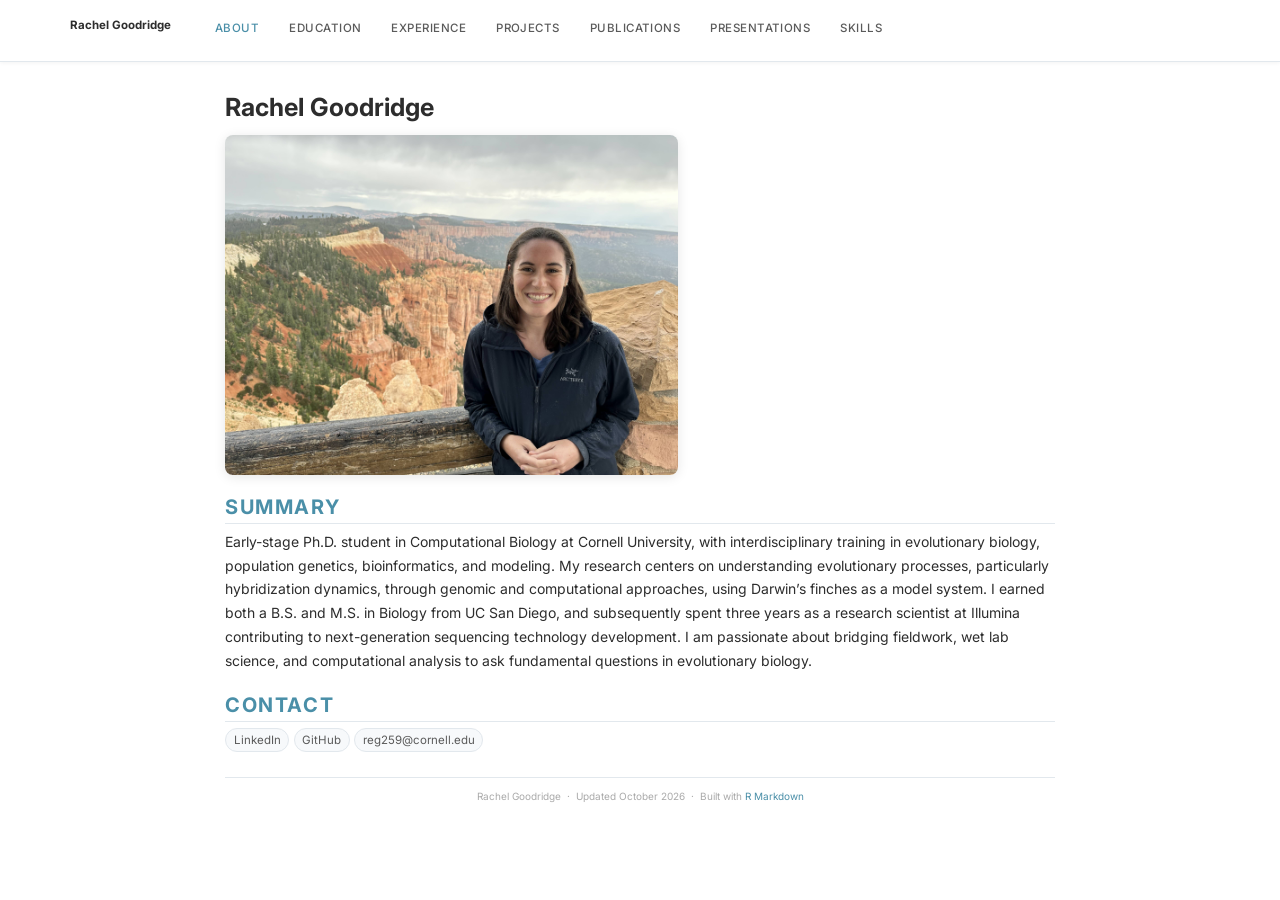
<file: index.html>
<!DOCTYPE html>

<html>

<head>

<meta charset="utf-8" />
<meta name="generator" content="pandoc" />
<meta http-equiv="X-UA-Compatible" content="IE=EDGE" />




<title>Rachel Goodridge</title>

<script src="site_libs/header-attrs-2.32/header-attrs.js"></script>
<script src="site_libs/jquery-3.6.0/jquery-3.6.0.min.js"></script>
<meta name="viewport" content="width=device-width, initial-scale=1" />
<link href="site_libs/bootstrap-3.3.5/css/flatly.min.css" rel="stylesheet" />
<script src="site_libs/bootstrap-3.3.5/js/bootstrap.min.js"></script>
<script src="site_libs/bootstrap-3.3.5/shim/html5shiv.min.js"></script>
<script src="site_libs/bootstrap-3.3.5/shim/respond.min.js"></script>
<style>h1 {font-size: 34px;}
       h1.title {font-size: 38px;}
       h2 {font-size: 30px;}
       h3 {font-size: 24px;}
       h4 {font-size: 18px;}
       h5 {font-size: 16px;}
       h6 {font-size: 12px;}
       code {color: inherit; background-color: rgba(0, 0, 0, 0.04);}
       pre:not([class]) { background-color: white }</style>
<script src="site_libs/navigation-1.1/tabsets.js"></script>
<link href="site_libs/highlightjs-9.12.0/default.css" rel="stylesheet" />
<script src="site_libs/highlightjs-9.12.0/highlight.js"></script>
<link rel="icon" type="image/svg+xml" href="favicon.svg" />
<link rel="shortcut icon" href="favicon.svg" />
<link rel="preconnect" href="https://fonts.googleapis.com">
<link rel="preconnect" href="https://fonts.gstatic.com" crossorigin>
<script>
  document.addEventListener("DOMContentLoaded", function () {
    document.querySelectorAll("a[href]").forEach(function (link) {
      var href = link.getAttribute("href");
      // Open in new tab if external (http/https) or a mailto
      if (href && (href.startsWith("http") || href.startsWith("mailto"))) {
        link.setAttribute("target", "_blank");
        link.setAttribute("rel", "noopener noreferrer");
      }
    });
  });
</script>

<style type="text/css">
  code{white-space: pre-wrap;}
  span.smallcaps{font-variant: small-caps;}
  span.underline{text-decoration: underline;}
  div.column{display: inline-block; vertical-align: top; width: 50%;}
  div.hanging-indent{margin-left: 1.5em; text-indent: -1.5em;}
  ul.task-list{list-style: none;}
    </style>

<style type="text/css">code{white-space: pre;}</style>
<script type="text/javascript">
if (window.hljs) {
  hljs.configure({languages: []});
  hljs.initHighlightingOnLoad();
  if (document.readyState && document.readyState === "complete") {
    window.setTimeout(function() { hljs.initHighlighting(); }, 0);
  }
}
</script>






<link rel="stylesheet" href="custom.css" type="text/css" />



<style type = "text/css">
.main-container {
  max-width: 940px;
  margin-left: auto;
  margin-right: auto;
}
img {
  max-width:100%;
}
.tabbed-pane {
  padding-top: 12px;
}
.html-widget {
  margin-bottom: 20px;
}
button.code-folding-btn:focus {
  outline: none;
}
summary {
  display: list-item;
}
details > summary > p:only-child {
  display: inline;
}
pre code {
  padding: 0;
}
</style>


<style type="text/css">
.dropdown-submenu {
  position: relative;
}
.dropdown-submenu>.dropdown-menu {
  top: 0;
  left: 100%;
  margin-top: -6px;
  margin-left: -1px;
  border-radius: 0 6px 6px 6px;
}
.dropdown-submenu:hover>.dropdown-menu {
  display: block;
}
.dropdown-submenu>a:after {
  display: block;
  content: " ";
  float: right;
  width: 0;
  height: 0;
  border-color: transparent;
  border-style: solid;
  border-width: 5px 0 5px 5px;
  border-left-color: #cccccc;
  margin-top: 5px;
  margin-right: -10px;
}
.dropdown-submenu:hover>a:after {
  border-left-color: #adb5bd;
}
.dropdown-submenu.pull-left {
  float: none;
}
.dropdown-submenu.pull-left>.dropdown-menu {
  left: -100%;
  margin-left: 10px;
  border-radius: 6px 0 6px 6px;
}
</style>

<script type="text/javascript">
// manage active state of menu based on current page
$(document).ready(function () {
  // active menu anchor
  href = window.location.pathname
  href = href.substr(href.lastIndexOf('/') + 1)
  if (href === "")
    href = "index.html";
  var menuAnchor = $('a[href="' + href + '"]');

  // mark the anchor link active (and if it's in a dropdown, also mark that active)
  var dropdown = menuAnchor.closest('li.dropdown');
  if (window.bootstrap) { // Bootstrap 4+
    menuAnchor.addClass('active');
    dropdown.find('> .dropdown-toggle').addClass('active');
  } else { // Bootstrap 3
    menuAnchor.parent().addClass('active');
    dropdown.addClass('active');
  }

  // Navbar adjustments
  var navHeight = $(".navbar").first().height() + 15;
  var style = document.createElement('style');
  var pt = "padding-top: " + navHeight + "px; ";
  var mt = "margin-top: -" + navHeight + "px; ";
  var css = "";
  // offset scroll position for anchor links (for fixed navbar)
  for (var i = 1; i <= 6; i++) {
    css += ".section h" + i + "{ " + pt + mt + "}\n";
  }
  style.innerHTML = "body {" + pt + "padding-bottom: 40px; }\n" + css;
  document.head.appendChild(style);
});
</script>

<!-- tabsets -->

<style type="text/css">
.tabset-dropdown > .nav-tabs {
  display: inline-table;
  max-height: 500px;
  min-height: 44px;
  overflow-y: auto;
  border: 1px solid #ddd;
  border-radius: 4px;
}

.tabset-dropdown > .nav-tabs > li.active:before, .tabset-dropdown > .nav-tabs.nav-tabs-open:before {
  content: "\e259";
  font-family: 'Glyphicons Halflings';
  display: inline-block;
  padding: 10px;
  border-right: 1px solid #ddd;
}

.tabset-dropdown > .nav-tabs.nav-tabs-open > li.active:before {
  content: "\e258";
  font-family: 'Glyphicons Halflings';
  border: none;
}

.tabset-dropdown > .nav-tabs > li.active {
  display: block;
}

.tabset-dropdown > .nav-tabs > li > a,
.tabset-dropdown > .nav-tabs > li > a:focus,
.tabset-dropdown > .nav-tabs > li > a:hover {
  border: none;
  display: inline-block;
  border-radius: 4px;
  background-color: transparent;
}

.tabset-dropdown > .nav-tabs.nav-tabs-open > li {
  display: block;
  float: none;
}

.tabset-dropdown > .nav-tabs > li {
  display: none;
}
</style>

<!-- code folding -->




</head>

<body>


<div class="container-fluid main-container">




<div class="navbar navbar-default  navbar-fixed-top" role="navigation">
  <div class="container">
    <div class="navbar-header">
      <button type="button" class="navbar-toggle collapsed" data-toggle="collapse" data-bs-toggle="collapse" data-target="#navbar" data-bs-target="#navbar">
        <span class="icon-bar"></span>
        <span class="icon-bar"></span>
        <span class="icon-bar"></span>
      </button>
      <a class="navbar-brand" href="index.html">Rachel Goodridge</a>
    </div>
    <div id="navbar" class="navbar-collapse collapse">
      <ul class="nav navbar-nav">
        <li>
  <a href="index.html">About</a>
</li>
<li>
  <a href="edu.html">Education</a>
</li>
<li>
  <a href="exp.html">Experience</a>
</li>
<li>
  <a href="proj.html">Projects</a>
</li>
<li>
  <a href="pub.html">Publications</a>
</li>
<li>
  <a href="pres.html">Presentations</a>
</li>
<li>
  <a href="skills.html">Skills</a>
</li>
      </ul>
      <ul class="nav navbar-nav navbar-right">
        
      </ul>
    </div><!--/.nav-collapse -->
  </div><!--/.container -->
</div><!--/.navbar -->

<div id="header">



<h1 class="title toc-ignore">Rachel Goodridge</h1>

</div>


<p><img src="RGoodridge_BryceCanyon.jpeg" class="profile-photo" style="max-height:340px;" alt="Rachel Goodridge at Bryce Canyon" /></p>
<div id="summary" class="section level2">
<h2>Summary</h2>
<p>Early-stage Ph.D. student in Computational Biology at Cornell
University, with interdisciplinary training in evolutionary biology,
population genetics, bioinformatics, and modeling. My research centers
on understanding evolutionary processes, particularly hybridization
dynamics, through genomic and computational approaches, using Darwin’s
finches as a model system. I earned both a B.S. and M.S. in Biology from
UC San Diego, and subsequently spent three years as a research scientist
at Illumina contributing to next-generation sequencing technology
development. I am passionate about bridging fieldwork, wet lab science,
and computational analysis to ask fundamental questions in evolutionary
biology.</p>
</div>
<div id="contact" class="section level2">
<h2>Contact</h2>
<ul class="contact-list">
<li>
<a href="https://www.linkedin.com/in/rachel-goodridge/">LinkedIn</a>
</li>
<li>
<a href="https://github.com/RachelGoodridge">GitHub</a>
</li>
<li>
<a href="mailto:reg259@cornell.edu">reg259@cornell.edu</a>
</li>
</ul>
</div>

<div class="page-footer">
  Rachel Goodridge &nbsp;&middot;&nbsp; Updated October 2026 &nbsp;&middot;&nbsp;
  Built with <a href="https://rmarkdown.rstudio.com/" style="color:#aaa;">R Markdown</a>
</div>



</div>

<script>

// add bootstrap table styles to pandoc tables
function bootstrapStylePandocTables() {
  $('tr.odd').parent('tbody').parent('table').addClass('table table-condensed');
}
$(document).ready(function () {
  bootstrapStylePandocTables();
});


</script>

<!-- tabsets -->

<script>
$(document).ready(function () {
  window.buildTabsets("TOC");
});

$(document).ready(function () {
  $('.tabset-dropdown > .nav-tabs > li').click(function () {
    $(this).parent().toggleClass('nav-tabs-open');
  });
});
</script>

<!-- code folding -->


<!-- dynamically load mathjax for compatibility with self-contained -->
<script>
  (function () {
    var script = document.createElement("script");
    script.type = "text/javascript";
    script.src  = "https://mathjax.rstudio.com/latest/MathJax.js?config=TeX-AMS-MML_HTMLorMML";
    document.getElementsByTagName("head")[0].appendChild(script);
  })();
</script>

</body>
</html>
</file>
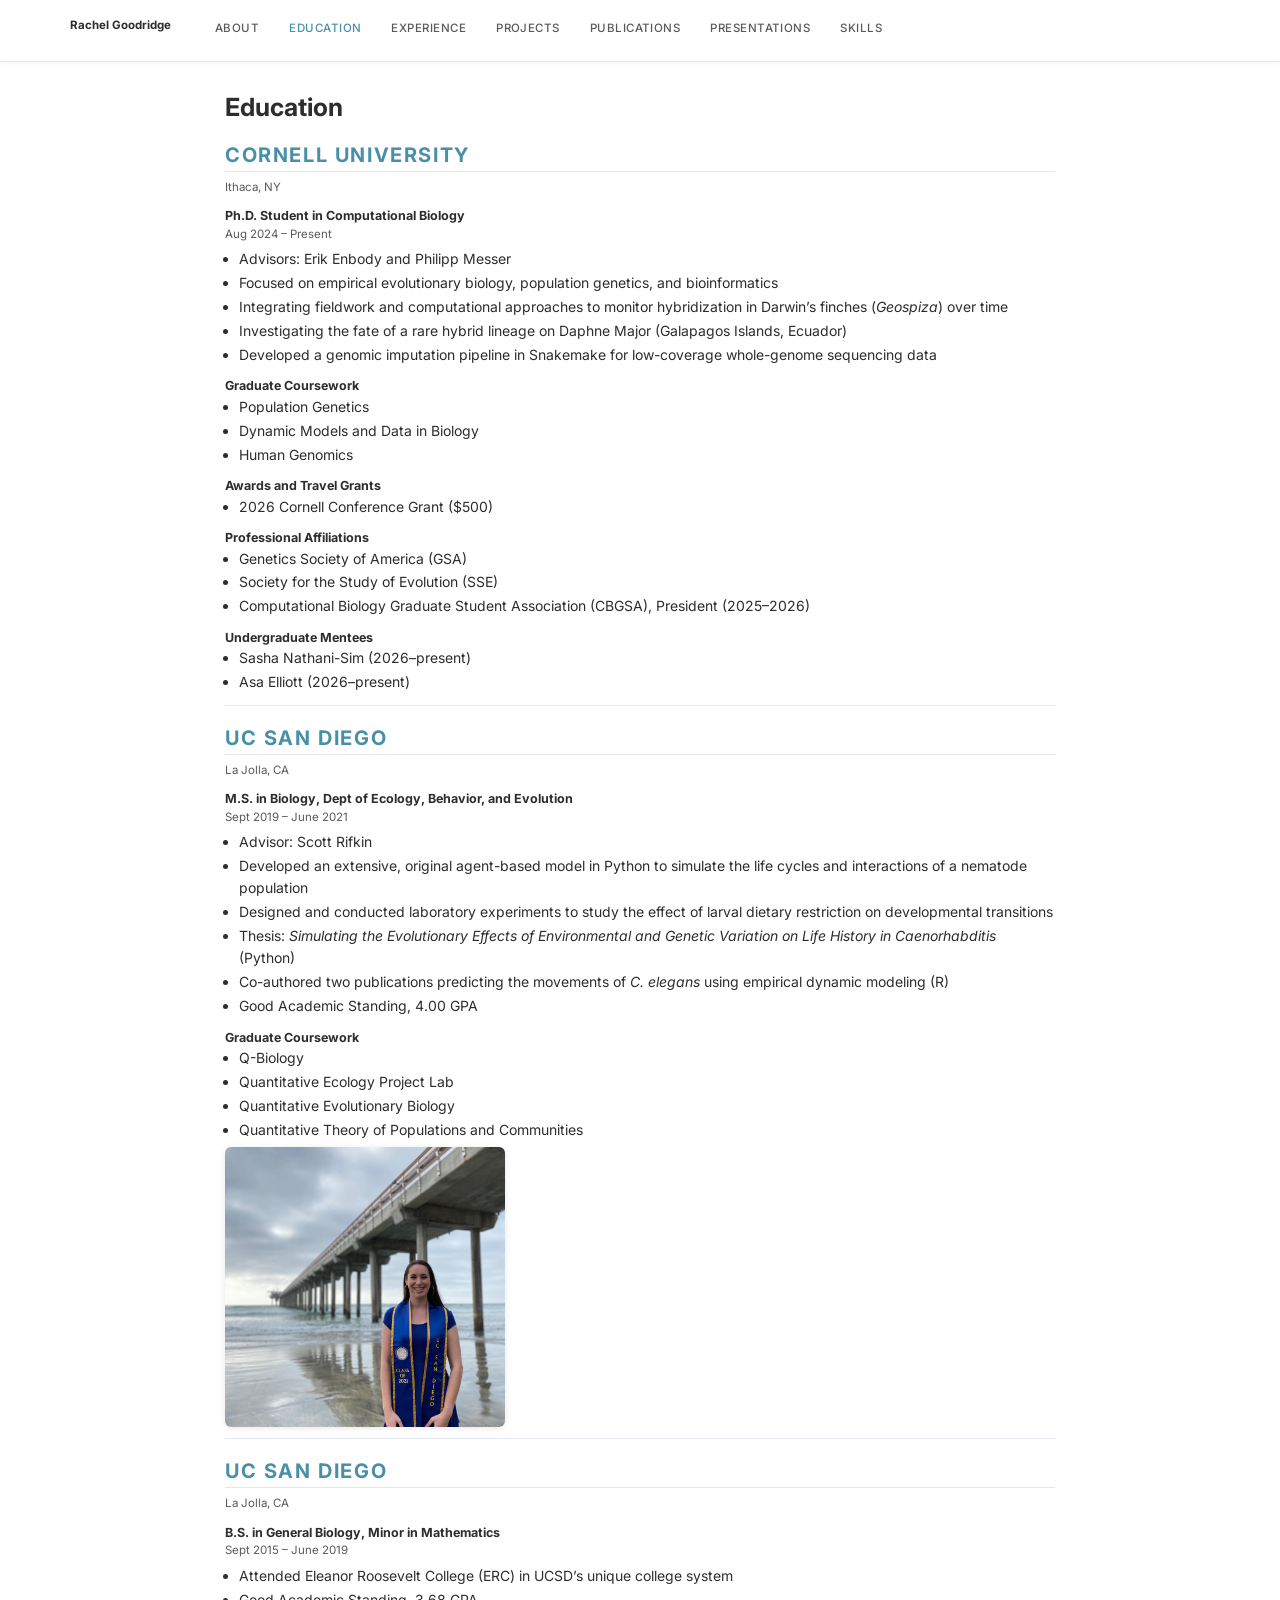
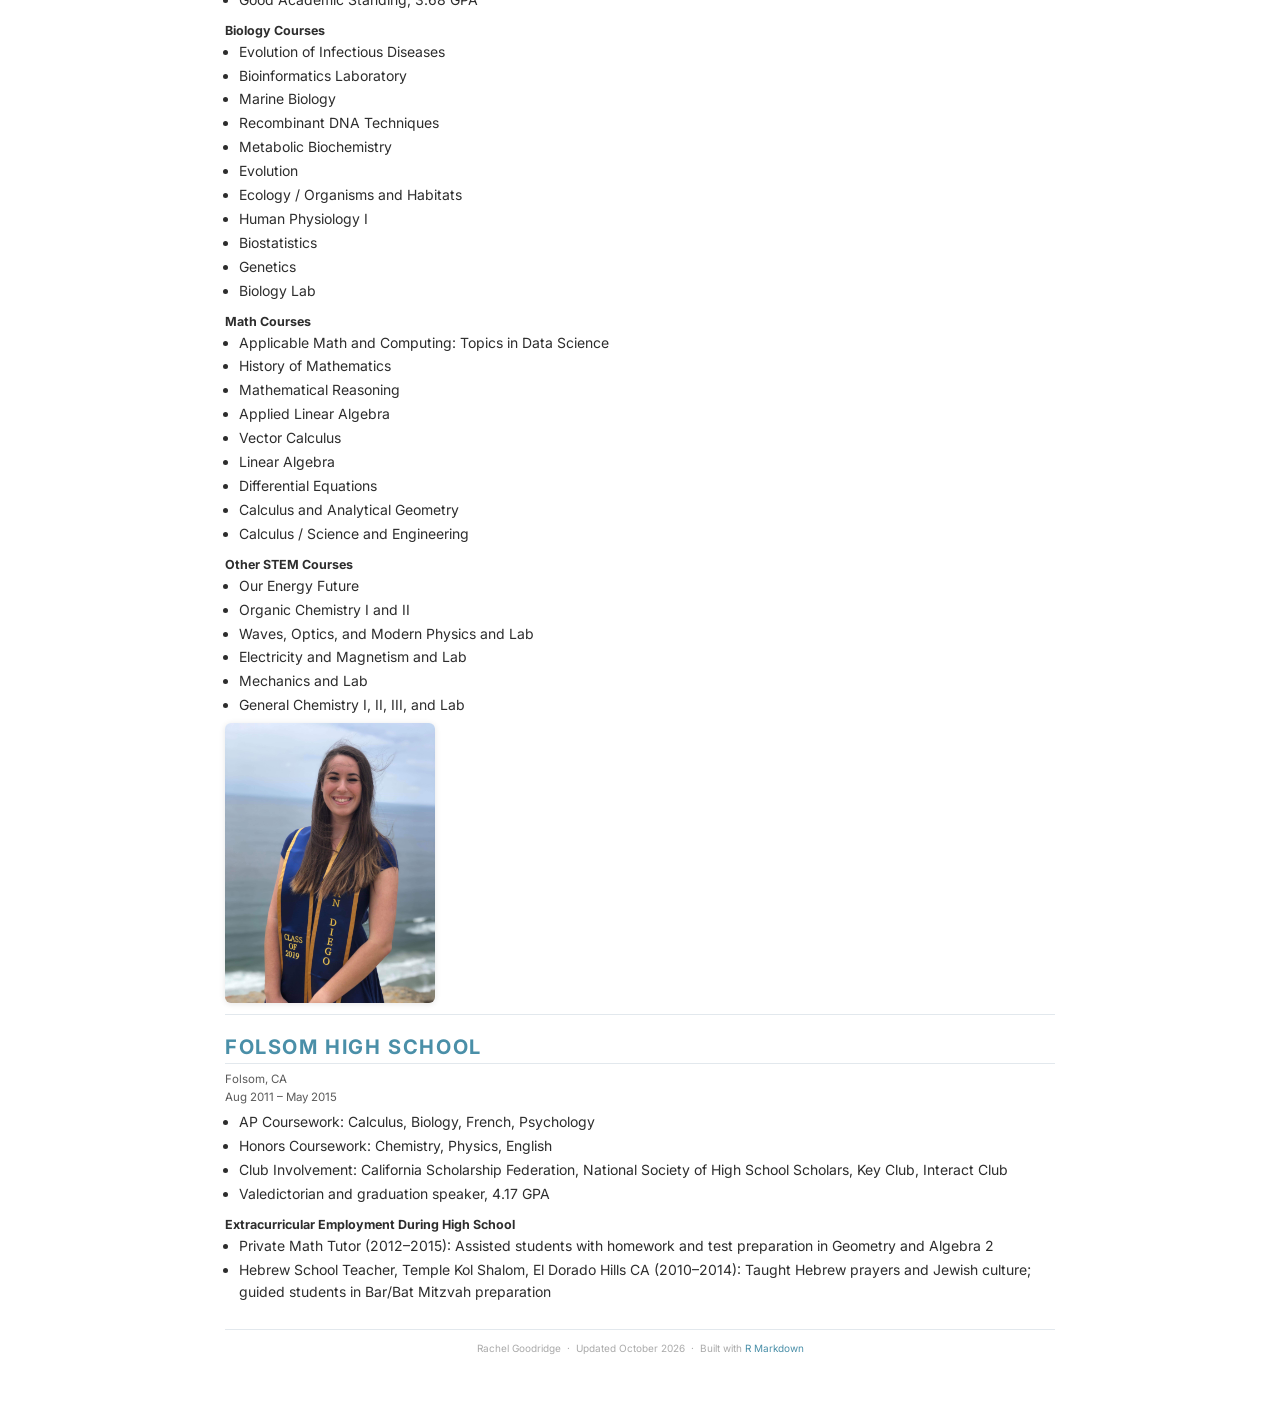
<file: edu.html>
<!DOCTYPE html>

<html>

<head>

<meta charset="utf-8" />
<meta name="generator" content="pandoc" />
<meta http-equiv="X-UA-Compatible" content="IE=EDGE" />




<title>Education</title>

<script src="site_libs/header-attrs-2.32/header-attrs.js"></script>
<script src="site_libs/jquery-3.6.0/jquery-3.6.0.min.js"></script>
<meta name="viewport" content="width=device-width, initial-scale=1" />
<link href="site_libs/bootstrap-3.3.5/css/flatly.min.css" rel="stylesheet" />
<script src="site_libs/bootstrap-3.3.5/js/bootstrap.min.js"></script>
<script src="site_libs/bootstrap-3.3.5/shim/html5shiv.min.js"></script>
<script src="site_libs/bootstrap-3.3.5/shim/respond.min.js"></script>
<style>h1 {font-size: 34px;}
       h1.title {font-size: 38px;}
       h2 {font-size: 30px;}
       h3 {font-size: 24px;}
       h4 {font-size: 18px;}
       h5 {font-size: 16px;}
       h6 {font-size: 12px;}
       code {color: inherit; background-color: rgba(0, 0, 0, 0.04);}
       pre:not([class]) { background-color: white }</style>
<script src="site_libs/navigation-1.1/tabsets.js"></script>
<link href="site_libs/highlightjs-9.12.0/default.css" rel="stylesheet" />
<script src="site_libs/highlightjs-9.12.0/highlight.js"></script>
<link rel="icon" type="image/svg+xml" href="favicon.svg" />
<link rel="shortcut icon" href="favicon.svg" />
<link rel="preconnect" href="https://fonts.googleapis.com">
<link rel="preconnect" href="https://fonts.gstatic.com" crossorigin>
<script>
  document.addEventListener("DOMContentLoaded", function () {
    document.querySelectorAll("a[href]").forEach(function (link) {
      var href = link.getAttribute("href");
      // Open in new tab if external (http/https) or a mailto
      if (href && (href.startsWith("http") || href.startsWith("mailto"))) {
        link.setAttribute("target", "_blank");
        link.setAttribute("rel", "noopener noreferrer");
      }
    });
  });
</script>

<style type="text/css">
  code{white-space: pre-wrap;}
  span.smallcaps{font-variant: small-caps;}
  span.underline{text-decoration: underline;}
  div.column{display: inline-block; vertical-align: top; width: 50%;}
  div.hanging-indent{margin-left: 1.5em; text-indent: -1.5em;}
  ul.task-list{list-style: none;}
    </style>

<style type="text/css">code{white-space: pre;}</style>
<script type="text/javascript">
if (window.hljs) {
  hljs.configure({languages: []});
  hljs.initHighlightingOnLoad();
  if (document.readyState && document.readyState === "complete") {
    window.setTimeout(function() { hljs.initHighlighting(); }, 0);
  }
}
</script>






<link rel="stylesheet" href="custom.css" type="text/css" />



<style type = "text/css">
.main-container {
  max-width: 940px;
  margin-left: auto;
  margin-right: auto;
}
img {
  max-width:100%;
}
.tabbed-pane {
  padding-top: 12px;
}
.html-widget {
  margin-bottom: 20px;
}
button.code-folding-btn:focus {
  outline: none;
}
summary {
  display: list-item;
}
details > summary > p:only-child {
  display: inline;
}
pre code {
  padding: 0;
}
</style>


<style type="text/css">
.dropdown-submenu {
  position: relative;
}
.dropdown-submenu>.dropdown-menu {
  top: 0;
  left: 100%;
  margin-top: -6px;
  margin-left: -1px;
  border-radius: 0 6px 6px 6px;
}
.dropdown-submenu:hover>.dropdown-menu {
  display: block;
}
.dropdown-submenu>a:after {
  display: block;
  content: " ";
  float: right;
  width: 0;
  height: 0;
  border-color: transparent;
  border-style: solid;
  border-width: 5px 0 5px 5px;
  border-left-color: #cccccc;
  margin-top: 5px;
  margin-right: -10px;
}
.dropdown-submenu:hover>a:after {
  border-left-color: #adb5bd;
}
.dropdown-submenu.pull-left {
  float: none;
}
.dropdown-submenu.pull-left>.dropdown-menu {
  left: -100%;
  margin-left: 10px;
  border-radius: 6px 0 6px 6px;
}
</style>

<script type="text/javascript">
// manage active state of menu based on current page
$(document).ready(function () {
  // active menu anchor
  href = window.location.pathname
  href = href.substr(href.lastIndexOf('/') + 1)
  if (href === "")
    href = "index.html";
  var menuAnchor = $('a[href="' + href + '"]');

  // mark the anchor link active (and if it's in a dropdown, also mark that active)
  var dropdown = menuAnchor.closest('li.dropdown');
  if (window.bootstrap) { // Bootstrap 4+
    menuAnchor.addClass('active');
    dropdown.find('> .dropdown-toggle').addClass('active');
  } else { // Bootstrap 3
    menuAnchor.parent().addClass('active');
    dropdown.addClass('active');
  }

  // Navbar adjustments
  var navHeight = $(".navbar").first().height() + 15;
  var style = document.createElement('style');
  var pt = "padding-top: " + navHeight + "px; ";
  var mt = "margin-top: -" + navHeight + "px; ";
  var css = "";
  // offset scroll position for anchor links (for fixed navbar)
  for (var i = 1; i <= 6; i++) {
    css += ".section h" + i + "{ " + pt + mt + "}\n";
  }
  style.innerHTML = "body {" + pt + "padding-bottom: 40px; }\n" + css;
  document.head.appendChild(style);
});
</script>

<!-- tabsets -->

<style type="text/css">
.tabset-dropdown > .nav-tabs {
  display: inline-table;
  max-height: 500px;
  min-height: 44px;
  overflow-y: auto;
  border: 1px solid #ddd;
  border-radius: 4px;
}

.tabset-dropdown > .nav-tabs > li.active:before, .tabset-dropdown > .nav-tabs.nav-tabs-open:before {
  content: "\e259";
  font-family: 'Glyphicons Halflings';
  display: inline-block;
  padding: 10px;
  border-right: 1px solid #ddd;
}

.tabset-dropdown > .nav-tabs.nav-tabs-open > li.active:before {
  content: "\e258";
  font-family: 'Glyphicons Halflings';
  border: none;
}

.tabset-dropdown > .nav-tabs > li.active {
  display: block;
}

.tabset-dropdown > .nav-tabs > li > a,
.tabset-dropdown > .nav-tabs > li > a:focus,
.tabset-dropdown > .nav-tabs > li > a:hover {
  border: none;
  display: inline-block;
  border-radius: 4px;
  background-color: transparent;
}

.tabset-dropdown > .nav-tabs.nav-tabs-open > li {
  display: block;
  float: none;
}

.tabset-dropdown > .nav-tabs > li {
  display: none;
}
</style>

<!-- code folding -->




</head>

<body>


<div class="container-fluid main-container">




<div class="navbar navbar-default  navbar-fixed-top" role="navigation">
  <div class="container">
    <div class="navbar-header">
      <button type="button" class="navbar-toggle collapsed" data-toggle="collapse" data-bs-toggle="collapse" data-target="#navbar" data-bs-target="#navbar">
        <span class="icon-bar"></span>
        <span class="icon-bar"></span>
        <span class="icon-bar"></span>
      </button>
      <a class="navbar-brand" href="index.html">Rachel Goodridge</a>
    </div>
    <div id="navbar" class="navbar-collapse collapse">
      <ul class="nav navbar-nav">
        <li>
  <a href="index.html">About</a>
</li>
<li>
  <a href="edu.html">Education</a>
</li>
<li>
  <a href="exp.html">Experience</a>
</li>
<li>
  <a href="proj.html">Projects</a>
</li>
<li>
  <a href="pub.html">Publications</a>
</li>
<li>
  <a href="pres.html">Presentations</a>
</li>
<li>
  <a href="skills.html">Skills</a>
</li>
      </ul>
      <ul class="nav navbar-nav navbar-right">
        
      </ul>
    </div><!--/.nav-collapse -->
  </div><!--/.container -->
</div><!--/.navbar -->

<div id="header">



<h1 class="title toc-ignore">Education</h1>

</div>


<div id="cornell-university" class="section level2">
<h2><a href="https://www.cornell.edu/">Cornell University</a></h2>
<p class="entry-meta">
Ithaca, NY
</p>
<div id="ph.d.-student-in-computational-biology" class="section level3">
<h3>Ph.D. Student in Computational Biology</h3>
<p class="entry-meta">
Aug 2024 – Present
</p>
<ul>
<li>Advisors: Erik Enbody and Philipp Messer</li>
<li>Focused on empirical evolutionary biology, population genetics, and
bioinformatics</li>
<li>Integrating fieldwork and computational approaches to monitor
hybridization in Darwin’s finches (<em>Geospiza</em>) over time</li>
<li>Investigating the fate of a rare hybrid lineage on Daphne Major
(Galapagos Islands, Ecuador)</li>
<li>Developed a genomic imputation pipeline in Snakemake for
low-coverage whole-genome sequencing data</li>
</ul>
</div>
<div id="graduate-coursework" class="section level3">
<h3>Graduate Coursework</h3>
<ul>
<li>Population Genetics</li>
<li>Dynamic Models and Data in Biology</li>
<li>Human Genomics</li>
</ul>
</div>
<div id="awards-and-travel-grants" class="section level3">
<h3>Awards and Travel Grants</h3>
<ul>
<li>2026 Cornell Conference Grant ($500)</li>
</ul>
</div>
<div id="professional-affiliations" class="section level3">
<h3>Professional Affiliations</h3>
<ul>
<li>Genetics Society of America (GSA)</li>
<li>Society for the Study of Evolution (SSE)</li>
<li>Computational Biology Graduate Student Association (CBGSA),
President (2025–2026)</li>
</ul>
</div>
<div id="undergraduate-mentees" class="section level3">
<h3>Undergraduate Mentees</h3>
<ul>
<li>Sasha Nathani-Sim (2026–present)</li>
<li>Asa Elliott (2026–present)</li>
</ul>
<hr />
</div>
</div>
<div id="uc-san-diego" class="section level2">
<h2><a href="https://ucsd.edu/">UC San Diego</a></h2>
<p class="entry-meta">
La Jolla, CA
</p>
<div id="m.s.-in-biology-dept-of-ecology-behavior-and-evolution"
class="section level3">
<h3>M.S. in Biology, Dept of Ecology, Behavior, and Evolution</h3>
<p class="entry-meta">
Sept 2019 – June 2021
</p>
<ul>
<li>Advisor: Scott Rifkin</li>
<li>Developed an extensive, original agent-based model in Python to
simulate the life cycles and interactions of a nematode population</li>
<li>Designed and conducted laboratory experiments to study the effect of
larval dietary restriction on developmental transitions</li>
<li>Thesis: <em>Simulating the Evolutionary Effects of Environmental and
Genetic Variation on Life History in Caenorhabditis</em> (Python)</li>
<li>Co-authored two publications predicting the movements of <em>C.
elegans</em> using empirical dynamic modeling (R)</li>
<li>Good Academic Standing, 4.00 GPA</li>
</ul>
</div>
<div id="graduate-coursework-1" class="section level3">
<h3>Graduate Coursework</h3>
<ul>
<li>Q-Biology</li>
<li>Quantitative Ecology Project Lab</li>
<li>Quantitative Evolutionary Biology</li>
<li>Quantitative Theory of Populations and Communities</li>
</ul>
<p><img src="RG_Grad_Photo_2021.png" class="edu-photo" style="max-height:280px;" alt="UCSD MS Graduation 2021" /></p>
<hr />
</div>
</div>
<div id="uc-san-diego-1" class="section level2">
<h2><a href="https://ucsd.edu/">UC San Diego</a></h2>
<p class="entry-meta">
La Jolla, CA
</p>
<div id="b.s.-in-general-biology-minor-in-mathematics"
class="section level3">
<h3>B.S. in General Biology, Minor in Mathematics</h3>
<p class="entry-meta">
Sept 2015 – June 2019
</p>
<ul>
<li>Attended Eleanor Roosevelt College (ERC) in UCSD’s unique college
system</li>
<li>Good Academic Standing, 3.68 GPA</li>
</ul>
</div>
<div id="biology-courses" class="section level3">
<h3>Biology Courses</h3>
<ul>
<li>Evolution of Infectious Diseases</li>
<li>Bioinformatics Laboratory</li>
<li>Marine Biology</li>
<li>Recombinant DNA Techniques</li>
<li>Metabolic Biochemistry</li>
<li>Evolution</li>
<li>Ecology / Organisms and Habitats</li>
<li>Human Physiology I</li>
<li>Biostatistics</li>
<li>Genetics</li>
<li>Biology Lab</li>
</ul>
</div>
<div id="math-courses" class="section level3">
<h3>Math Courses</h3>
<ul>
<li>Applicable Math and Computing: Topics in Data Science</li>
<li>History of Mathematics</li>
<li>Mathematical Reasoning</li>
<li>Applied Linear Algebra</li>
<li>Vector Calculus</li>
<li>Linear Algebra</li>
<li>Differential Equations</li>
<li>Calculus and Analytical Geometry</li>
<li>Calculus / Science and Engineering</li>
</ul>
</div>
<div id="other-stem-courses" class="section level3">
<h3>Other STEM Courses</h3>
<ul>
<li>Our Energy Future</li>
<li>Organic Chemistry I and II</li>
<li>Waves, Optics, and Modern Physics and Lab</li>
<li>Electricity and Magnetism and Lab</li>
<li>Mechanics and Lab</li>
<li>General Chemistry I, II, III, and Lab</li>
</ul>
<p><img src="RG_Grad_Photo_2019.jpeg" class="edu-photo" style="max-height:280px;" alt="UCSD BS Graduation 2019" /></p>
<hr />
</div>
</div>
<div id="folsom-high-school" class="section level2">
<h2><a href="https://www.fcusd.org/fhs">Folsom High School</a></h2>
<p class="entry-meta">
Folsom, CA<br>Aug 2011 – May 2015
</p>
<ul>
<li>AP Coursework: Calculus, Biology, French, Psychology</li>
<li>Honors Coursework: Chemistry, Physics, English</li>
<li>Club Involvement: California Scholarship Federation, National
Society of High School Scholars, Key Club, Interact Club</li>
<li>Valedictorian and graduation speaker, 4.17 GPA</li>
</ul>
<div id="extracurricular-employment-during-high-school"
class="section level3">
<h3>Extracurricular Employment During High School</h3>
<ul>
<li>Private Math Tutor (2012–2015): Assisted students with homework and
test preparation in Geometry and Algebra 2</li>
<li>Hebrew School Teacher, Temple Kol Shalom, El Dorado Hills CA
(2010–2014): Taught Hebrew prayers and Jewish culture; guided students
in Bar/Bat Mitzvah preparation</li>
</ul>
</div>
</div>

<div class="page-footer">
  Rachel Goodridge &nbsp;&middot;&nbsp; Updated October 2026 &nbsp;&middot;&nbsp;
  Built with <a href="https://rmarkdown.rstudio.com/" style="color:#aaa;">R Markdown</a>
</div>



</div>

<script>

// add bootstrap table styles to pandoc tables
function bootstrapStylePandocTables() {
  $('tr.odd').parent('tbody').parent('table').addClass('table table-condensed');
}
$(document).ready(function () {
  bootstrapStylePandocTables();
});


</script>

<!-- tabsets -->

<script>
$(document).ready(function () {
  window.buildTabsets("TOC");
});

$(document).ready(function () {
  $('.tabset-dropdown > .nav-tabs > li').click(function () {
    $(this).parent().toggleClass('nav-tabs-open');
  });
});
</script>

<!-- code folding -->


<!-- dynamically load mathjax for compatibility with self-contained -->
<script>
  (function () {
    var script = document.createElement("script");
    script.type = "text/javascript";
    script.src  = "https://mathjax.rstudio.com/latest/MathJax.js?config=TeX-AMS-MML_HTMLorMML";
    document.getElementsByTagName("head")[0].appendChild(script);
  })();
</script>

</body>
</html>
</file>
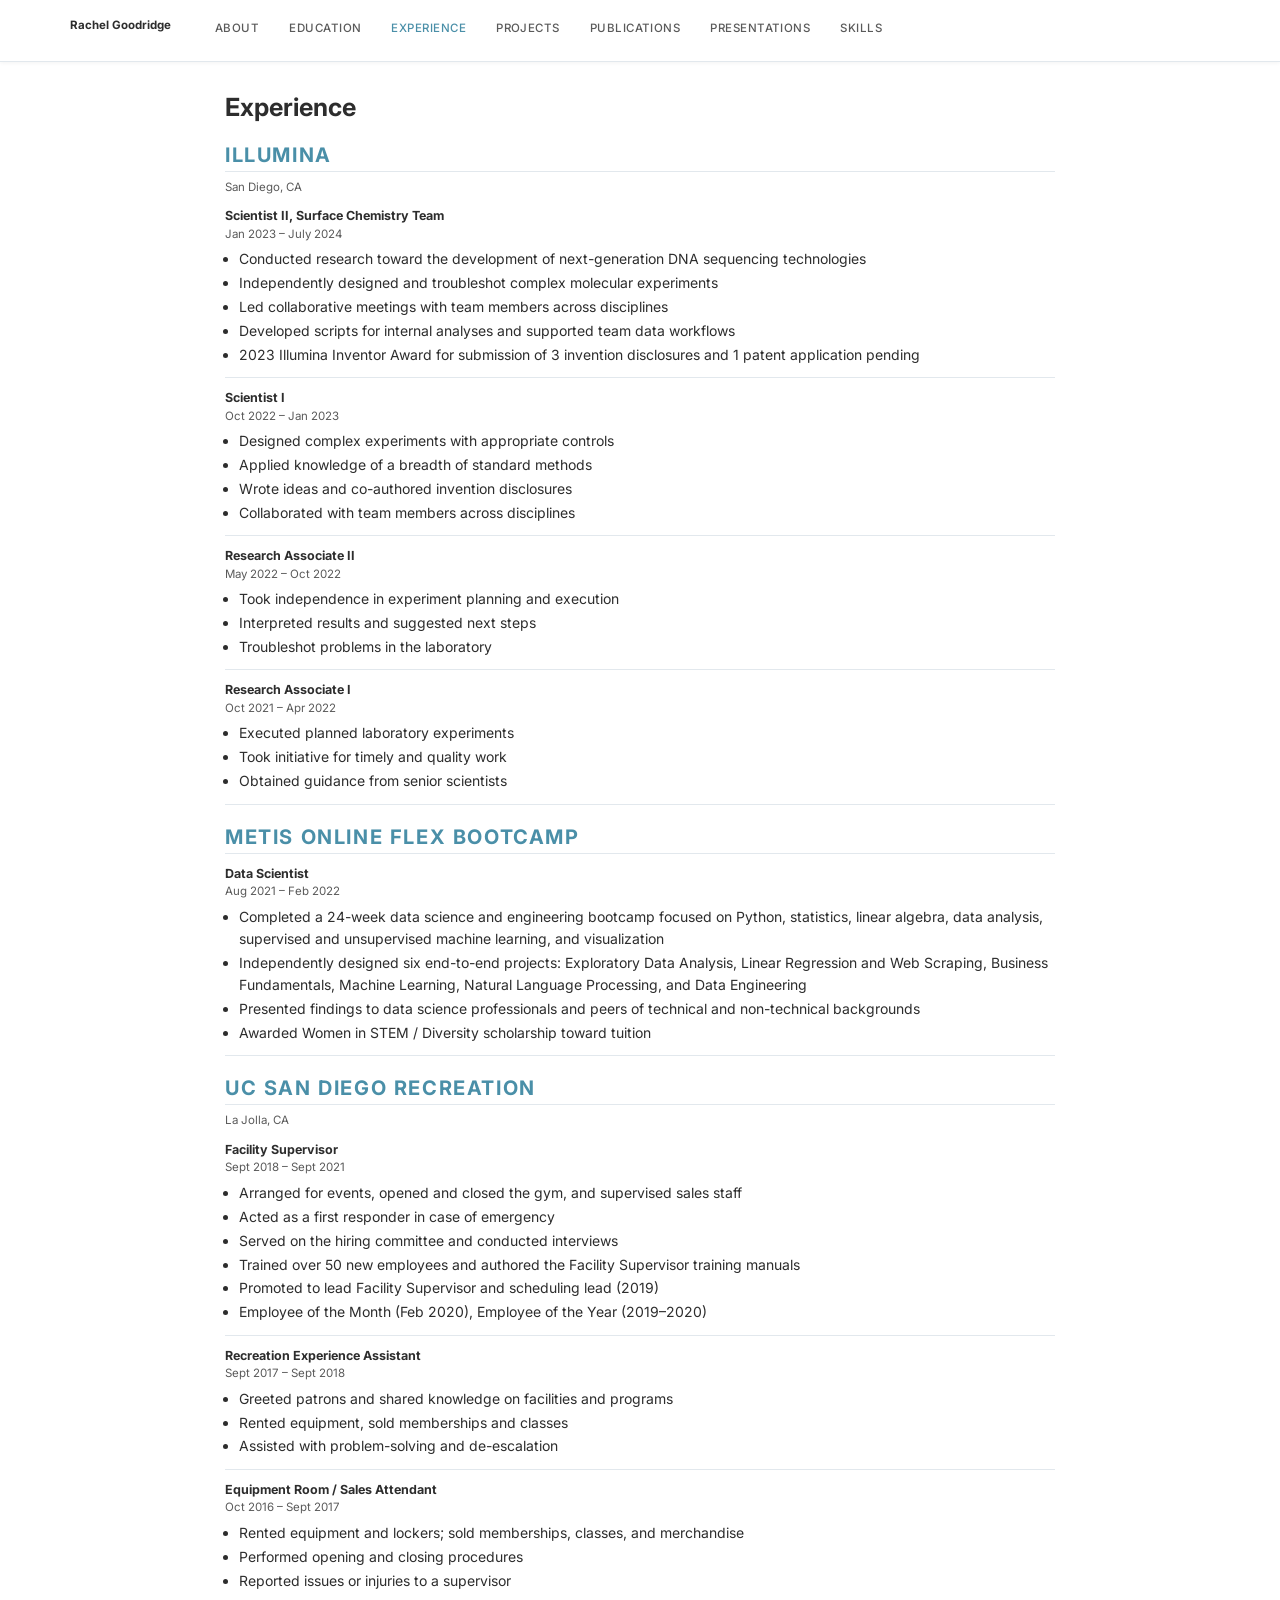
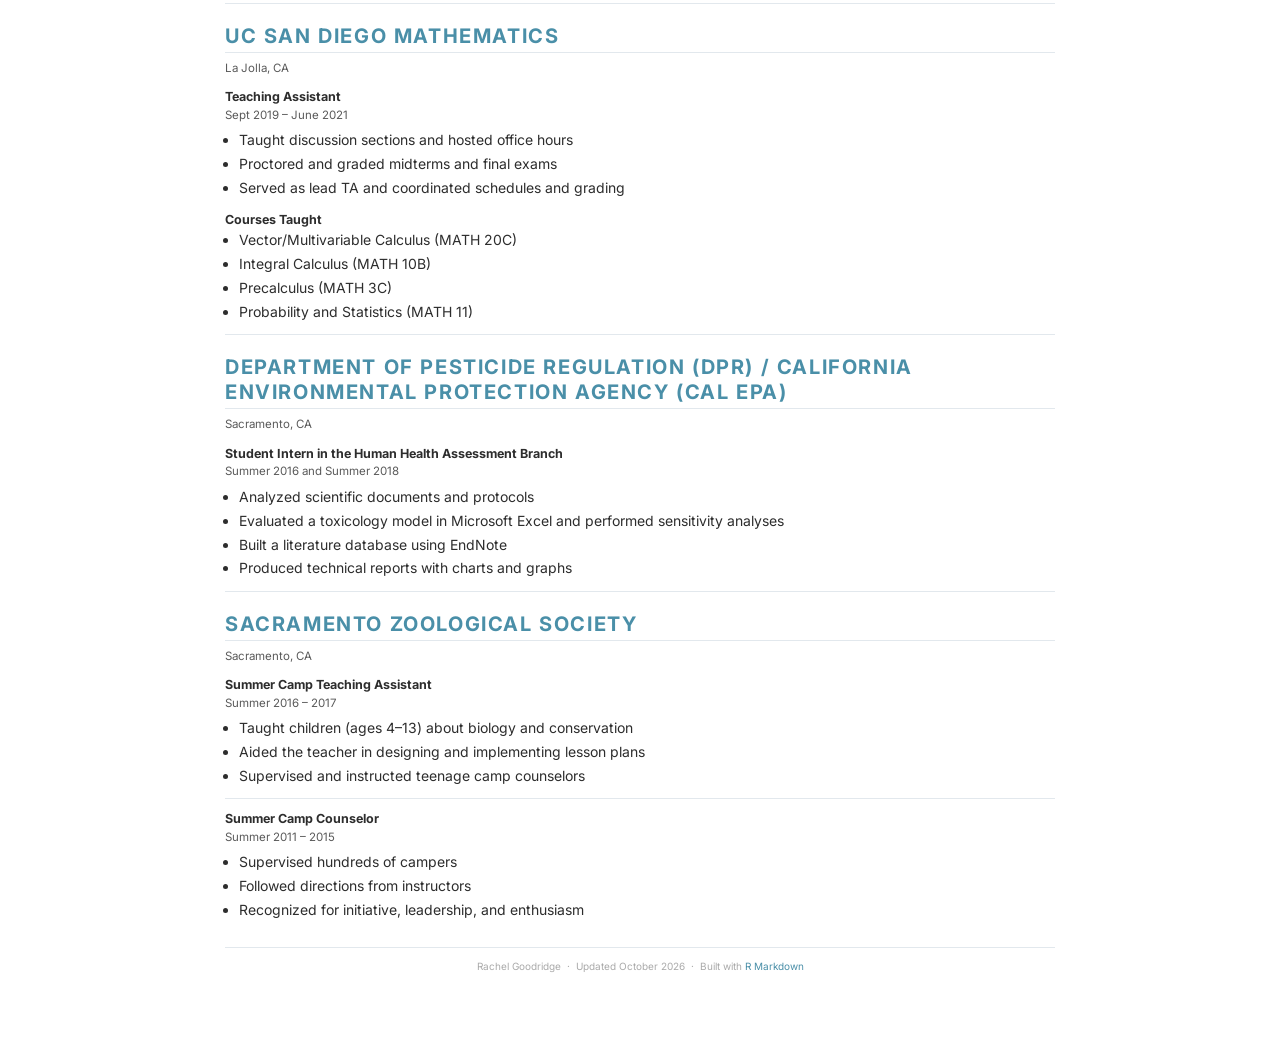
<file: exp.html>
<!DOCTYPE html>

<html>

<head>

<meta charset="utf-8" />
<meta name="generator" content="pandoc" />
<meta http-equiv="X-UA-Compatible" content="IE=EDGE" />




<title>Experience</title>

<script src="site_libs/header-attrs-2.32/header-attrs.js"></script>
<script src="site_libs/jquery-3.6.0/jquery-3.6.0.min.js"></script>
<meta name="viewport" content="width=device-width, initial-scale=1" />
<link href="site_libs/bootstrap-3.3.5/css/flatly.min.css" rel="stylesheet" />
<script src="site_libs/bootstrap-3.3.5/js/bootstrap.min.js"></script>
<script src="site_libs/bootstrap-3.3.5/shim/html5shiv.min.js"></script>
<script src="site_libs/bootstrap-3.3.5/shim/respond.min.js"></script>
<style>h1 {font-size: 34px;}
       h1.title {font-size: 38px;}
       h2 {font-size: 30px;}
       h3 {font-size: 24px;}
       h4 {font-size: 18px;}
       h5 {font-size: 16px;}
       h6 {font-size: 12px;}
       code {color: inherit; background-color: rgba(0, 0, 0, 0.04);}
       pre:not([class]) { background-color: white }</style>
<script src="site_libs/navigation-1.1/tabsets.js"></script>
<link href="site_libs/highlightjs-9.12.0/default.css" rel="stylesheet" />
<script src="site_libs/highlightjs-9.12.0/highlight.js"></script>
<link rel="icon" type="image/svg+xml" href="favicon.svg" />
<link rel="shortcut icon" href="favicon.svg" />
<link rel="preconnect" href="https://fonts.googleapis.com">
<link rel="preconnect" href="https://fonts.gstatic.com" crossorigin>
<script>
  document.addEventListener("DOMContentLoaded", function () {
    document.querySelectorAll("a[href]").forEach(function (link) {
      var href = link.getAttribute("href");
      // Open in new tab if external (http/https) or a mailto
      if (href && (href.startsWith("http") || href.startsWith("mailto"))) {
        link.setAttribute("target", "_blank");
        link.setAttribute("rel", "noopener noreferrer");
      }
    });
  });
</script>

<style type="text/css">
  code{white-space: pre-wrap;}
  span.smallcaps{font-variant: small-caps;}
  span.underline{text-decoration: underline;}
  div.column{display: inline-block; vertical-align: top; width: 50%;}
  div.hanging-indent{margin-left: 1.5em; text-indent: -1.5em;}
  ul.task-list{list-style: none;}
    </style>

<style type="text/css">code{white-space: pre;}</style>
<script type="text/javascript">
if (window.hljs) {
  hljs.configure({languages: []});
  hljs.initHighlightingOnLoad();
  if (document.readyState && document.readyState === "complete") {
    window.setTimeout(function() { hljs.initHighlighting(); }, 0);
  }
}
</script>






<link rel="stylesheet" href="custom.css" type="text/css" />



<style type = "text/css">
.main-container {
  max-width: 940px;
  margin-left: auto;
  margin-right: auto;
}
img {
  max-width:100%;
}
.tabbed-pane {
  padding-top: 12px;
}
.html-widget {
  margin-bottom: 20px;
}
button.code-folding-btn:focus {
  outline: none;
}
summary {
  display: list-item;
}
details > summary > p:only-child {
  display: inline;
}
pre code {
  padding: 0;
}
</style>


<style type="text/css">
.dropdown-submenu {
  position: relative;
}
.dropdown-submenu>.dropdown-menu {
  top: 0;
  left: 100%;
  margin-top: -6px;
  margin-left: -1px;
  border-radius: 0 6px 6px 6px;
}
.dropdown-submenu:hover>.dropdown-menu {
  display: block;
}
.dropdown-submenu>a:after {
  display: block;
  content: " ";
  float: right;
  width: 0;
  height: 0;
  border-color: transparent;
  border-style: solid;
  border-width: 5px 0 5px 5px;
  border-left-color: #cccccc;
  margin-top: 5px;
  margin-right: -10px;
}
.dropdown-submenu:hover>a:after {
  border-left-color: #adb5bd;
}
.dropdown-submenu.pull-left {
  float: none;
}
.dropdown-submenu.pull-left>.dropdown-menu {
  left: -100%;
  margin-left: 10px;
  border-radius: 6px 0 6px 6px;
}
</style>

<script type="text/javascript">
// manage active state of menu based on current page
$(document).ready(function () {
  // active menu anchor
  href = window.location.pathname
  href = href.substr(href.lastIndexOf('/') + 1)
  if (href === "")
    href = "index.html";
  var menuAnchor = $('a[href="' + href + '"]');

  // mark the anchor link active (and if it's in a dropdown, also mark that active)
  var dropdown = menuAnchor.closest('li.dropdown');
  if (window.bootstrap) { // Bootstrap 4+
    menuAnchor.addClass('active');
    dropdown.find('> .dropdown-toggle').addClass('active');
  } else { // Bootstrap 3
    menuAnchor.parent().addClass('active');
    dropdown.addClass('active');
  }

  // Navbar adjustments
  var navHeight = $(".navbar").first().height() + 15;
  var style = document.createElement('style');
  var pt = "padding-top: " + navHeight + "px; ";
  var mt = "margin-top: -" + navHeight + "px; ";
  var css = "";
  // offset scroll position for anchor links (for fixed navbar)
  for (var i = 1; i <= 6; i++) {
    css += ".section h" + i + "{ " + pt + mt + "}\n";
  }
  style.innerHTML = "body {" + pt + "padding-bottom: 40px; }\n" + css;
  document.head.appendChild(style);
});
</script>

<!-- tabsets -->

<style type="text/css">
.tabset-dropdown > .nav-tabs {
  display: inline-table;
  max-height: 500px;
  min-height: 44px;
  overflow-y: auto;
  border: 1px solid #ddd;
  border-radius: 4px;
}

.tabset-dropdown > .nav-tabs > li.active:before, .tabset-dropdown > .nav-tabs.nav-tabs-open:before {
  content: "\e259";
  font-family: 'Glyphicons Halflings';
  display: inline-block;
  padding: 10px;
  border-right: 1px solid #ddd;
}

.tabset-dropdown > .nav-tabs.nav-tabs-open > li.active:before {
  content: "\e258";
  font-family: 'Glyphicons Halflings';
  border: none;
}

.tabset-dropdown > .nav-tabs > li.active {
  display: block;
}

.tabset-dropdown > .nav-tabs > li > a,
.tabset-dropdown > .nav-tabs > li > a:focus,
.tabset-dropdown > .nav-tabs > li > a:hover {
  border: none;
  display: inline-block;
  border-radius: 4px;
  background-color: transparent;
}

.tabset-dropdown > .nav-tabs.nav-tabs-open > li {
  display: block;
  float: none;
}

.tabset-dropdown > .nav-tabs > li {
  display: none;
}
</style>

<!-- code folding -->




</head>

<body>


<div class="container-fluid main-container">




<div class="navbar navbar-default  navbar-fixed-top" role="navigation">
  <div class="container">
    <div class="navbar-header">
      <button type="button" class="navbar-toggle collapsed" data-toggle="collapse" data-bs-toggle="collapse" data-target="#navbar" data-bs-target="#navbar">
        <span class="icon-bar"></span>
        <span class="icon-bar"></span>
        <span class="icon-bar"></span>
      </button>
      <a class="navbar-brand" href="index.html">Rachel Goodridge</a>
    </div>
    <div id="navbar" class="navbar-collapse collapse">
      <ul class="nav navbar-nav">
        <li>
  <a href="index.html">About</a>
</li>
<li>
  <a href="edu.html">Education</a>
</li>
<li>
  <a href="exp.html">Experience</a>
</li>
<li>
  <a href="proj.html">Projects</a>
</li>
<li>
  <a href="pub.html">Publications</a>
</li>
<li>
  <a href="pres.html">Presentations</a>
</li>
<li>
  <a href="skills.html">Skills</a>
</li>
      </ul>
      <ul class="nav navbar-nav navbar-right">
        
      </ul>
    </div><!--/.nav-collapse -->
  </div><!--/.container -->
</div><!--/.navbar -->

<div id="header">



<h1 class="title toc-ignore">Experience</h1>

</div>


<div id="illumina" class="section level2">
<h2><a href="https://www.illumina.com/">Illumina</a></h2>
<p class="entry-meta">
San Diego, CA
</p>
<div id="scientist-ii-surface-chemistry-team" class="section level3">
<h3>Scientist II, Surface Chemistry Team</h3>
<p class="entry-meta">
Jan 2023 – July 2024
</p>
<ul>
<li>Conducted research toward the development of next-generation DNA
sequencing technologies</li>
<li>Independently designed and troubleshot complex molecular
experiments</li>
<li>Led collaborative meetings with team members across disciplines</li>
<li>Developed scripts for internal analyses and supported team data
workflows</li>
<li>2023 Illumina Inventor Award for submission of 3 invention
disclosures and 1 patent application pending</li>
</ul>
<hr />
</div>
<div id="scientist-i" class="section level3">
<h3>Scientist I</h3>
<p class="entry-meta">
Oct 2022 – Jan 2023
</p>
<ul>
<li>Designed complex experiments with appropriate controls</li>
<li>Applied knowledge of a breadth of standard methods</li>
<li>Wrote ideas and co-authored invention disclosures</li>
<li>Collaborated with team members across disciplines</li>
</ul>
<hr />
</div>
<div id="research-associate-ii" class="section level3">
<h3>Research Associate II</h3>
<p class="entry-meta">
May 2022 – Oct 2022
</p>
<ul>
<li>Took independence in experiment planning and execution</li>
<li>Interpreted results and suggested next steps</li>
<li>Troubleshot problems in the laboratory</li>
</ul>
<hr />
</div>
<div id="research-associate-i" class="section level3">
<h3>Research Associate I</h3>
<p class="entry-meta">
Oct 2021 – Apr 2022
</p>
<ul>
<li>Executed planned laboratory experiments</li>
<li>Took initiative for timely and quality work</li>
<li>Obtained guidance from senior scientists</li>
</ul>
<hr />
</div>
</div>
<div id="metis-online-flex-bootcamp" class="section level2">
<h2>Metis Online Flex Bootcamp</h2>
<div id="data-scientist" class="section level3">
<h3>Data Scientist</h3>
<p class="entry-meta">
Aug 2021 – Feb 2022
</p>
<ul>
<li>Completed a 24-week data science and engineering bootcamp focused on
Python, statistics, linear algebra, data analysis, supervised and
unsupervised machine learning, and visualization</li>
<li>Independently designed six end-to-end projects: Exploratory Data
Analysis, Linear Regression and Web Scraping, Business Fundamentals,
Machine Learning, Natural Language Processing, and Data Engineering</li>
<li>Presented findings to data science professionals and peers of
technical and non-technical backgrounds</li>
<li>Awarded Women in STEM / Diversity scholarship toward tuition</li>
</ul>
<hr />
</div>
</div>
<div id="uc-san-diego-recreation" class="section level2">
<h2><a href="https://recreation.ucsd.edu/">UC San Diego
Recreation</a></h2>
<p class="entry-meta">
La Jolla, CA
</p>
<div id="facility-supervisor" class="section level3">
<h3>Facility Supervisor</h3>
<p class="entry-meta">
Sept 2018 – Sept 2021
</p>
<ul>
<li>Arranged for events, opened and closed the gym, and supervised sales
staff</li>
<li>Acted as a first responder in case of emergency</li>
<li>Served on the hiring committee and conducted interviews</li>
<li>Trained over 50 new employees and authored the Facility Supervisor
training manuals</li>
<li>Promoted to lead Facility Supervisor and scheduling lead (2019)</li>
<li>Employee of the Month (Feb 2020), Employee of the Year
(2019–2020)</li>
</ul>
<hr />
</div>
<div id="recreation-experience-assistant" class="section level3">
<h3>Recreation Experience Assistant</h3>
<p class="entry-meta">
Sept 2017 – Sept 2018
</p>
<ul>
<li>Greeted patrons and shared knowledge on facilities and programs</li>
<li>Rented equipment, sold memberships and classes</li>
<li>Assisted with problem-solving and de-escalation</li>
</ul>
<hr />
</div>
<div id="equipment-room-sales-attendant" class="section level3">
<h3>Equipment Room / Sales Attendant</h3>
<p class="entry-meta">
Oct 2016 – Sept 2017
</p>
<ul>
<li>Rented equipment and lockers; sold memberships, classes, and
merchandise</li>
<li>Performed opening and closing procedures</li>
<li>Reported issues or injuries to a supervisor</li>
</ul>
<hr />
</div>
</div>
<div id="uc-san-diego-mathematics" class="section level2">
<h2><a href="https://math.ucsd.edu/">UC San Diego Mathematics</a></h2>
<p class="entry-meta">
La Jolla, CA
</p>
<div id="teaching-assistant" class="section level3">
<h3>Teaching Assistant</h3>
<p class="entry-meta">
Sept 2019 – June 2021
</p>
<ul>
<li>Taught discussion sections and hosted office hours</li>
<li>Proctored and graded midterms and final exams</li>
<li>Served as lead TA and coordinated schedules and grading</li>
</ul>
</div>
<div id="courses-taught" class="section level3">
<h3>Courses Taught</h3>
<ul>
<li>Vector/Multivariable Calculus (MATH 20C)</li>
<li>Integral Calculus (MATH 10B)</li>
<li>Precalculus (MATH 3C)</li>
<li>Probability and Statistics (MATH 11)</li>
</ul>
<hr />
</div>
</div>
<div
id="department-of-pesticide-regulation-dpr-california-environmental-protection-agency-cal-epa"
class="section level2">
<h2><a href="https://www.cdpr.ca.gov/">Department of Pesticide
Regulation (DPR)</a> / <a href="https://calepa.ca.gov/">California
Environmental Protection Agency (Cal EPA)</a></h2>
<p class="entry-meta">
Sacramento, CA
</p>
<div id="student-intern-in-the-human-health-assessment-branch"
class="section level3">
<h3>Student Intern in the Human Health Assessment Branch</h3>
<p class="entry-meta">
Summer 2016 and Summer 2018
</p>
<ul>
<li>Analyzed scientific documents and protocols</li>
<li>Evaluated a toxicology model in Microsoft Excel and performed
sensitivity analyses</li>
<li>Built a literature database using EndNote</li>
<li>Produced technical reports with charts and graphs</li>
</ul>
<hr />
</div>
</div>
<div id="sacramento-zoological-society" class="section level2">
<h2><a href="https://www.saczoo.org/">Sacramento Zoological
Society</a></h2>
<p class="entry-meta">
Sacramento, CA
</p>
<div id="summer-camp-teaching-assistant" class="section level3">
<h3>Summer Camp Teaching Assistant</h3>
<p class="entry-meta">
Summer 2016 – 2017
</p>
<ul>
<li>Taught children (ages 4–13) about biology and conservation</li>
<li>Aided the teacher in designing and implementing lesson plans</li>
<li>Supervised and instructed teenage camp counselors</li>
</ul>
<hr />
</div>
<div id="summer-camp-counselor" class="section level3">
<h3>Summer Camp Counselor</h3>
<p class="entry-meta">
Summer 2011 – 2015
</p>
<ul>
<li>Supervised hundreds of campers</li>
<li>Followed directions from instructors</li>
<li>Recognized for initiative, leadership, and enthusiasm</li>
</ul>
</div>
</div>

<div class="page-footer">
  Rachel Goodridge &nbsp;&middot;&nbsp; Updated October 2026 &nbsp;&middot;&nbsp;
  Built with <a href="https://rmarkdown.rstudio.com/" style="color:#aaa;">R Markdown</a>
</div>



</div>

<script>

// add bootstrap table styles to pandoc tables
function bootstrapStylePandocTables() {
  $('tr.odd').parent('tbody').parent('table').addClass('table table-condensed');
}
$(document).ready(function () {
  bootstrapStylePandocTables();
});


</script>

<!-- tabsets -->

<script>
$(document).ready(function () {
  window.buildTabsets("TOC");
});

$(document).ready(function () {
  $('.tabset-dropdown > .nav-tabs > li').click(function () {
    $(this).parent().toggleClass('nav-tabs-open');
  });
});
</script>

<!-- code folding -->


<!-- dynamically load mathjax for compatibility with self-contained -->
<script>
  (function () {
    var script = document.createElement("script");
    script.type = "text/javascript";
    script.src  = "https://mathjax.rstudio.com/latest/MathJax.js?config=TeX-AMS-MML_HTMLorMML";
    document.getElementsByTagName("head")[0].appendChild(script);
  })();
</script>

</body>
</html>
</file>
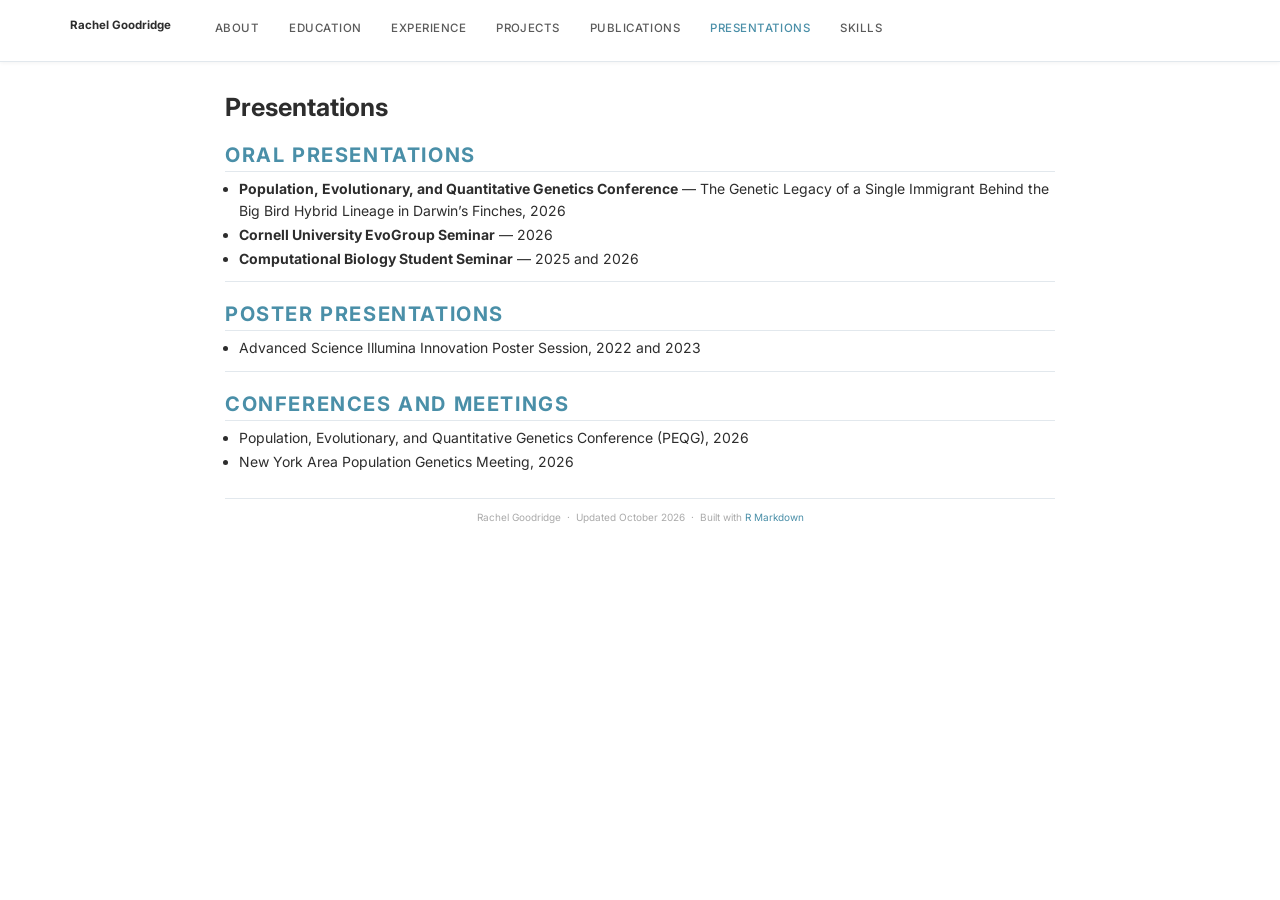
<file: pres.html>
<!DOCTYPE html>

<html>

<head>

<meta charset="utf-8" />
<meta name="generator" content="pandoc" />
<meta http-equiv="X-UA-Compatible" content="IE=EDGE" />




<title>Presentations</title>

<script src="site_libs/header-attrs-2.32/header-attrs.js"></script>
<script src="site_libs/jquery-3.6.0/jquery-3.6.0.min.js"></script>
<meta name="viewport" content="width=device-width, initial-scale=1" />
<link href="site_libs/bootstrap-3.3.5/css/flatly.min.css" rel="stylesheet" />
<script src="site_libs/bootstrap-3.3.5/js/bootstrap.min.js"></script>
<script src="site_libs/bootstrap-3.3.5/shim/html5shiv.min.js"></script>
<script src="site_libs/bootstrap-3.3.5/shim/respond.min.js"></script>
<style>h1 {font-size: 34px;}
       h1.title {font-size: 38px;}
       h2 {font-size: 30px;}
       h3 {font-size: 24px;}
       h4 {font-size: 18px;}
       h5 {font-size: 16px;}
       h6 {font-size: 12px;}
       code {color: inherit; background-color: rgba(0, 0, 0, 0.04);}
       pre:not([class]) { background-color: white }</style>
<script src="site_libs/navigation-1.1/tabsets.js"></script>
<link href="site_libs/highlightjs-9.12.0/default.css" rel="stylesheet" />
<script src="site_libs/highlightjs-9.12.0/highlight.js"></script>
<link rel="icon" type="image/svg+xml" href="favicon.svg" />
<link rel="shortcut icon" href="favicon.svg" />
<link rel="preconnect" href="https://fonts.googleapis.com">
<link rel="preconnect" href="https://fonts.gstatic.com" crossorigin>
<script>
  document.addEventListener("DOMContentLoaded", function () {
    document.querySelectorAll("a[href]").forEach(function (link) {
      var href = link.getAttribute("href");
      // Open in new tab if external (http/https) or a mailto
      if (href && (href.startsWith("http") || href.startsWith("mailto"))) {
        link.setAttribute("target", "_blank");
        link.setAttribute("rel", "noopener noreferrer");
      }
    });
  });
</script>

<style type="text/css">
  code{white-space: pre-wrap;}
  span.smallcaps{font-variant: small-caps;}
  span.underline{text-decoration: underline;}
  div.column{display: inline-block; vertical-align: top; width: 50%;}
  div.hanging-indent{margin-left: 1.5em; text-indent: -1.5em;}
  ul.task-list{list-style: none;}
    </style>

<style type="text/css">code{white-space: pre;}</style>
<script type="text/javascript">
if (window.hljs) {
  hljs.configure({languages: []});
  hljs.initHighlightingOnLoad();
  if (document.readyState && document.readyState === "complete") {
    window.setTimeout(function() { hljs.initHighlighting(); }, 0);
  }
}
</script>






<link rel="stylesheet" href="custom.css" type="text/css" />



<style type = "text/css">
.main-container {
  max-width: 940px;
  margin-left: auto;
  margin-right: auto;
}
img {
  max-width:100%;
}
.tabbed-pane {
  padding-top: 12px;
}
.html-widget {
  margin-bottom: 20px;
}
button.code-folding-btn:focus {
  outline: none;
}
summary {
  display: list-item;
}
details > summary > p:only-child {
  display: inline;
}
pre code {
  padding: 0;
}
</style>


<style type="text/css">
.dropdown-submenu {
  position: relative;
}
.dropdown-submenu>.dropdown-menu {
  top: 0;
  left: 100%;
  margin-top: -6px;
  margin-left: -1px;
  border-radius: 0 6px 6px 6px;
}
.dropdown-submenu:hover>.dropdown-menu {
  display: block;
}
.dropdown-submenu>a:after {
  display: block;
  content: " ";
  float: right;
  width: 0;
  height: 0;
  border-color: transparent;
  border-style: solid;
  border-width: 5px 0 5px 5px;
  border-left-color: #cccccc;
  margin-top: 5px;
  margin-right: -10px;
}
.dropdown-submenu:hover>a:after {
  border-left-color: #adb5bd;
}
.dropdown-submenu.pull-left {
  float: none;
}
.dropdown-submenu.pull-left>.dropdown-menu {
  left: -100%;
  margin-left: 10px;
  border-radius: 6px 0 6px 6px;
}
</style>

<script type="text/javascript">
// manage active state of menu based on current page
$(document).ready(function () {
  // active menu anchor
  href = window.location.pathname
  href = href.substr(href.lastIndexOf('/') + 1)
  if (href === "")
    href = "index.html";
  var menuAnchor = $('a[href="' + href + '"]');

  // mark the anchor link active (and if it's in a dropdown, also mark that active)
  var dropdown = menuAnchor.closest('li.dropdown');
  if (window.bootstrap) { // Bootstrap 4+
    menuAnchor.addClass('active');
    dropdown.find('> .dropdown-toggle').addClass('active');
  } else { // Bootstrap 3
    menuAnchor.parent().addClass('active');
    dropdown.addClass('active');
  }

  // Navbar adjustments
  var navHeight = $(".navbar").first().height() + 15;
  var style = document.createElement('style');
  var pt = "padding-top: " + navHeight + "px; ";
  var mt = "margin-top: -" + navHeight + "px; ";
  var css = "";
  // offset scroll position for anchor links (for fixed navbar)
  for (var i = 1; i <= 6; i++) {
    css += ".section h" + i + "{ " + pt + mt + "}\n";
  }
  style.innerHTML = "body {" + pt + "padding-bottom: 40px; }\n" + css;
  document.head.appendChild(style);
});
</script>

<!-- tabsets -->

<style type="text/css">
.tabset-dropdown > .nav-tabs {
  display: inline-table;
  max-height: 500px;
  min-height: 44px;
  overflow-y: auto;
  border: 1px solid #ddd;
  border-radius: 4px;
}

.tabset-dropdown > .nav-tabs > li.active:before, .tabset-dropdown > .nav-tabs.nav-tabs-open:before {
  content: "\e259";
  font-family: 'Glyphicons Halflings';
  display: inline-block;
  padding: 10px;
  border-right: 1px solid #ddd;
}

.tabset-dropdown > .nav-tabs.nav-tabs-open > li.active:before {
  content: "\e258";
  font-family: 'Glyphicons Halflings';
  border: none;
}

.tabset-dropdown > .nav-tabs > li.active {
  display: block;
}

.tabset-dropdown > .nav-tabs > li > a,
.tabset-dropdown > .nav-tabs > li > a:focus,
.tabset-dropdown > .nav-tabs > li > a:hover {
  border: none;
  display: inline-block;
  border-radius: 4px;
  background-color: transparent;
}

.tabset-dropdown > .nav-tabs.nav-tabs-open > li {
  display: block;
  float: none;
}

.tabset-dropdown > .nav-tabs > li {
  display: none;
}
</style>

<!-- code folding -->




</head>

<body>


<div class="container-fluid main-container">




<div class="navbar navbar-default  navbar-fixed-top" role="navigation">
  <div class="container">
    <div class="navbar-header">
      <button type="button" class="navbar-toggle collapsed" data-toggle="collapse" data-bs-toggle="collapse" data-target="#navbar" data-bs-target="#navbar">
        <span class="icon-bar"></span>
        <span class="icon-bar"></span>
        <span class="icon-bar"></span>
      </button>
      <a class="navbar-brand" href="index.html">Rachel Goodridge</a>
    </div>
    <div id="navbar" class="navbar-collapse collapse">
      <ul class="nav navbar-nav">
        <li>
  <a href="index.html">About</a>
</li>
<li>
  <a href="edu.html">Education</a>
</li>
<li>
  <a href="exp.html">Experience</a>
</li>
<li>
  <a href="proj.html">Projects</a>
</li>
<li>
  <a href="pub.html">Publications</a>
</li>
<li>
  <a href="pres.html">Presentations</a>
</li>
<li>
  <a href="skills.html">Skills</a>
</li>
      </ul>
      <ul class="nav navbar-nav navbar-right">
        
      </ul>
    </div><!--/.nav-collapse -->
  </div><!--/.container -->
</div><!--/.navbar -->

<div id="header">



<h1 class="title toc-ignore">Presentations</h1>

</div>


<div id="oral-presentations" class="section level2">
<h2>Oral Presentations</h2>
<ul>
<li><strong>Population, Evolutionary, and Quantitative Genetics
Conference</strong> — The Genetic Legacy of a Single Immigrant Behind
the Big Bird Hybrid Lineage in Darwin’s Finches, 2026</li>
<li><strong>Cornell University EvoGroup Seminar</strong> — 2026</li>
<li><strong>Computational Biology Student Seminar</strong> — 2025 and
2026</li>
</ul>
<hr />
</div>
<div id="poster-presentations" class="section level2">
<h2>Poster Presentations</h2>
<ul>
<li>Advanced Science Illumina Innovation Poster Session, 2022 and
2023</li>
</ul>
<hr />
</div>
<div id="conferences-and-meetings" class="section level2">
<h2>Conferences and Meetings</h2>
<ul>
<li>Population, Evolutionary, and Quantitative Genetics Conference
(PEQG), 2026</li>
<li>New York Area Population Genetics Meeting, 2026</li>
</ul>
</div>

<div class="page-footer">
  Rachel Goodridge &nbsp;&middot;&nbsp; Updated October 2026 &nbsp;&middot;&nbsp;
  Built with <a href="https://rmarkdown.rstudio.com/" style="color:#aaa;">R Markdown</a>
</div>



</div>

<script>

// add bootstrap table styles to pandoc tables
function bootstrapStylePandocTables() {
  $('tr.odd').parent('tbody').parent('table').addClass('table table-condensed');
}
$(document).ready(function () {
  bootstrapStylePandocTables();
});


</script>

<!-- tabsets -->

<script>
$(document).ready(function () {
  window.buildTabsets("TOC");
});

$(document).ready(function () {
  $('.tabset-dropdown > .nav-tabs > li').click(function () {
    $(this).parent().toggleClass('nav-tabs-open');
  });
});
</script>

<!-- code folding -->


<!-- dynamically load mathjax for compatibility with self-contained -->
<script>
  (function () {
    var script = document.createElement("script");
    script.type = "text/javascript";
    script.src  = "https://mathjax.rstudio.com/latest/MathJax.js?config=TeX-AMS-MML_HTMLorMML";
    document.getElementsByTagName("head")[0].appendChild(script);
  })();
</script>

</body>
</html>
</file>
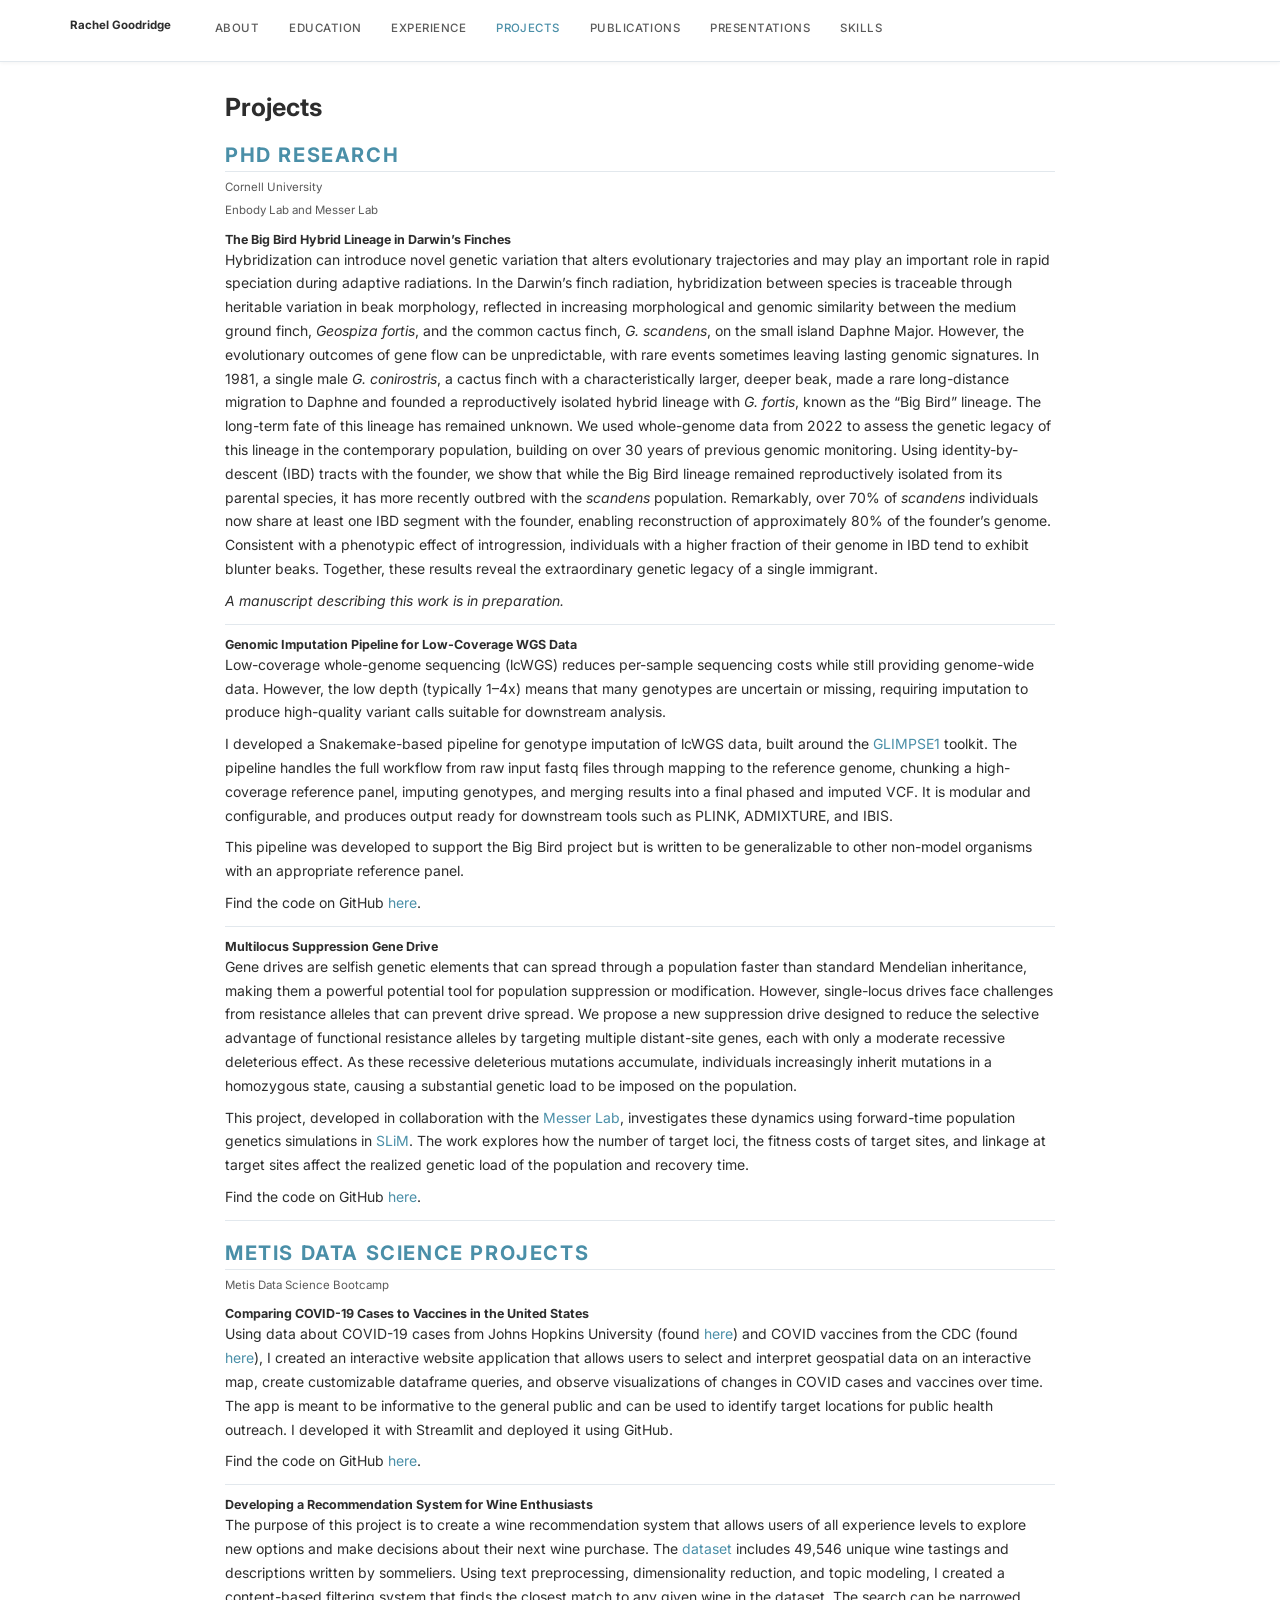
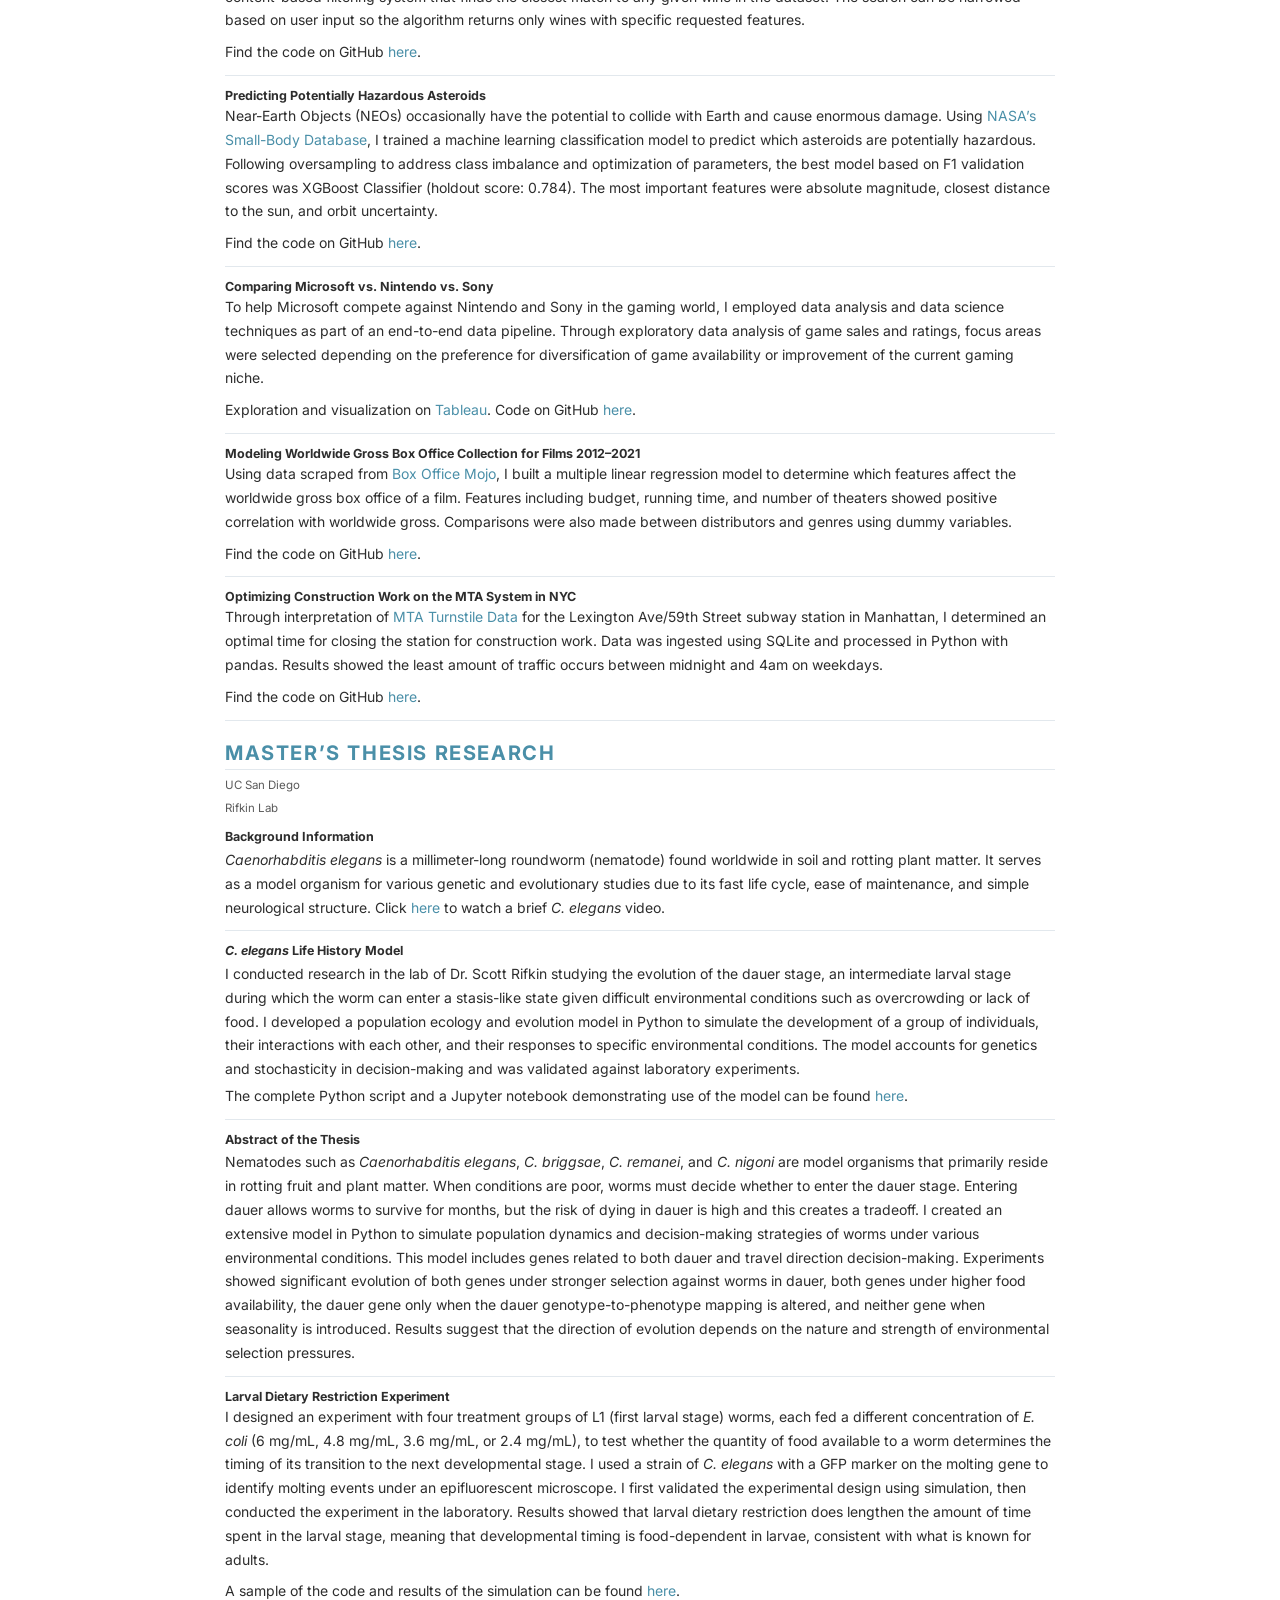
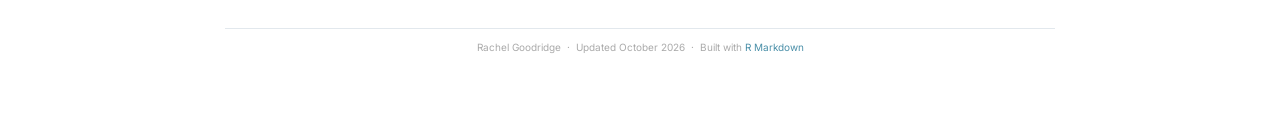
<file: proj.html>
<!DOCTYPE html>

<html>

<head>

<meta charset="utf-8" />
<meta name="generator" content="pandoc" />
<meta http-equiv="X-UA-Compatible" content="IE=EDGE" />




<title>Projects</title>

<script src="site_libs/header-attrs-2.32/header-attrs.js"></script>
<script src="site_libs/jquery-3.6.0/jquery-3.6.0.min.js"></script>
<meta name="viewport" content="width=device-width, initial-scale=1" />
<link href="site_libs/bootstrap-3.3.5/css/flatly.min.css" rel="stylesheet" />
<script src="site_libs/bootstrap-3.3.5/js/bootstrap.min.js"></script>
<script src="site_libs/bootstrap-3.3.5/shim/html5shiv.min.js"></script>
<script src="site_libs/bootstrap-3.3.5/shim/respond.min.js"></script>
<style>h1 {font-size: 34px;}
       h1.title {font-size: 38px;}
       h2 {font-size: 30px;}
       h3 {font-size: 24px;}
       h4 {font-size: 18px;}
       h5 {font-size: 16px;}
       h6 {font-size: 12px;}
       code {color: inherit; background-color: rgba(0, 0, 0, 0.04);}
       pre:not([class]) { background-color: white }</style>
<script src="site_libs/navigation-1.1/tabsets.js"></script>
<link href="site_libs/highlightjs-9.12.0/default.css" rel="stylesheet" />
<script src="site_libs/highlightjs-9.12.0/highlight.js"></script>
<link rel="icon" type="image/svg+xml" href="favicon.svg" />
<link rel="shortcut icon" href="favicon.svg" />
<link rel="preconnect" href="https://fonts.googleapis.com">
<link rel="preconnect" href="https://fonts.gstatic.com" crossorigin>
<script>
  document.addEventListener("DOMContentLoaded", function () {
    document.querySelectorAll("a[href]").forEach(function (link) {
      var href = link.getAttribute("href");
      // Open in new tab if external (http/https) or a mailto
      if (href && (href.startsWith("http") || href.startsWith("mailto"))) {
        link.setAttribute("target", "_blank");
        link.setAttribute("rel", "noopener noreferrer");
      }
    });
  });
</script>

<style type="text/css">
  code{white-space: pre-wrap;}
  span.smallcaps{font-variant: small-caps;}
  span.underline{text-decoration: underline;}
  div.column{display: inline-block; vertical-align: top; width: 50%;}
  div.hanging-indent{margin-left: 1.5em; text-indent: -1.5em;}
  ul.task-list{list-style: none;}
    </style>

<style type="text/css">code{white-space: pre;}</style>
<script type="text/javascript">
if (window.hljs) {
  hljs.configure({languages: []});
  hljs.initHighlightingOnLoad();
  if (document.readyState && document.readyState === "complete") {
    window.setTimeout(function() { hljs.initHighlighting(); }, 0);
  }
}
</script>






<link rel="stylesheet" href="custom.css" type="text/css" />



<style type = "text/css">
.main-container {
  max-width: 940px;
  margin-left: auto;
  margin-right: auto;
}
img {
  max-width:100%;
}
.tabbed-pane {
  padding-top: 12px;
}
.html-widget {
  margin-bottom: 20px;
}
button.code-folding-btn:focus {
  outline: none;
}
summary {
  display: list-item;
}
details > summary > p:only-child {
  display: inline;
}
pre code {
  padding: 0;
}
</style>


<style type="text/css">
.dropdown-submenu {
  position: relative;
}
.dropdown-submenu>.dropdown-menu {
  top: 0;
  left: 100%;
  margin-top: -6px;
  margin-left: -1px;
  border-radius: 0 6px 6px 6px;
}
.dropdown-submenu:hover>.dropdown-menu {
  display: block;
}
.dropdown-submenu>a:after {
  display: block;
  content: " ";
  float: right;
  width: 0;
  height: 0;
  border-color: transparent;
  border-style: solid;
  border-width: 5px 0 5px 5px;
  border-left-color: #cccccc;
  margin-top: 5px;
  margin-right: -10px;
}
.dropdown-submenu:hover>a:after {
  border-left-color: #adb5bd;
}
.dropdown-submenu.pull-left {
  float: none;
}
.dropdown-submenu.pull-left>.dropdown-menu {
  left: -100%;
  margin-left: 10px;
  border-radius: 6px 0 6px 6px;
}
</style>

<script type="text/javascript">
// manage active state of menu based on current page
$(document).ready(function () {
  // active menu anchor
  href = window.location.pathname
  href = href.substr(href.lastIndexOf('/') + 1)
  if (href === "")
    href = "index.html";
  var menuAnchor = $('a[href="' + href + '"]');

  // mark the anchor link active (and if it's in a dropdown, also mark that active)
  var dropdown = menuAnchor.closest('li.dropdown');
  if (window.bootstrap) { // Bootstrap 4+
    menuAnchor.addClass('active');
    dropdown.find('> .dropdown-toggle').addClass('active');
  } else { // Bootstrap 3
    menuAnchor.parent().addClass('active');
    dropdown.addClass('active');
  }

  // Navbar adjustments
  var navHeight = $(".navbar").first().height() + 15;
  var style = document.createElement('style');
  var pt = "padding-top: " + navHeight + "px; ";
  var mt = "margin-top: -" + navHeight + "px; ";
  var css = "";
  // offset scroll position for anchor links (for fixed navbar)
  for (var i = 1; i <= 6; i++) {
    css += ".section h" + i + "{ " + pt + mt + "}\n";
  }
  style.innerHTML = "body {" + pt + "padding-bottom: 40px; }\n" + css;
  document.head.appendChild(style);
});
</script>

<!-- tabsets -->

<style type="text/css">
.tabset-dropdown > .nav-tabs {
  display: inline-table;
  max-height: 500px;
  min-height: 44px;
  overflow-y: auto;
  border: 1px solid #ddd;
  border-radius: 4px;
}

.tabset-dropdown > .nav-tabs > li.active:before, .tabset-dropdown > .nav-tabs.nav-tabs-open:before {
  content: "\e259";
  font-family: 'Glyphicons Halflings';
  display: inline-block;
  padding: 10px;
  border-right: 1px solid #ddd;
}

.tabset-dropdown > .nav-tabs.nav-tabs-open > li.active:before {
  content: "\e258";
  font-family: 'Glyphicons Halflings';
  border: none;
}

.tabset-dropdown > .nav-tabs > li.active {
  display: block;
}

.tabset-dropdown > .nav-tabs > li > a,
.tabset-dropdown > .nav-tabs > li > a:focus,
.tabset-dropdown > .nav-tabs > li > a:hover {
  border: none;
  display: inline-block;
  border-radius: 4px;
  background-color: transparent;
}

.tabset-dropdown > .nav-tabs.nav-tabs-open > li {
  display: block;
  float: none;
}

.tabset-dropdown > .nav-tabs > li {
  display: none;
}
</style>

<!-- code folding -->




</head>

<body>


<div class="container-fluid main-container">




<div class="navbar navbar-default  navbar-fixed-top" role="navigation">
  <div class="container">
    <div class="navbar-header">
      <button type="button" class="navbar-toggle collapsed" data-toggle="collapse" data-bs-toggle="collapse" data-target="#navbar" data-bs-target="#navbar">
        <span class="icon-bar"></span>
        <span class="icon-bar"></span>
        <span class="icon-bar"></span>
      </button>
      <a class="navbar-brand" href="index.html">Rachel Goodridge</a>
    </div>
    <div id="navbar" class="navbar-collapse collapse">
      <ul class="nav navbar-nav">
        <li>
  <a href="index.html">About</a>
</li>
<li>
  <a href="edu.html">Education</a>
</li>
<li>
  <a href="exp.html">Experience</a>
</li>
<li>
  <a href="proj.html">Projects</a>
</li>
<li>
  <a href="pub.html">Publications</a>
</li>
<li>
  <a href="pres.html">Presentations</a>
</li>
<li>
  <a href="skills.html">Skills</a>
</li>
      </ul>
      <ul class="nav navbar-nav navbar-right">
        
      </ul>
    </div><!--/.nav-collapse -->
  </div><!--/.container -->
</div><!--/.navbar -->

<div id="header">



<h1 class="title toc-ignore">Projects</h1>

</div>


<div id="phd-research" class="section level2">
<h2>PhD Research</h2>
<p class="entry-meta">
Cornell University
</p>
<p class="entry-meta">
Enbody Lab and Messer Lab
</p>
<div id="the-big-bird-hybrid-lineage-in-darwins-finches"
class="section level3">
<h3>The Big Bird Hybrid Lineage in Darwin’s Finches</h3>
Hybridization can introduce novel genetic variation that alters
evolutionary trajectories and may play an important role in rapid
speciation during adaptive radiations. In the Darwin’s finch radiation,
hybridization between species is traceable through heritable variation
in beak morphology, reflected in increasing morphological and genomic
similarity between the medium ground finch, <em>Geospiza fortis</em>,
and the common cactus finch, <em>G. scandens</em>, on the small island
Daphne Major. However, the evolutionary outcomes of gene flow can be
unpredictable, with rare events sometimes leaving lasting genomic
signatures. In 1981, a single male <em>G. conirostris</em>, a cactus
finch with a characteristically larger, deeper beak, made a rare
long-distance migration to Daphne and founded a reproductively isolated
hybrid lineage with <em>G. fortis</em>, known as the “Big Bird” lineage.
The long-term fate of this lineage has remained unknown. We used
whole-genome data from 2022 to assess the genetic legacy of this lineage
in the contemporary population, building on over 30 years of previous
genomic monitoring. Using identity-by-descent (IBD) tracts with the
founder, we show that while the Big Bird lineage remained reproductively
isolated from its parental species, it has more recently outbred with
the <em>scandens</em> population. Remarkably, over 70% of
<em>scandens</em> individuals now share at least one IBD segment with
the founder, enabling reconstruction of approximately 80% of the
founder’s genome. Consistent with a phenotypic effect of introgression,
individuals with a higher fraction of their genome in IBD tend to
exhibit blunter beaks. Together, these results reveal the extraordinary
genetic legacy of a single immigrant.
<div style="margin-bottom: 8px;">

</div>
<p><em>A manuscript describing this work is in preparation.</em></p>
<hr />
</div>
<div id="genomic-imputation-pipeline-for-low-coverage-wgs-data"
class="section level3">
<h3>Genomic Imputation Pipeline for Low-Coverage WGS Data</h3>
Low-coverage whole-genome sequencing (lcWGS) reduces per-sample
sequencing costs while still providing genome-wide data. However, the
low depth (typically 1–4x) means that many genotypes are uncertain or
missing, requiring imputation to produce high-quality variant calls
suitable for downstream analysis.
<div style="margin-bottom: 8px;">

</div>
I developed a Snakemake-based pipeline for genotype imputation of lcWGS
data, built around the <a
href="https://odelaneau.github.io/GLIMPSE/glimpse1/">GLIMPSE1</a>
toolkit. The pipeline handles the full workflow from raw input fastq
files through mapping to the reference genome, chunking a high-coverage
reference panel, imputing genotypes, and merging results into a final
phased and imputed VCF. It is modular and configurable, and produces
output ready for downstream tools such as PLINK, ADMIXTURE, and IBIS.
<div style="margin-bottom: 8px;">

</div>
This pipeline was developed to support the Big Bird project but is
written to be generalizable to other non-model organisms with an
appropriate reference panel.
<div style="margin-bottom: 8px;">

</div>
<p>Find the code on GitHub <a
href="https://github.com/RachelGoodridge/finch_genome_imputation">here</a>.</p>
<hr />
</div>
<div id="multilocus-suppression-gene-drive" class="section level3">
<h3>Multilocus Suppression Gene Drive</h3>
Gene drives are selfish genetic elements that can spread through a
population faster than standard Mendelian inheritance, making them a
powerful potential tool for population suppression or modification.
However, single-locus drives face challenges from resistance alleles
that can prevent drive spread. We propose a new suppression drive
designed to reduce the selective advantage of functional resistance
alleles by targeting multiple distant-site genes, each with only a
moderate recessive deleterious effect. As these recessive deleterious
mutations accumulate, individuals increasingly inherit mutations in a
homozygous state, causing a substantial genetic load to be imposed on
the population.
<div style="margin-bottom: 8px;">

</div>
This project, developed in collaboration with the <a
href="https://messerlab.org/">Messer Lab</a>, investigates these
dynamics using forward-time population genetics simulations in <a
href="https://messerlab.org/slim/">SLiM</a>. The work explores how the
number of target loci, the fitness costs of target sites, and linkage at
target sites affect the realized genetic load of the population and
recovery time.
<div style="margin-bottom: 8px;">

</div>
<p>Find the code on GitHub <a
href="https://github.com/MesserLab/multilocus-suppression">here</a>.</p>
<hr />
</div>
</div>
<div id="metis-data-science-projects" class="section level2">
<h2>Metis Data Science Projects</h2>
<p class="entry-meta">
Metis Data Science Bootcamp
</p>
<div id="comparing-covid-19-cases-to-vaccines-in-the-united-states"
class="section level3">
<h3>Comparing COVID-19 Cases to Vaccines in the United States</h3>
Using data about COVID-19 cases from Johns Hopkins University (found <a
href="https://www.kaggle.com/headsortails/covid19-us-county-jhu-data-demographics?select=covid_us_county.csv">here</a>)
and COVID vaccines from the CDC (found <a
href="https://github.com/owid/covid-19-data/tree/master/public/data/vaccinations">here</a>),
I created an interactive website application that allows users to select
and interpret geospatial data on an interactive map, create customizable
dataframe queries, and observe visualizations of changes in COVID cases
and vaccines over time. The app is meant to be informative to the
general public and can be used to identify target locations for public
health outreach. I developed it with Streamlit and deployed it using
GitHub.
<div style="margin-bottom: 8px;">

</div>
<p>Find the code on GitHub <a
href="https://github.com/RachelGoodridge/Data_Engineering">here</a>.</p>
<hr />
</div>
<div id="developing-a-recommendation-system-for-wine-enthusiasts"
class="section level3">
<h3>Developing a Recommendation System for Wine Enthusiasts</h3>
The purpose of this project is to create a wine recommendation system
that allows users of all experience levels to explore new options and
make decisions about their next wine purchase. The <a
href="https://www.kaggle.com/mysarahmadbhat/wine-tasting">dataset</a>
includes 49,546 unique wine tastings and descriptions written by
sommeliers. Using text preprocessing, dimensionality reduction, and
topic modeling, I created a content-based filtering system that finds
the closest match to any given wine in the dataset. The search can be
narrowed based on user input so the algorithm returns only wines with
specific requested features.
<div style="margin-bottom: 8px;">

</div>
<p>Find the code on GitHub <a
href="https://github.com/RachelGoodridge/Natural_Language_Processing">here</a>.</p>
<hr />
</div>
<div id="predicting-potentially-hazardous-asteroids"
class="section level3">
<h3>Predicting Potentially Hazardous Asteroids</h3>
Near-Earth Objects (NEOs) occasionally have the potential to collide
with Earth and cause enormous damage. Using <a
href="https://ssd.jpl.nasa.gov/tools/sbdb_query.html">NASA’s Small-Body
Database</a>, I trained a machine learning classification model to
predict which asteroids are potentially hazardous. Following
oversampling to address class imbalance and optimization of parameters,
the best model based on F1 validation scores was XGBoost Classifier
(holdout score: 0.784). The most important features were absolute
magnitude, closest distance to the sun, and orbit uncertainty.
<div style="margin-bottom: 8px;">

</div>
<p>Find the code on GitHub <a
href="https://github.com/RachelGoodridge/Machine_Learning">here</a>.</p>
<hr />
</div>
<div id="comparing-microsoft-vs.-nintendo-vs.-sony"
class="section level3">
<h3>Comparing Microsoft vs. Nintendo vs. Sony</h3>
To help Microsoft compete against Nintendo and Sony in the gaming world,
I employed data analysis and data science techniques as part of an
end-to-end data pipeline. Through exploratory data analysis of game
sales and ratings, focus areas were selected depending on the preference
for diversification of game availability or improvement of the current
gaming niche.
<div style="margin-bottom: 8px;">

</div>
<p>Exploration and visualization on <a
href="https://public.tableau.com/app/profile/rachel.goodridge#!/?newProfile=&amp;activeTab=0">Tableau</a>.
Code on GitHub <a
href="https://github.com/RachelGoodridge/Business_Fundamentals">here</a>.</p>
<hr />
</div>
<div
id="modeling-worldwide-gross-box-office-collection-for-films-20122021"
class="section level3">
<h3>Modeling Worldwide Gross Box Office Collection for Films
2012–2021</h3>
Using data scraped from <a
href="https://www.boxofficemojo.com/year/2021/?grossesOption=calendarGrosses">Box
Office Mojo</a>, I built a multiple linear regression model to determine
which features affect the worldwide gross box office of a film. Features
including budget, running time, and number of theaters showed positive
correlation with worldwide gross. Comparisons were also made between
distributors and genres using dummy variables.
<div style="margin-bottom: 8px;">

</div>
<p>Find the code on GitHub <a
href="https://github.com/RachelGoodridge/Linear_Regression_Web_Scraping">here</a>.</p>
<hr />
</div>
<div id="optimizing-construction-work-on-the-mta-system-in-nyc"
class="section level3">
<h3>Optimizing Construction Work on the MTA System in NYC</h3>
Through interpretation of <a
href="http://web.mta.info/developers/turnstile.html">MTA Turnstile
Data</a> for the Lexington Ave/59th Street subway station in Manhattan,
I determined an optimal time for closing the station for construction
work. Data was ingested using SQLite and processed in Python with
pandas. Results showed the least amount of traffic occurs between
midnight and 4am on weekdays.
<div style="margin-bottom: 8px;">

</div>
<p>Find the code on GitHub <a
href="https://github.com/RachelGoodridge/Exploratory_Data_Analysis">here</a>.</p>
<hr />
</div>
</div>
<div id="masters-thesis-research" class="section level2">
<h2>Master’s Thesis Research</h2>
<p class="entry-meta">
UC San Diego
</p>
<p class="entry-meta">
Rifkin Lab
</p>
<div id="background-information" class="section level3">
<h3>Background Information</h3>
<p><em>Caenorhabditis elegans</em> is a millimeter-long roundworm
(nematode) found worldwide in soil and rotting plant matter. It serves
as a model organism for various genetic and evolutionary studies due to
its fast life cycle, ease of maintenance, and simple neurological
structure. Click <a
href="https://www.youtube.com/watch?v=zjqLwPgLnV0">here</a> to watch a
brief <em>C. elegans</em> video.</p>
<hr />
</div>
<div id="c.-elegans-life-history-model" class="section level3">
<h3><em>C. elegans</em> Life History Model</h3>
<p>I conducted research in the lab of Dr. Scott Rifkin studying the
evolution of the dauer stage, an intermediate larval stage during which
the worm can enter a stasis-like state given difficult environmental
conditions such as overcrowding or lack of food. I developed a
population ecology and evolution model in Python to simulate the
development of a group of individuals, their interactions with each
other, and their responses to specific environmental conditions. The
model accounts for genetics and stochasticity in decision-making and was
validated against laboratory experiments.</p>
<p>The complete Python script and a Jupyter notebook demonstrating use
of the model can be found <a
href="https://github.com/RachelGoodridge/life_history_sim">here</a>.</p>
<hr />
</div>
<div id="abstract-of-the-thesis" class="section level3">
<h3>Abstract of the Thesis</h3>
<p>Nematodes such as <em>Caenorhabditis elegans</em>, <em>C.
briggsae</em>, <em>C. remanei</em>, and <em>C. nigoni</em> are model
organisms that primarily reside in rotting fruit and plant matter. When
conditions are poor, worms must decide whether to enter the dauer stage.
Entering dauer allows worms to survive for months, but the risk of dying
in dauer is high and this creates a tradeoff. I created an extensive
model in Python to simulate population dynamics and decision-making
strategies of worms under various environmental conditions. This model
includes genes related to both dauer and travel direction
decision-making. Experiments showed significant evolution of both genes
under stronger selection against worms in dauer, both genes under higher
food availability, the dauer gene only when the dauer
genotype-to-phenotype mapping is altered, and neither gene when
seasonality is introduced. Results suggest that the direction of
evolution depends on the nature and strength of environmental selection
pressures.</p>
<hr />
</div>
<div id="larval-dietary-restriction-experiment" class="section level3">
<h3>Larval Dietary Restriction Experiment</h3>
I designed an experiment with four treatment groups of L1 (first larval
stage) worms, each fed a different concentration of <em>E. coli</em> (6
mg/mL, 4.8 mg/mL, 3.6 mg/mL, or 2.4 mg/mL), to test whether the quantity
of food available to a worm determines the timing of its transition to
the next developmental stage. I used a strain of <em>C. elegans</em>
with a GFP marker on the molting gene to identify molting events under
an epifluorescent microscope. I first validated the experimental design
using simulation, then conducted the experiment in the laboratory.
Results showed that larval dietary restriction does lengthen the amount
of time spent in the larval stage, meaning that developmental timing is
food-dependent in larvae, consistent with what is known for adults.
<div style="margin-bottom: 8px;">

</div>
<p>A sample of the code and results of the simulation can be found <a
href="https://github.com/RachelGoodridge/larval_dr_exp">here</a>.</p>
</div>
</div>

<div class="page-footer">
  Rachel Goodridge &nbsp;&middot;&nbsp; Updated October 2026 &nbsp;&middot;&nbsp;
  Built with <a href="https://rmarkdown.rstudio.com/" style="color:#aaa;">R Markdown</a>
</div>



</div>

<script>

// add bootstrap table styles to pandoc tables
function bootstrapStylePandocTables() {
  $('tr.odd').parent('tbody').parent('table').addClass('table table-condensed');
}
$(document).ready(function () {
  bootstrapStylePandocTables();
});


</script>

<!-- tabsets -->

<script>
$(document).ready(function () {
  window.buildTabsets("TOC");
});

$(document).ready(function () {
  $('.tabset-dropdown > .nav-tabs > li').click(function () {
    $(this).parent().toggleClass('nav-tabs-open');
  });
});
</script>

<!-- code folding -->


<!-- dynamically load mathjax for compatibility with self-contained -->
<script>
  (function () {
    var script = document.createElement("script");
    script.type = "text/javascript";
    script.src  = "https://mathjax.rstudio.com/latest/MathJax.js?config=TeX-AMS-MML_HTMLorMML";
    document.getElementsByTagName("head")[0].appendChild(script);
  })();
</script>

</body>
</html>
</file>
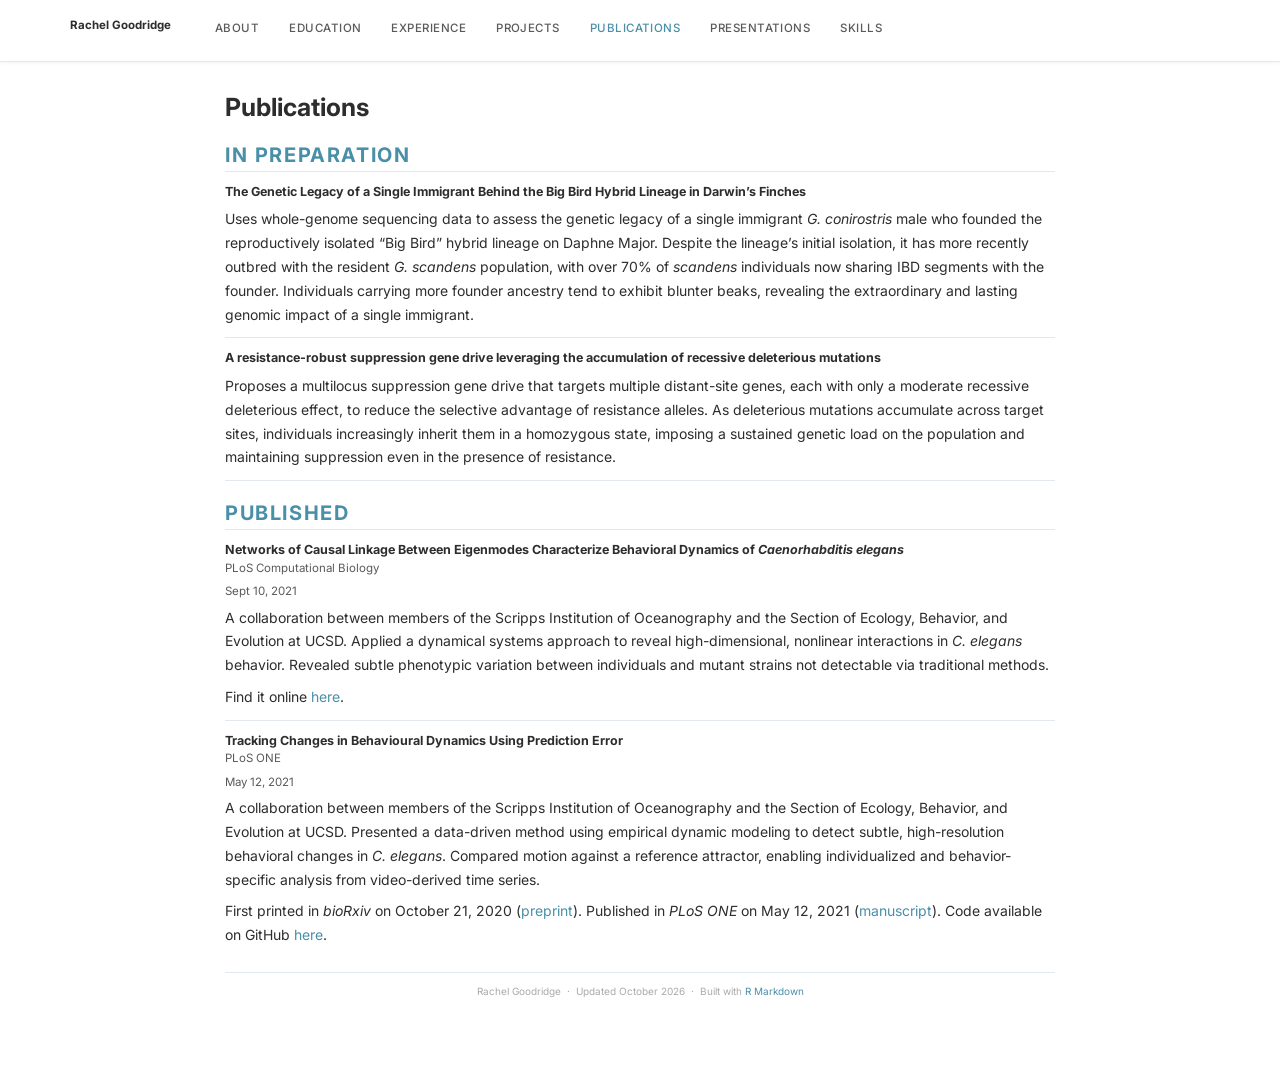
<file: pub.html>
<!DOCTYPE html>

<html>

<head>

<meta charset="utf-8" />
<meta name="generator" content="pandoc" />
<meta http-equiv="X-UA-Compatible" content="IE=EDGE" />




<title>Publications</title>

<script src="site_libs/header-attrs-2.32/header-attrs.js"></script>
<script src="site_libs/jquery-3.6.0/jquery-3.6.0.min.js"></script>
<meta name="viewport" content="width=device-width, initial-scale=1" />
<link href="site_libs/bootstrap-3.3.5/css/flatly.min.css" rel="stylesheet" />
<script src="site_libs/bootstrap-3.3.5/js/bootstrap.min.js"></script>
<script src="site_libs/bootstrap-3.3.5/shim/html5shiv.min.js"></script>
<script src="site_libs/bootstrap-3.3.5/shim/respond.min.js"></script>
<style>h1 {font-size: 34px;}
       h1.title {font-size: 38px;}
       h2 {font-size: 30px;}
       h3 {font-size: 24px;}
       h4 {font-size: 18px;}
       h5 {font-size: 16px;}
       h6 {font-size: 12px;}
       code {color: inherit; background-color: rgba(0, 0, 0, 0.04);}
       pre:not([class]) { background-color: white }</style>
<script src="site_libs/navigation-1.1/tabsets.js"></script>
<link href="site_libs/highlightjs-9.12.0/default.css" rel="stylesheet" />
<script src="site_libs/highlightjs-9.12.0/highlight.js"></script>
<link rel="icon" type="image/svg+xml" href="favicon.svg" />
<link rel="shortcut icon" href="favicon.svg" />
<link rel="preconnect" href="https://fonts.googleapis.com">
<link rel="preconnect" href="https://fonts.gstatic.com" crossorigin>
<script>
  document.addEventListener("DOMContentLoaded", function () {
    document.querySelectorAll("a[href]").forEach(function (link) {
      var href = link.getAttribute("href");
      // Open in new tab if external (http/https) or a mailto
      if (href && (href.startsWith("http") || href.startsWith("mailto"))) {
        link.setAttribute("target", "_blank");
        link.setAttribute("rel", "noopener noreferrer");
      }
    });
  });
</script>

<style type="text/css">
  code{white-space: pre-wrap;}
  span.smallcaps{font-variant: small-caps;}
  span.underline{text-decoration: underline;}
  div.column{display: inline-block; vertical-align: top; width: 50%;}
  div.hanging-indent{margin-left: 1.5em; text-indent: -1.5em;}
  ul.task-list{list-style: none;}
    </style>

<style type="text/css">code{white-space: pre;}</style>
<script type="text/javascript">
if (window.hljs) {
  hljs.configure({languages: []});
  hljs.initHighlightingOnLoad();
  if (document.readyState && document.readyState === "complete") {
    window.setTimeout(function() { hljs.initHighlighting(); }, 0);
  }
}
</script>






<link rel="stylesheet" href="custom.css" type="text/css" />



<style type = "text/css">
.main-container {
  max-width: 940px;
  margin-left: auto;
  margin-right: auto;
}
img {
  max-width:100%;
}
.tabbed-pane {
  padding-top: 12px;
}
.html-widget {
  margin-bottom: 20px;
}
button.code-folding-btn:focus {
  outline: none;
}
summary {
  display: list-item;
}
details > summary > p:only-child {
  display: inline;
}
pre code {
  padding: 0;
}
</style>


<style type="text/css">
.dropdown-submenu {
  position: relative;
}
.dropdown-submenu>.dropdown-menu {
  top: 0;
  left: 100%;
  margin-top: -6px;
  margin-left: -1px;
  border-radius: 0 6px 6px 6px;
}
.dropdown-submenu:hover>.dropdown-menu {
  display: block;
}
.dropdown-submenu>a:after {
  display: block;
  content: " ";
  float: right;
  width: 0;
  height: 0;
  border-color: transparent;
  border-style: solid;
  border-width: 5px 0 5px 5px;
  border-left-color: #cccccc;
  margin-top: 5px;
  margin-right: -10px;
}
.dropdown-submenu:hover>a:after {
  border-left-color: #adb5bd;
}
.dropdown-submenu.pull-left {
  float: none;
}
.dropdown-submenu.pull-left>.dropdown-menu {
  left: -100%;
  margin-left: 10px;
  border-radius: 6px 0 6px 6px;
}
</style>

<script type="text/javascript">
// manage active state of menu based on current page
$(document).ready(function () {
  // active menu anchor
  href = window.location.pathname
  href = href.substr(href.lastIndexOf('/') + 1)
  if (href === "")
    href = "index.html";
  var menuAnchor = $('a[href="' + href + '"]');

  // mark the anchor link active (and if it's in a dropdown, also mark that active)
  var dropdown = menuAnchor.closest('li.dropdown');
  if (window.bootstrap) { // Bootstrap 4+
    menuAnchor.addClass('active');
    dropdown.find('> .dropdown-toggle').addClass('active');
  } else { // Bootstrap 3
    menuAnchor.parent().addClass('active');
    dropdown.addClass('active');
  }

  // Navbar adjustments
  var navHeight = $(".navbar").first().height() + 15;
  var style = document.createElement('style');
  var pt = "padding-top: " + navHeight + "px; ";
  var mt = "margin-top: -" + navHeight + "px; ";
  var css = "";
  // offset scroll position for anchor links (for fixed navbar)
  for (var i = 1; i <= 6; i++) {
    css += ".section h" + i + "{ " + pt + mt + "}\n";
  }
  style.innerHTML = "body {" + pt + "padding-bottom: 40px; }\n" + css;
  document.head.appendChild(style);
});
</script>

<!-- tabsets -->

<style type="text/css">
.tabset-dropdown > .nav-tabs {
  display: inline-table;
  max-height: 500px;
  min-height: 44px;
  overflow-y: auto;
  border: 1px solid #ddd;
  border-radius: 4px;
}

.tabset-dropdown > .nav-tabs > li.active:before, .tabset-dropdown > .nav-tabs.nav-tabs-open:before {
  content: "\e259";
  font-family: 'Glyphicons Halflings';
  display: inline-block;
  padding: 10px;
  border-right: 1px solid #ddd;
}

.tabset-dropdown > .nav-tabs.nav-tabs-open > li.active:before {
  content: "\e258";
  font-family: 'Glyphicons Halflings';
  border: none;
}

.tabset-dropdown > .nav-tabs > li.active {
  display: block;
}

.tabset-dropdown > .nav-tabs > li > a,
.tabset-dropdown > .nav-tabs > li > a:focus,
.tabset-dropdown > .nav-tabs > li > a:hover {
  border: none;
  display: inline-block;
  border-radius: 4px;
  background-color: transparent;
}

.tabset-dropdown > .nav-tabs.nav-tabs-open > li {
  display: block;
  float: none;
}

.tabset-dropdown > .nav-tabs > li {
  display: none;
}
</style>

<!-- code folding -->




</head>

<body>


<div class="container-fluid main-container">




<div class="navbar navbar-default  navbar-fixed-top" role="navigation">
  <div class="container">
    <div class="navbar-header">
      <button type="button" class="navbar-toggle collapsed" data-toggle="collapse" data-bs-toggle="collapse" data-target="#navbar" data-bs-target="#navbar">
        <span class="icon-bar"></span>
        <span class="icon-bar"></span>
        <span class="icon-bar"></span>
      </button>
      <a class="navbar-brand" href="index.html">Rachel Goodridge</a>
    </div>
    <div id="navbar" class="navbar-collapse collapse">
      <ul class="nav navbar-nav">
        <li>
  <a href="index.html">About</a>
</li>
<li>
  <a href="edu.html">Education</a>
</li>
<li>
  <a href="exp.html">Experience</a>
</li>
<li>
  <a href="proj.html">Projects</a>
</li>
<li>
  <a href="pub.html">Publications</a>
</li>
<li>
  <a href="pres.html">Presentations</a>
</li>
<li>
  <a href="skills.html">Skills</a>
</li>
      </ul>
      <ul class="nav navbar-nav navbar-right">
        
      </ul>
    </div><!--/.nav-collapse -->
  </div><!--/.container -->
</div><!--/.navbar -->

<div id="header">



<h1 class="title toc-ignore">Publications</h1>

</div>


<div id="in-preparation" class="section level2">
<h2>In Preparation</h2>
<div
id="the-genetic-legacy-of-a-single-immigrant-behind-the-big-bird-hybrid-lineage-in-darwins-finches"
class="section level3">
<h3>The Genetic Legacy of a Single Immigrant Behind the Big Bird Hybrid
Lineage in Darwin’s Finches</h3>
<div style="margin-bottom: 8px;">

</div>
<p>Uses whole-genome sequencing data to assess the genetic legacy of a
single immigrant <em>G. conirostris</em> male who founded the
reproductively isolated “Big Bird” hybrid lineage on Daphne Major.
Despite the lineage’s initial isolation, it has more recently outbred
with the resident <em>G. scandens</em> population, with over 70% of
<em>scandens</em> individuals now sharing IBD segments with the founder.
Individuals carrying more founder ancestry tend to exhibit blunter
beaks, revealing the extraordinary and lasting genomic impact of a
single immigrant.</p>
<hr />
</div>
<div
id="a-resistance-robust-suppression-gene-drive-leveraging-the-accumulation-of-recessive-deleterious-mutations"
class="section level3">
<h3>A resistance-robust suppression gene drive leveraging the
accumulation of recessive deleterious mutations</h3>
<div style="margin-bottom: 8px;">

</div>
<p>Proposes a multilocus suppression gene drive that targets multiple
distant-site genes, each with only a moderate recessive deleterious
effect, to reduce the selective advantage of resistance alleles. As
deleterious mutations accumulate across target sites, individuals
increasingly inherit them in a homozygous state, imposing a sustained
genetic load on the population and maintaining suppression even in the
presence of resistance.</p>
<hr />
</div>
</div>
<div id="published" class="section level2">
<h2>Published</h2>
<div
id="networks-of-causal-linkage-between-eigenmodes-characterize-behavioral-dynamics-of-caenorhabditis-elegans"
class="section level3">
<h3>Networks of Causal Linkage Between Eigenmodes Characterize
Behavioral Dynamics of <em>Caenorhabditis elegans</em></h3>
<p class="entry-meta">
PLoS Computational Biology
</p>
<p class="entry-meta">
Sept 10, 2021
</p>
A collaboration between members of the Scripps Institution of
Oceanography and the Section of Ecology, Behavior, and Evolution at
UCSD. Applied a dynamical systems approach to reveal high-dimensional,
nonlinear interactions in <em>C. elegans</em> behavior. Revealed subtle
phenotypic variation between individuals and mutant strains not
detectable via traditional methods.
<div style="margin-bottom: 8px;">

</div>
<p>Find it online <a
href="https://doi.org/10.1371/journal.pcbi.1009329">here</a>.</p>
<hr />
</div>
<div
id="tracking-changes-in-behavioural-dynamics-using-prediction-error"
class="section level3">
<h3>Tracking Changes in Behavioural Dynamics Using Prediction Error</h3>
<p class="entry-meta">
PLoS ONE
</p>
<p class="entry-meta">
May 12, 2021
</p>
A collaboration between members of the Scripps Institution of
Oceanography and the Section of Ecology, Behavior, and Evolution at
UCSD. Presented a data-driven method using empirical dynamic modeling to
detect subtle, high-resolution behavioral changes in <em>C.
elegans</em>. Compared motion against a reference attractor, enabling
individualized and behavior-specific analysis from video-derived time
series.
<div style="margin-bottom: 8px;">

</div>
<p>First printed in <em>bioRxiv</em> on October 21, 2020 (<a
href="https://doi.org/10.1101/2020.10.19.346080">preprint</a>).
Published in <em>PLoS ONE</em> on May 12, 2021 (<a
href="https://doi.org/10.1371/journal.pone.0251053">manuscript</a>).
Code available on GitHub <a
href="https://rachelgoodridge.github.io/c_elegans_pred_error/">here</a>.</p>
</div>
</div>

<div class="page-footer">
  Rachel Goodridge &nbsp;&middot;&nbsp; Updated October 2026 &nbsp;&middot;&nbsp;
  Built with <a href="https://rmarkdown.rstudio.com/" style="color:#aaa;">R Markdown</a>
</div>



</div>

<script>

// add bootstrap table styles to pandoc tables
function bootstrapStylePandocTables() {
  $('tr.odd').parent('tbody').parent('table').addClass('table table-condensed');
}
$(document).ready(function () {
  bootstrapStylePandocTables();
});


</script>

<!-- tabsets -->

<script>
$(document).ready(function () {
  window.buildTabsets("TOC");
});

$(document).ready(function () {
  $('.tabset-dropdown > .nav-tabs > li').click(function () {
    $(this).parent().toggleClass('nav-tabs-open');
  });
});
</script>

<!-- code folding -->


<!-- dynamically load mathjax for compatibility with self-contained -->
<script>
  (function () {
    var script = document.createElement("script");
    script.type = "text/javascript";
    script.src  = "https://mathjax.rstudio.com/latest/MathJax.js?config=TeX-AMS-MML_HTMLorMML";
    document.getElementsByTagName("head")[0].appendChild(script);
  })();
</script>

</body>
</html>
</file>
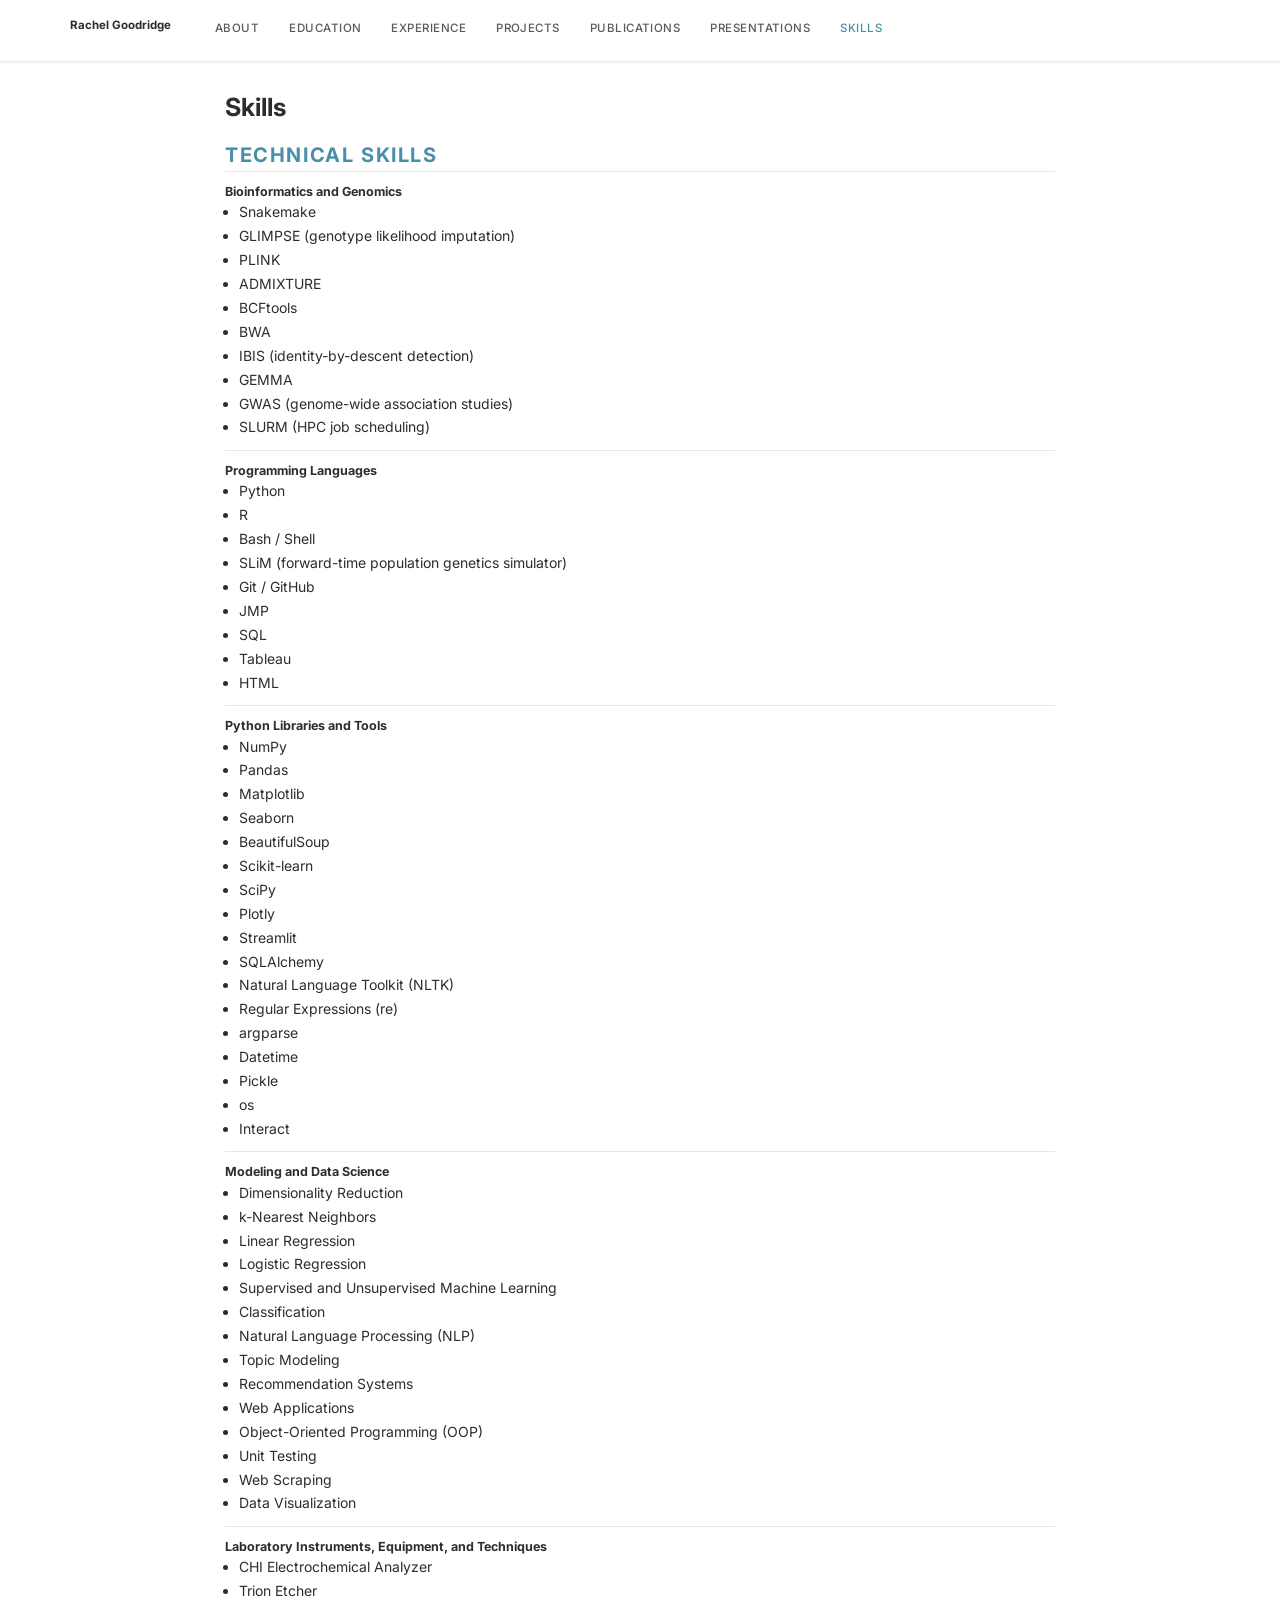
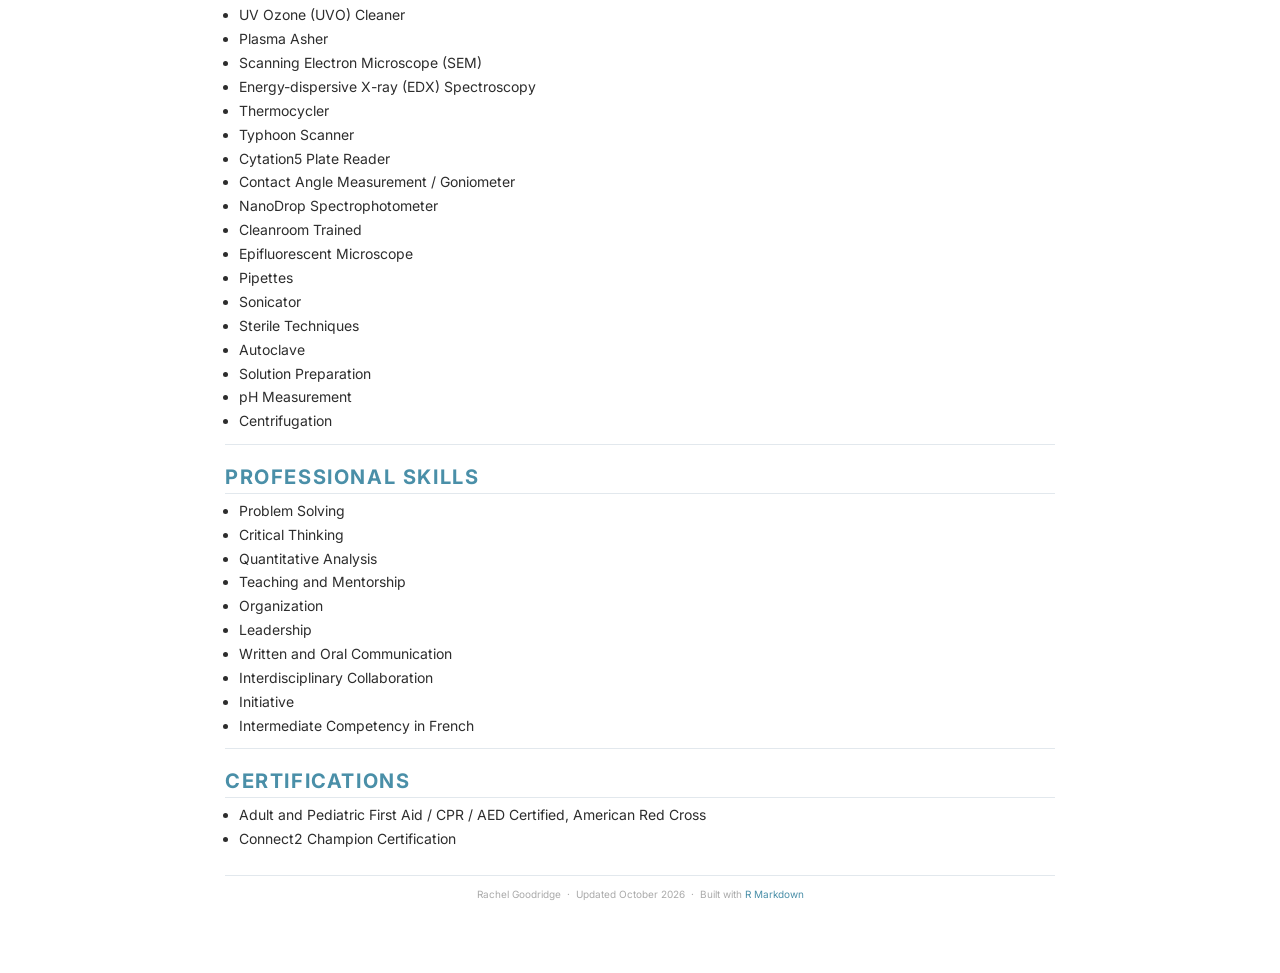
<file: skills.html>
<!DOCTYPE html>

<html>

<head>

<meta charset="utf-8" />
<meta name="generator" content="pandoc" />
<meta http-equiv="X-UA-Compatible" content="IE=EDGE" />




<title>Skills</title>

<script src="site_libs/header-attrs-2.32/header-attrs.js"></script>
<script src="site_libs/jquery-3.6.0/jquery-3.6.0.min.js"></script>
<meta name="viewport" content="width=device-width, initial-scale=1" />
<link href="site_libs/bootstrap-3.3.5/css/flatly.min.css" rel="stylesheet" />
<script src="site_libs/bootstrap-3.3.5/js/bootstrap.min.js"></script>
<script src="site_libs/bootstrap-3.3.5/shim/html5shiv.min.js"></script>
<script src="site_libs/bootstrap-3.3.5/shim/respond.min.js"></script>
<style>h1 {font-size: 34px;}
       h1.title {font-size: 38px;}
       h2 {font-size: 30px;}
       h3 {font-size: 24px;}
       h4 {font-size: 18px;}
       h5 {font-size: 16px;}
       h6 {font-size: 12px;}
       code {color: inherit; background-color: rgba(0, 0, 0, 0.04);}
       pre:not([class]) { background-color: white }</style>
<script src="site_libs/navigation-1.1/tabsets.js"></script>
<link href="site_libs/highlightjs-9.12.0/default.css" rel="stylesheet" />
<script src="site_libs/highlightjs-9.12.0/highlight.js"></script>
<link rel="icon" type="image/svg+xml" href="favicon.svg" />
<link rel="shortcut icon" href="favicon.svg" />
<link rel="preconnect" href="https://fonts.googleapis.com">
<link rel="preconnect" href="https://fonts.gstatic.com" crossorigin>
<script>
  document.addEventListener("DOMContentLoaded", function () {
    document.querySelectorAll("a[href]").forEach(function (link) {
      var href = link.getAttribute("href");
      // Open in new tab if external (http/https) or a mailto
      if (href && (href.startsWith("http") || href.startsWith("mailto"))) {
        link.setAttribute("target", "_blank");
        link.setAttribute("rel", "noopener noreferrer");
      }
    });
  });
</script>

<style type="text/css">
  code{white-space: pre-wrap;}
  span.smallcaps{font-variant: small-caps;}
  span.underline{text-decoration: underline;}
  div.column{display: inline-block; vertical-align: top; width: 50%;}
  div.hanging-indent{margin-left: 1.5em; text-indent: -1.5em;}
  ul.task-list{list-style: none;}
    </style>

<style type="text/css">code{white-space: pre;}</style>
<script type="text/javascript">
if (window.hljs) {
  hljs.configure({languages: []});
  hljs.initHighlightingOnLoad();
  if (document.readyState && document.readyState === "complete") {
    window.setTimeout(function() { hljs.initHighlighting(); }, 0);
  }
}
</script>






<link rel="stylesheet" href="custom.css" type="text/css" />



<style type = "text/css">
.main-container {
  max-width: 940px;
  margin-left: auto;
  margin-right: auto;
}
img {
  max-width:100%;
}
.tabbed-pane {
  padding-top: 12px;
}
.html-widget {
  margin-bottom: 20px;
}
button.code-folding-btn:focus {
  outline: none;
}
summary {
  display: list-item;
}
details > summary > p:only-child {
  display: inline;
}
pre code {
  padding: 0;
}
</style>


<style type="text/css">
.dropdown-submenu {
  position: relative;
}
.dropdown-submenu>.dropdown-menu {
  top: 0;
  left: 100%;
  margin-top: -6px;
  margin-left: -1px;
  border-radius: 0 6px 6px 6px;
}
.dropdown-submenu:hover>.dropdown-menu {
  display: block;
}
.dropdown-submenu>a:after {
  display: block;
  content: " ";
  float: right;
  width: 0;
  height: 0;
  border-color: transparent;
  border-style: solid;
  border-width: 5px 0 5px 5px;
  border-left-color: #cccccc;
  margin-top: 5px;
  margin-right: -10px;
}
.dropdown-submenu:hover>a:after {
  border-left-color: #adb5bd;
}
.dropdown-submenu.pull-left {
  float: none;
}
.dropdown-submenu.pull-left>.dropdown-menu {
  left: -100%;
  margin-left: 10px;
  border-radius: 6px 0 6px 6px;
}
</style>

<script type="text/javascript">
// manage active state of menu based on current page
$(document).ready(function () {
  // active menu anchor
  href = window.location.pathname
  href = href.substr(href.lastIndexOf('/') + 1)
  if (href === "")
    href = "index.html";
  var menuAnchor = $('a[href="' + href + '"]');

  // mark the anchor link active (and if it's in a dropdown, also mark that active)
  var dropdown = menuAnchor.closest('li.dropdown');
  if (window.bootstrap) { // Bootstrap 4+
    menuAnchor.addClass('active');
    dropdown.find('> .dropdown-toggle').addClass('active');
  } else { // Bootstrap 3
    menuAnchor.parent().addClass('active');
    dropdown.addClass('active');
  }

  // Navbar adjustments
  var navHeight = $(".navbar").first().height() + 15;
  var style = document.createElement('style');
  var pt = "padding-top: " + navHeight + "px; ";
  var mt = "margin-top: -" + navHeight + "px; ";
  var css = "";
  // offset scroll position for anchor links (for fixed navbar)
  for (var i = 1; i <= 6; i++) {
    css += ".section h" + i + "{ " + pt + mt + "}\n";
  }
  style.innerHTML = "body {" + pt + "padding-bottom: 40px; }\n" + css;
  document.head.appendChild(style);
});
</script>

<!-- tabsets -->

<style type="text/css">
.tabset-dropdown > .nav-tabs {
  display: inline-table;
  max-height: 500px;
  min-height: 44px;
  overflow-y: auto;
  border: 1px solid #ddd;
  border-radius: 4px;
}

.tabset-dropdown > .nav-tabs > li.active:before, .tabset-dropdown > .nav-tabs.nav-tabs-open:before {
  content: "\e259";
  font-family: 'Glyphicons Halflings';
  display: inline-block;
  padding: 10px;
  border-right: 1px solid #ddd;
}

.tabset-dropdown > .nav-tabs.nav-tabs-open > li.active:before {
  content: "\e258";
  font-family: 'Glyphicons Halflings';
  border: none;
}

.tabset-dropdown > .nav-tabs > li.active {
  display: block;
}

.tabset-dropdown > .nav-tabs > li > a,
.tabset-dropdown > .nav-tabs > li > a:focus,
.tabset-dropdown > .nav-tabs > li > a:hover {
  border: none;
  display: inline-block;
  border-radius: 4px;
  background-color: transparent;
}

.tabset-dropdown > .nav-tabs.nav-tabs-open > li {
  display: block;
  float: none;
}

.tabset-dropdown > .nav-tabs > li {
  display: none;
}
</style>

<!-- code folding -->




</head>

<body>


<div class="container-fluid main-container">




<div class="navbar navbar-default  navbar-fixed-top" role="navigation">
  <div class="container">
    <div class="navbar-header">
      <button type="button" class="navbar-toggle collapsed" data-toggle="collapse" data-bs-toggle="collapse" data-target="#navbar" data-bs-target="#navbar">
        <span class="icon-bar"></span>
        <span class="icon-bar"></span>
        <span class="icon-bar"></span>
      </button>
      <a class="navbar-brand" href="index.html">Rachel Goodridge</a>
    </div>
    <div id="navbar" class="navbar-collapse collapse">
      <ul class="nav navbar-nav">
        <li>
  <a href="index.html">About</a>
</li>
<li>
  <a href="edu.html">Education</a>
</li>
<li>
  <a href="exp.html">Experience</a>
</li>
<li>
  <a href="proj.html">Projects</a>
</li>
<li>
  <a href="pub.html">Publications</a>
</li>
<li>
  <a href="pres.html">Presentations</a>
</li>
<li>
  <a href="skills.html">Skills</a>
</li>
      </ul>
      <ul class="nav navbar-nav navbar-right">
        
      </ul>
    </div><!--/.nav-collapse -->
  </div><!--/.container -->
</div><!--/.navbar -->

<div id="header">



<h1 class="title toc-ignore">Skills</h1>

</div>


<div id="technical-skills" class="section level2">
<h2>Technical Skills</h2>
<div id="bioinformatics-and-genomics" class="section level3">
<h3>Bioinformatics and Genomics</h3>
<ul>
<li>Snakemake</li>
<li>GLIMPSE (genotype likelihood imputation)</li>
<li>PLINK</li>
<li>ADMIXTURE</li>
<li>BCFtools</li>
<li>BWA</li>
<li>IBIS (identity-by-descent detection)</li>
<li>GEMMA</li>
<li>GWAS (genome-wide association studies)</li>
<li>SLURM (HPC job scheduling)</li>
</ul>
<hr />
</div>
<div id="programming-languages" class="section level3">
<h3>Programming Languages</h3>
<ul>
<li>Python</li>
<li>R</li>
<li>Bash / Shell</li>
<li>SLiM (forward-time population genetics simulator)</li>
<li>Git / GitHub</li>
<li>JMP</li>
<li>SQL</li>
<li>Tableau</li>
<li>HTML</li>
</ul>
<hr />
</div>
<div id="python-libraries-and-tools" class="section level3">
<h3>Python Libraries and Tools</h3>
<ul>
<li>NumPy</li>
<li>Pandas</li>
<li>Matplotlib</li>
<li>Seaborn</li>
<li>BeautifulSoup</li>
<li>Scikit-learn</li>
<li>SciPy</li>
<li>Plotly</li>
<li>Streamlit</li>
<li>SQLAlchemy</li>
<li>Natural Language Toolkit (NLTK)</li>
<li>Regular Expressions (re)</li>
<li>argparse</li>
<li>Datetime</li>
<li>Pickle</li>
<li>os</li>
<li>Interact</li>
</ul>
<hr />
</div>
<div id="modeling-and-data-science" class="section level3">
<h3>Modeling and Data Science</h3>
<ul>
<li>Dimensionality Reduction</li>
<li>k-Nearest Neighbors</li>
<li>Linear Regression</li>
<li>Logistic Regression</li>
<li>Supervised and Unsupervised Machine Learning</li>
<li>Classification</li>
<li>Natural Language Processing (NLP)</li>
<li>Topic Modeling</li>
<li>Recommendation Systems</li>
<li>Web Applications</li>
<li>Object-Oriented Programming (OOP)</li>
<li>Unit Testing</li>
<li>Web Scraping</li>
<li>Data Visualization</li>
</ul>
<hr />
</div>
<div id="laboratory-instruments-equipment-and-techniques"
class="section level3">
<h3>Laboratory Instruments, Equipment, and Techniques</h3>
<ul>
<li>CHI Electrochemical Analyzer</li>
<li>Trion Etcher</li>
<li>UV Ozone (UVO) Cleaner</li>
<li>Plasma Asher</li>
<li>Scanning Electron Microscope (SEM)</li>
<li>Energy-dispersive X-ray (EDX) Spectroscopy</li>
<li>Thermocycler</li>
<li>Typhoon Scanner</li>
<li>Cytation5 Plate Reader</li>
<li>Contact Angle Measurement / Goniometer</li>
<li>NanoDrop Spectrophotometer</li>
<li>Cleanroom Trained</li>
<li>Epifluorescent Microscope</li>
<li>Pipettes</li>
<li>Sonicator</li>
<li>Sterile Techniques</li>
<li>Autoclave</li>
<li>Solution Preparation</li>
<li>pH Measurement</li>
<li>Centrifugation</li>
</ul>
<hr />
</div>
</div>
<div id="professional-skills" class="section level2">
<h2>Professional Skills</h2>
<ul>
<li>Problem Solving</li>
<li>Critical Thinking</li>
<li>Quantitative Analysis</li>
<li>Teaching and Mentorship</li>
<li>Organization</li>
<li>Leadership</li>
<li>Written and Oral Communication</li>
<li>Interdisciplinary Collaboration</li>
<li>Initiative</li>
<li>Intermediate Competency in French</li>
</ul>
<hr />
</div>
<div id="certifications" class="section level2">
<h2>Certifications</h2>
<ul>
<li>Adult and Pediatric First Aid / CPR / AED Certified, American Red
Cross</li>
<li>Connect2 Champion Certification</li>
</ul>
</div>

<div class="page-footer">
  Rachel Goodridge &nbsp;&middot;&nbsp; Updated October 2026 &nbsp;&middot;&nbsp;
  Built with <a href="https://rmarkdown.rstudio.com/" style="color:#aaa;">R Markdown</a>
</div>



</div>

<script>

// add bootstrap table styles to pandoc tables
function bootstrapStylePandocTables() {
  $('tr.odd').parent('tbody').parent('table').addClass('table table-condensed');
}
$(document).ready(function () {
  bootstrapStylePandocTables();
});


</script>

<!-- tabsets -->

<script>
$(document).ready(function () {
  window.buildTabsets("TOC");
});

$(document).ready(function () {
  $('.tabset-dropdown > .nav-tabs > li').click(function () {
    $(this).parent().toggleClass('nav-tabs-open');
  });
});
</script>

<!-- code folding -->


<!-- dynamically load mathjax for compatibility with self-contained -->
<script>
  (function () {
    var script = document.createElement("script");
    script.type = "text/javascript";
    script.src  = "https://mathjax.rstudio.com/latest/MathJax.js?config=TeX-AMS-MML_HTMLorMML";
    document.getElementsByTagName("head")[0].appendChild(script);
  })();
</script>

</body>
</html>
</file>
<file: site_libs/highlightjs-9.12.0/default.css>
.hljs-literal {
  color: #990073;
}

.hljs-number {
  color: #099;
}

.hljs-comment {
  color: #998;
  font-style: italic;
}

.hljs-keyword {
  color: #900;
  font-weight: bold;
}

.hljs-string {
  color: #d14;
}
</file>
<file: custom.css>
/* ======================================================
   Rachel Goodridge – Personal CV Site
   ====================================================== */

@import url('https://fonts.googleapis.com/css2?family=Inter:wght@300;400;500;600;700&display=swap');

:root {
  --accent:      #4a8fa8;
  --accent-dark: #357a92;
  --text-main:   #2d2d2d;
  --text-soft:   #5a5a5a;
  --bg-page:     #ffffff;
  --bg-section:  #f7f9fb;
  --border:      #e2e8ed;
}

body {
  font-family: 'Inter', 'Helvetica Neue', Arial, sans-serif !important;
  font-size: 14px !important;
  color: var(--text-main) !important;
  background-color: var(--bg-page) !important;
  line-height: 1.7 !important;
}

/* ── Reset ALL Bootstrap heading margins globally ── */
h1, h2, h3, h4, h5, h6,
.h1, .h2, .h3, .h4, .h5, .h6 {
  margin-top: 0 !important;
  margin-bottom: 0 !important;
  padding-top: 0 !important;
  padding-bottom: 0 !important;
  line-height: 1.25 !important;
  font-family: 'Inter', 'Helvetica Neue', Arial, sans-serif !important;
}

/* ── Then apply our own spacing and sizes ── */

/* Page title (from YAML `title:`) */
h1, .h1 {
  font-size: 2.5rem !important;
  font-weight: 700 !important;
  color: var(--text-main) !important;
  margin-bottom: 1.2rem !important;
}

/* Major section: "Education", "Technical Skills", "PhD Research" */
h2, .h2 {
  font-size: 2rem !important;
  font-weight: 700 !important;
  color: var(--accent) !important;
  text-transform: uppercase !important;
  letter-spacing: 0.08em !important;
  padding-bottom: 0.3rem !important;
  border-bottom: 1.5px solid var(--border) !important;
  margin-top: 2rem !important;
  margin-bottom: 0.6rem !important;
}

/* Entry header: institution, employer, project name */
h3, .h3 {
  font-size: 1.25rem !important;
  font-weight: 700 !important;
  color: var(--text-main) !important;
  margin-top: 1.2rem !important;
  margin-bottom: 0.05rem !important;
}

/* Sub-header: role within employer, coursework group heading */
h4, .h4 {
  font-size: 1.25rem !important;
  font-weight: 600 !important;
  color: var(--text-main) !important;
  margin-top: 0.08rem !important;
  margin-bottom: 0.05rem !important;
}

/* Date / small label (kept small — it's metadata) */
h5, .h5 {
  font-size: 1.15rem !important;
  font-weight: 400 !important;
  color: var(--text-soft) !important;
  margin-top: 0.05rem !important;
  margin-bottom: 0.4rem !important;
}

/* ── Entry metadata line (location | degree | date) ── */
p.entry-meta {
  font-size: 1.15rem !important;
  color: var(--text-soft) !important;
  margin-top: 0.1rem !important;
  margin-bottom: 0.5rem !important;
  line-height: 1.6 !important;
}

/* ── Paragraphs and lists ── */
p {
  font-size: 14px !important;
  line-height: 1.7 !important;
  margin-top: 0.3rem !important;
  margin-bottom: 0.3rem !important;
}

ul {
  margin-top: 0.2rem !important;
  margin-bottom: 0.4rem !important;
  padding-left: 1.4rem !important;
}

li {
  font-size: 14px !important;
  margin-bottom: 0.15rem !important;
  line-height: 1.6 !important;
}

/* ── Horizontal rules — thin separator, tight margin ── */
hr {
  border: none !important;
  border-top: 1px solid var(--border) !important;
  margin-top: 1.1rem !important;
  margin-bottom: 0 !important;   /* heading below provides its own top margin */
}

/* ── Navbar ── */
.navbar {
  background-color: #ffffff !important;
  border-bottom: 1px solid var(--border) !important;
  box-shadow: 0 1px 4px rgba(0,0,0,0.05) !important;
}
.navbar-brand {
  font-weight: 700 !important;
  font-size: 1.15rem !important;
  color: var(--text-main) !important;
}
.navbar-nav > li > a {
  font-size: 1.15rem !important;
  font-weight: 500 !important;
  color: var(--text-soft) !important;
  letter-spacing: 0.04em !important;
  text-transform: uppercase !important;
  padding-top: 16px !important;
  padding-bottom: 16px !important;
}
.navbar-nav > li > a:hover,
.navbar-nav > .active > a,
.navbar-nav > .active > a:focus {
  color: var(--accent) !important;
  background-color: transparent !important;
}

/* ── Page container ── */
.container-fluid.main-container {
  max-width: 860px !important;
  padding-top: 1.6rem !important;
  padding-bottom: 3rem !important;
}

/* ── Links ── */
a {
  color: var(--accent) !important;
  text-decoration: none !important;
  transition: color 0.15s;
}
a:hover {
  color: var(--accent-dark) !important;
  text-decoration: underline !important;
}
/* Heading links inherit heading color, not accent */
h3 a, h4 a { color: var(--text-main) !important; }
h2 a { color: var(--accent) !important; }
.navbar-brand { color: var(--text-main) !important; }
.navbar-nav > li > a { color: var(--text-soft) !important; }

/* ── Photos ── */
.profile-photo {
  display: block !important;
  border-radius: 8px !important;
  box-shadow: 0 2px 12px rgba(0,0,0,0.10) !important;
  margin: 0.6rem 0 1.2rem 0 !important;
  max-width: 100% !important;
  height: auto !important;
}
.edu-photo {
  display: block !important;
  border-radius: 6px !important;
  box-shadow: 0 1px 6px rgba(0,0,0,0.10) !important;
  margin: 0.6rem 0 1rem 0 !important;
  max-width: 100% !important;
  height: auto !important;
}

/* ── Contact pills ── */
.contact-list {
  list-style: none !important;
  padding: 0 !important;
  display: flex !important;
  flex-wrap: wrap !important;
  gap: 0.45rem !important;
  margin-top: 0.5rem !important;
  margin-bottom: 0 !important;
}
.contact-list li { margin-bottom: 0 !important; }
.contact-list li a {
  display: inline-block !important;
  padding: 0.2rem 0.75rem !important;
  background: var(--bg-section) !important;
  border: 1px solid var(--border) !important;
  border-radius: 20px !important;
  font-size: 1.15rem !important;
  color: var(--text-soft) !important;
}
.contact-list li a:hover {
  background: var(--accent) !important;
  color: #fff !important;
  text-decoration: none !important;
  border-color: var(--accent) !important;
}

/* ── Footer ── */
.page-footer {
  margin-top: 2.5rem;
  padding-top: 1rem;
  border-top: 1px solid var(--border);
  font-size: 1.0rem;
  color: #aaa;
  text-align: center;
}

@media (max-width: 600px) {
  .container-fluid.main-container { padding-left: 1rem !important; padding-right: 1rem !important; }
}
</file>
<file: site_libs/bootstrap-3.3.5/css/flatly.min.css>
@font-face {
  font-family: 'Lato';
  font-style: normal;
  font-weight: 400;
  src: url(fonts/Lato.ttf) format('truetype');
}
@font-face {
  font-family: 'Lato';
  font-style: normal;
  font-weight: 700;
  src: url(fonts/LatoBold.ttf) format('truetype');
}
@font-face {
  font-family: 'Lato';
  font-style: italic;
  font-weight: 400;
  src: url(fonts/LatoItalic.ttf) format('truetype');
}

/*!
 * bootswatch v3.3.6
 * Homepage: http://bootswatch.com
 * Copyright 2012-2015 Thomas Park
 * Licensed under MIT
 * Based on Bootstrap
*//*!
 * Bootstrap v3.3.6 (http://getbootstrap.com)
 * Copyright 2011-2015 Twitter, Inc.
 * Licensed under MIT (https://github.com/twbs/bootstrap/blob/master/LICENSE)
 *//*! normalize.css v3.0.3 | MIT License | github.com/necolas/normalize.css */html{font-family:sans-serif;-ms-text-size-adjust:100%;-webkit-text-size-adjust:100%}body{margin:0}article,aside,details,figcaption,figure,footer,header,hgroup,main,menu,nav,section,summary{display:block}audio,canvas,progress,video{display:inline-block;vertical-align:baseline}audio:not([controls]){display:none;height:0}[hidden],template{display:none}a{background-color:transparent}a:active,a:hover{outline:0}abbr[title]{border-bottom:1px dotted}b,strong{font-weight:bold}dfn{font-style:italic}h1{font-size:2em;margin:0.67em 0}mark{background:#ff0;color:#000}small{font-size:80%}sub,sup{font-size:75%;line-height:0;position:relative;vertical-align:baseline}sup{top:-0.5em}sub{bottom:-0.25em}img{border:0}svg:not(:root){overflow:hidden}figure{margin:1em 40px}hr{-webkit-box-sizing:content-box;-moz-box-sizing:content-box;box-sizing:content-box;height:0}pre{overflow:auto}code,kbd,pre,samp{font-family:monospace, monospace;font-size:1em}button,input,optgroup,select,textarea{color:inherit;font:inherit;margin:0}button{overflow:visible}button,select{text-transform:none}button,html input[type="button"],input[type="reset"],input[type="submit"]{-webkit-appearance:button;cursor:pointer}button[disabled],html input[disabled]{cursor:default}button::-moz-focus-inner,input::-moz-focus-inner{border:0;padding:0}input{line-height:normal}input[type="checkbox"],input[type="radio"]{-webkit-box-sizing:border-box;-moz-box-sizing:border-box;box-sizing:border-box;padding:0}input[type="number"]::-webkit-inner-spin-button,input[type="number"]::-webkit-outer-spin-button{height:auto}input[type="search"]{-webkit-appearance:textfield;-webkit-box-sizing:content-box;-moz-box-sizing:content-box;box-sizing:content-box}input[type="search"]::-webkit-search-cancel-button,input[type="search"]::-webkit-search-decoration{-webkit-appearance:none}fieldset{border:1px solid #c0c0c0;margin:0 2px;padding:0.35em 0.625em 0.75em}legend{border:0;padding:0}textarea{overflow:auto}optgroup{font-weight:bold}table{border-collapse:collapse;border-spacing:0}td,th{padding:0}/*! Source: https://github.com/h5bp/html5-boilerplate/blob/master/src/css/main.css */@media print{*,*:before,*:after{background:transparent !important;color:#000 !important;-webkit-box-shadow:none !important;box-shadow:none !important;text-shadow:none !important}a,a:visited{text-decoration:underline}a[href]:after{content:" (" attr(href) ")"}abbr[title]:after{content:" (" attr(title) ")"}a[href^="#"]:after,a[href^="javascript:"]:after{content:""}pre,blockquote{border:1px solid #999;page-break-inside:avoid}thead{display:table-header-group}tr,img{page-break-inside:avoid}img{max-width:100% !important}p,h2,h3{orphans:3;widows:3}h2,h3{page-break-after:avoid}.navbar{display:none}.btn>.caret,.dropup>.btn>.caret{border-top-color:#000 !important}.label{border:1px solid #000}.table{border-collapse:collapse !important}.table td,.table th{background-color:#fff !important}.table-bordered th,.table-bordered td{border:1px solid #ddd !important}}@font-face{font-family:'Glyphicons Halflings';src:url('../fonts/glyphicons-halflings-regular.eot');src:url('../fonts/glyphicons-halflings-regular.eot?#iefix') format('embedded-opentype'),url('../fonts/glyphicons-halflings-regular.woff') format('woff'),url('../fonts/glyphicons-halflings-regular.ttf') format('truetype'),url('../fonts/glyphicons-halflings-regular.svg#glyphicons_halflingsregular') format('svg')}.glyphicon{position:relative;top:1px;display:inline-block;font-family:'Glyphicons Halflings';font-style:normal;font-weight:normal;line-height:1;-webkit-font-smoothing:antialiased;-moz-osx-font-smoothing:grayscale}.glyphicon-asterisk:before{content:"\002a"}.glyphicon-plus:before{content:"\002b"}.glyphicon-euro:before,.glyphicon-eur:before{content:"\20ac"}.glyphicon-minus:before{content:"\2212"}.glyphicon-cloud:before{content:"\2601"}.glyphicon-envelope:before{content:"\2709"}.glyphicon-pencil:before{content:"\270f"}.glyphicon-glass:before{content:"\e001"}.glyphicon-music:before{content:"\e002"}.glyphicon-search:before{content:"\e003"}.glyphicon-heart:before{content:"\e005"}.glyphicon-star:before{content:"\e006"}.glyphicon-star-empty:before{content:"\e007"}.glyphicon-user:before{content:"\e008"}.glyphicon-film:before{content:"\e009"}.glyphicon-th-large:before{content:"\e010"}.glyphicon-th:before{content:"\e011"}.glyphicon-th-list:before{content:"\e012"}.glyphicon-ok:before{content:"\e013"}.glyphicon-remove:before{content:"\e014"}.glyphicon-zoom-in:before{content:"\e015"}.glyphicon-zoom-out:before{content:"\e016"}.glyphicon-off:before{content:"\e017"}.glyphicon-signal:before{content:"\e018"}.glyphicon-cog:before{content:"\e019"}.glyphicon-trash:before{content:"\e020"}.glyphicon-home:before{content:"\e021"}.glyphicon-file:before{content:"\e022"}.glyphicon-time:before{content:"\e023"}.glyphicon-road:before{content:"\e024"}.glyphicon-download-alt:before{content:"\e025"}.glyphicon-download:before{content:"\e026"}.glyphicon-upload:before{content:"\e027"}.glyphicon-inbox:before{content:"\e028"}.glyphicon-play-circle:before{content:"\e029"}.glyphicon-repeat:before{content:"\e030"}.glyphicon-refresh:before{content:"\e031"}.glyphicon-list-alt:before{content:"\e032"}.glyphicon-lock:before{content:"\e033"}.glyphicon-flag:before{content:"\e034"}.glyphicon-headphones:before{content:"\e035"}.glyphicon-volume-off:before{content:"\e036"}.glyphicon-volume-down:before{content:"\e037"}.glyphicon-volume-up:before{content:"\e038"}.glyphicon-qrcode:before{content:"\e039"}.glyphicon-barcode:before{content:"\e040"}.glyphicon-tag:before{content:"\e041"}.glyphicon-tags:before{content:"\e042"}.glyphicon-book:before{content:"\e043"}.glyphicon-bookmark:before{content:"\e044"}.glyphicon-print:before{content:"\e045"}.glyphicon-camera:before{content:"\e046"}.glyphicon-font:before{content:"\e047"}.glyphicon-bold:before{content:"\e048"}.glyphicon-italic:before{content:"\e049"}.glyphicon-text-height:before{content:"\e050"}.glyphicon-text-width:before{content:"\e051"}.glyphicon-align-left:before{content:"\e052"}.glyphicon-align-center:before{content:"\e053"}.glyphicon-align-right:before{content:"\e054"}.glyphicon-align-justify:before{content:"\e055"}.glyphicon-list:before{content:"\e056"}.glyphicon-indent-left:before{content:"\e057"}.glyphicon-indent-right:before{content:"\e058"}.glyphicon-facetime-video:before{content:"\e059"}.glyphicon-picture:before{content:"\e060"}.glyphicon-map-marker:before{content:"\e062"}.glyphicon-adjust:before{content:"\e063"}.glyphicon-tint:before{content:"\e064"}.glyphicon-edit:before{content:"\e065"}.glyphicon-share:before{content:"\e066"}.glyphicon-check:before{content:"\e067"}.glyphicon-move:before{content:"\e068"}.glyphicon-step-backward:before{content:"\e069"}.glyphicon-fast-backward:before{content:"\e070"}.glyphicon-backward:before{content:"\e071"}.glyphicon-play:before{content:"\e072"}.glyphicon-pause:before{content:"\e073"}.glyphicon-stop:before{content:"\e074"}.glyphicon-forward:before{content:"\e075"}.glyphicon-fast-forward:before{content:"\e076"}.glyphicon-step-forward:before{content:"\e077"}.glyphicon-eject:before{content:"\e078"}.glyphicon-chevron-left:before{content:"\e079"}.glyphicon-chevron-right:before{content:"\e080"}.glyphicon-plus-sign:before{content:"\e081"}.glyphicon-minus-sign:before{content:"\e082"}.glyphicon-remove-sign:before{content:"\e083"}.glyphicon-ok-sign:before{content:"\e084"}.glyphicon-question-sign:before{content:"\e085"}.glyphicon-info-sign:before{content:"\e086"}.glyphicon-screenshot:before{content:"\e087"}.glyphicon-remove-circle:before{content:"\e088"}.glyphicon-ok-circle:before{content:"\e089"}.glyphicon-ban-circle:before{content:"\e090"}.glyphicon-arrow-left:before{content:"\e091"}.glyphicon-arrow-right:before{content:"\e092"}.glyphicon-arrow-up:before{content:"\e093"}.glyphicon-arrow-down:before{content:"\e094"}.glyphicon-share-alt:before{content:"\e095"}.glyphicon-resize-full:before{content:"\e096"}.glyphicon-resize-small:before{content:"\e097"}.glyphicon-exclamation-sign:before{content:"\e101"}.glyphicon-gift:before{content:"\e102"}.glyphicon-leaf:before{content:"\e103"}.glyphicon-fire:before{content:"\e104"}.glyphicon-eye-open:before{content:"\e105"}.glyphicon-eye-close:before{content:"\e106"}.glyphicon-warning-sign:before{content:"\e107"}.glyphicon-plane:before{content:"\e108"}.glyphicon-calendar:before{content:"\e109"}.glyphicon-random:before{content:"\e110"}.glyphicon-comment:before{content:"\e111"}.glyphicon-magnet:before{content:"\e112"}.glyphicon-chevron-up:before{content:"\e113"}.glyphicon-chevron-down:before{content:"\e114"}.glyphicon-retweet:before{content:"\e115"}.glyphicon-shopping-cart:before{content:"\e116"}.glyphicon-folder-close:before{content:"\e117"}.glyphicon-folder-open:before{content:"\e118"}.glyphicon-resize-vertical:before{content:"\e119"}.glyphicon-resize-horizontal:before{content:"\e120"}.glyphicon-hdd:before{content:"\e121"}.glyphicon-bullhorn:before{content:"\e122"}.glyphicon-bell:before{content:"\e123"}.glyphicon-certificate:before{content:"\e124"}.glyphicon-thumbs-up:before{content:"\e125"}.glyphicon-thumbs-down:before{content:"\e126"}.glyphicon-hand-right:before{content:"\e127"}.glyphicon-hand-left:before{content:"\e128"}.glyphicon-hand-up:before{content:"\e129"}.glyphicon-hand-down:before{content:"\e130"}.glyphicon-circle-arrow-right:before{content:"\e131"}.glyphicon-circle-arrow-left:before{content:"\e132"}.glyphicon-circle-arrow-up:before{content:"\e133"}.glyphicon-circle-arrow-down:before{content:"\e134"}.glyphicon-globe:before{content:"\e135"}.glyphicon-wrench:before{content:"\e136"}.glyphicon-tasks:before{content:"\e137"}.glyphicon-filter:before{content:"\e138"}.glyphicon-briefcase:before{content:"\e139"}.glyphicon-fullscreen:before{content:"\e140"}.glyphicon-dashboard:before{content:"\e141"}.glyphicon-paperclip:before{content:"\e142"}.glyphicon-heart-empty:before{content:"\e143"}.glyphicon-link:before{content:"\e144"}.glyphicon-phone:before{content:"\e145"}.glyphicon-pushpin:before{content:"\e146"}.glyphicon-usd:before{content:"\e148"}.glyphicon-gbp:before{content:"\e149"}.glyphicon-sort:before{content:"\e150"}.glyphicon-sort-by-alphabet:before{content:"\e151"}.glyphicon-sort-by-alphabet-alt:before{content:"\e152"}.glyphicon-sort-by-order:before{content:"\e153"}.glyphicon-sort-by-order-alt:before{content:"\e154"}.glyphicon-sort-by-attributes:before{content:"\e155"}.glyphicon-sort-by-attributes-alt:before{content:"\e156"}.glyphicon-unchecked:before{content:"\e157"}.glyphicon-expand:before{content:"\e158"}.glyphicon-collapse-down:before{content:"\e159"}.glyphicon-collapse-up:before{content:"\e160"}.glyphicon-log-in:before{content:"\e161"}.glyphicon-flash:before{content:"\e162"}.glyphicon-log-out:before{content:"\e163"}.glyphicon-new-window:before{content:"\e164"}.glyphicon-record:before{content:"\e165"}.glyphicon-save:before{content:"\e166"}.glyphicon-open:before{content:"\e167"}.glyphicon-saved:before{content:"\e168"}.glyphicon-import:before{content:"\e169"}.glyphicon-export:before{content:"\e170"}.glyphicon-send:before{content:"\e171"}.glyphicon-floppy-disk:before{content:"\e172"}.glyphicon-floppy-saved:before{content:"\e173"}.glyphicon-floppy-remove:before{content:"\e174"}.glyphicon-floppy-save:before{content:"\e175"}.glyphicon-floppy-open:before{content:"\e176"}.glyphicon-credit-card:before{content:"\e177"}.glyphicon-transfer:before{content:"\e178"}.glyphicon-cutlery:before{content:"\e179"}.glyphicon-header:before{content:"\e180"}.glyphicon-compressed:before{content:"\e181"}.glyphicon-earphone:before{content:"\e182"}.glyphicon-phone-alt:before{content:"\e183"}.glyphicon-tower:before{content:"\e184"}.glyphicon-stats:before{content:"\e185"}.glyphicon-sd-video:before{content:"\e186"}.glyphicon-hd-video:before{content:"\e187"}.glyphicon-subtitles:before{content:"\e188"}.glyphicon-sound-stereo:before{content:"\e189"}.glyphicon-sound-dolby:before{content:"\e190"}.glyphicon-sound-5-1:before{content:"\e191"}.glyphicon-sound-6-1:before{content:"\e192"}.glyphicon-sound-7-1:before{content:"\e193"}.glyphicon-copyright-mark:before{content:"\e194"}.glyphicon-registration-mark:before{content:"\e195"}.glyphicon-cloud-download:before{content:"\e197"}.glyphicon-cloud-upload:before{content:"\e198"}.glyphicon-tree-conifer:before{content:"\e199"}.glyphicon-tree-deciduous:before{content:"\e200"}.glyphicon-cd:before{content:"\e201"}.glyphicon-save-file:before{content:"\e202"}.glyphicon-open-file:before{content:"\e203"}.glyphicon-level-up:before{content:"\e204"}.glyphicon-copy:before{content:"\e205"}.glyphicon-paste:before{content:"\e206"}.glyphicon-alert:before{content:"\e209"}.glyphicon-equalizer:before{content:"\e210"}.glyphicon-king:before{content:"\e211"}.glyphicon-queen:before{content:"\e212"}.glyphicon-pawn:before{content:"\e213"}.glyphicon-bishop:before{content:"\e214"}.glyphicon-knight:before{content:"\e215"}.glyphicon-baby-formula:before{content:"\e216"}.glyphicon-tent:before{content:"\26fa"}.glyphicon-blackboard:before{content:"\e218"}.glyphicon-bed:before{content:"\e219"}.glyphicon-apple:before{content:"\f8ff"}.glyphicon-erase:before{content:"\e221"}.glyphicon-hourglass:before{content:"\231b"}.glyphicon-lamp:before{content:"\e223"}.glyphicon-duplicate:before{content:"\e224"}.glyphicon-piggy-bank:before{content:"\e225"}.glyphicon-scissors:before{content:"\e226"}.glyphicon-bitcoin:before{content:"\e227"}.glyphicon-btc:before{content:"\e227"}.glyphicon-xbt:before{content:"\e227"}.glyphicon-yen:before{content:"\00a5"}.glyphicon-jpy:before{content:"\00a5"}.glyphicon-ruble:before{content:"\20bd"}.glyphicon-rub:before{content:"\20bd"}.glyphicon-scale:before{content:"\e230"}.glyphicon-ice-lolly:before{content:"\e231"}.glyphicon-ice-lolly-tasted:before{content:"\e232"}.glyphicon-education:before{content:"\e233"}.glyphicon-option-horizontal:before{content:"\e234"}.glyphicon-option-vertical:before{content:"\e235"}.glyphicon-menu-hamburger:before{content:"\e236"}.glyphicon-modal-window:before{content:"\e237"}.glyphicon-oil:before{content:"\e238"}.glyphicon-grain:before{content:"\e239"}.glyphicon-sunglasses:before{content:"\e240"}.glyphicon-text-size:before{content:"\e241"}.glyphicon-text-color:before{content:"\e242"}.glyphicon-text-background:before{content:"\e243"}.glyphicon-object-align-top:before{content:"\e244"}.glyphicon-object-align-bottom:before{content:"\e245"}.glyphicon-object-align-horizontal:before{content:"\e246"}.glyphicon-object-align-left:before{content:"\e247"}.glyphicon-object-align-vertical:before{content:"\e248"}.glyphicon-object-align-right:before{content:"\e249"}.glyphicon-triangle-right:before{content:"\e250"}.glyphicon-triangle-left:before{content:"\e251"}.glyphicon-triangle-bottom:before{content:"\e252"}.glyphicon-triangle-top:before{content:"\e253"}.glyphicon-console:before{content:"\e254"}.glyphicon-superscript:before{content:"\e255"}.glyphicon-subscript:before{content:"\e256"}.glyphicon-menu-left:before{content:"\e257"}.glyphicon-menu-right:before{content:"\e258"}.glyphicon-menu-down:before{content:"\e259"}.glyphicon-menu-up:before{content:"\e260"}*{-webkit-box-sizing:border-box;-moz-box-sizing:border-box;box-sizing:border-box}*:before,*:after{-webkit-box-sizing:border-box;-moz-box-sizing:border-box;box-sizing:border-box}html{font-size:10px;-webkit-tap-highlight-color:rgba(0,0,0,0)}body{font-family:"Lato","Helvetica Neue",Helvetica,Arial,sans-serif;font-size:15px;line-height:1.42857143;color:#2c3e50;background-color:#ffffff}input,button,select,textarea{font-family:inherit;font-size:inherit;line-height:inherit}a{color:#18bc9c;text-decoration:none}a:hover,a:focus{color:#18bc9c;text-decoration:underline}a:focus{outline:thin dotted;outline:5px auto -webkit-focus-ring-color;outline-offset:-2px}figure{margin:0}img{vertical-align:middle}.img-responsive,.thumbnail>img,.thumbnail a>img,.carousel-inner>.item>img,.carousel-inner>.item>a>img{display:block;max-width:100%;height:auto}.img-rounded{border-radius:6px}.img-thumbnail{padding:4px;line-height:1.42857143;background-color:#ffffff;border:1px solid #ecf0f1;border-radius:4px;-webkit-transition:all .2s ease-in-out;-o-transition:all .2s ease-in-out;transition:all .2s ease-in-out;display:inline-block;max-width:100%;height:auto}.img-circle{border-radius:50%}hr{margin-top:21px;margin-bottom:21px;border:0;border-top:1px solid #ecf0f1}.sr-only{position:absolute;width:1px;height:1px;margin:-1px;padding:0;overflow:hidden;clip:rect(0, 0, 0, 0);border:0}.sr-only-focusable:active,.sr-only-focusable:focus{position:static;width:auto;height:auto;margin:0;overflow:visible;clip:auto}[role="button"]{cursor:pointer}h1,h2,h3,h4,h5,h6,.h1,.h2,.h3,.h4,.h5,.h6{font-family:"Lato","Helvetica Neue",Helvetica,Arial,sans-serif;font-weight:400;line-height:1.1;color:inherit}h1 small,h2 small,h3 small,h4 small,h5 small,h6 small,.h1 small,.h2 small,.h3 small,.h4 small,.h5 small,.h6 small,h1 .small,h2 .small,h3 .small,h4 .small,h5 .small,h6 .small,.h1 .small,.h2 .small,.h3 .small,.h4 .small,.h5 .small,.h6 .small{font-weight:normal;line-height:1;color:#b4bcc2}h1,.h1,h2,.h2,h3,.h3{margin-top:21px;margin-bottom:10.5px}h1 small,.h1 small,h2 small,.h2 small,h3 small,.h3 small,h1 .small,.h1 .small,h2 .small,.h2 .small,h3 .small,.h3 .small{font-size:65%}h4,.h4,h5,.h5,h6,.h6{margin-top:10.5px;margin-bottom:10.5px}h4 small,.h4 small,h5 small,.h5 small,h6 small,.h6 small,h4 .small,.h4 .small,h5 .small,.h5 .small,h6 .small,.h6 .small{font-size:75%}h1,.h1{font-size:39px}h2,.h2{font-size:32px}h3,.h3{font-size:26px}h4,.h4{font-size:19px}h5,.h5{font-size:15px}h6,.h6{font-size:13px}p{margin:0 0 10.5px}.lead{margin-bottom:21px;font-size:17px;font-weight:300;line-height:1.4}@media (min-width:768px){.lead{font-size:22.5px}}small,.small{font-size:86%}mark,.mark{background-color:#f39c12;padding:.2em}.text-left{text-align:left}.text-right{text-align:right}.text-center{text-align:center}.text-justify{text-align:justify}.text-nowrap{white-space:nowrap}.text-lowercase{text-transform:lowercase}.text-uppercase{text-transform:uppercase}.text-capitalize{text-transform:capitalize}.text-muted{color:#b4bcc2}.text-primary{color:#2c3e50}a.text-primary:hover,a.text-primary:focus{color:#1a242f}.text-success{color:#ffffff}a.text-success:hover,a.text-success:focus{color:#e6e6e6}.text-info{color:#ffffff}a.text-info:hover,a.text-info:focus{color:#e6e6e6}.text-warning{color:#ffffff}a.text-warning:hover,a.text-warning:focus{color:#e6e6e6}.text-danger{color:#ffffff}a.text-danger:hover,a.text-danger:focus{color:#e6e6e6}.bg-primary{color:#fff;background-color:#2c3e50}a.bg-primary:hover,a.bg-primary:focus{background-color:#1a242f}.bg-success{background-color:#18bc9c}a.bg-success:hover,a.bg-success:focus{background-color:#128f76}.bg-info{background-color:#3498db}a.bg-info:hover,a.bg-info:focus{background-color:#217dbb}.bg-warning{background-color:#f39c12}a.bg-warning:hover,a.bg-warning:focus{background-color:#c87f0a}.bg-danger{background-color:#e74c3c}a.bg-danger:hover,a.bg-danger:focus{background-color:#d62c1a}.page-header{padding-bottom:9.5px;margin:42px 0 21px;border-bottom:1px solid transparent}ul,ol{margin-top:0;margin-bottom:10.5px}ul ul,ol ul,ul ol,ol ol{margin-bottom:0}.list-unstyled{padding-left:0;list-style:none}.list-inline{padding-left:0;list-style:none;margin-left:-5px}.list-inline>li{display:inline-block;padding-left:5px;padding-right:5px}dl{margin-top:0;margin-bottom:21px}dt,dd{line-height:1.42857143}dt{font-weight:bold}dd{margin-left:0}@media (min-width:768px){.dl-horizontal dt{float:left;width:160px;clear:left;text-align:right;overflow:hidden;text-overflow:ellipsis;white-space:nowrap}.dl-horizontal dd{margin-left:180px}}abbr[title],abbr[data-original-title]{cursor:help;border-bottom:1px dotted #b4bcc2}.initialism{font-size:90%;text-transform:uppercase}blockquote{padding:10.5px 21px;margin:0 0 21px;font-size:18.75px;border-left:5px solid #ecf0f1}blockquote p:last-child,blockquote ul:last-child,blockquote ol:last-child{margin-bottom:0}blockquote footer,blockquote small,blockquote .small{display:block;font-size:80%;line-height:1.42857143;color:#b4bcc2}blockquote footer:before,blockquote small:before,blockquote .small:before{content:'\2014 \00A0'}.blockquote-reverse,blockquote.pull-right{padding-right:15px;padding-left:0;border-right:5px solid #ecf0f1;border-left:0;text-align:right}.blockquote-reverse footer:before,blockquote.pull-right footer:before,.blockquote-reverse small:before,blockquote.pull-right small:before,.blockquote-reverse .small:before,blockquote.pull-right .small:before{content:''}.blockquote-reverse footer:after,blockquote.pull-right footer:after,.blockquote-reverse small:after,blockquote.pull-right small:after,.blockquote-reverse .small:after,blockquote.pull-right .small:after{content:'\00A0 \2014'}address{margin-bottom:21px;font-style:normal;line-height:1.42857143}code,kbd,pre,samp{font-family:monospace}code{padding:2px 4px;font-size:90%;color:#c7254e;background-color:#f9f2f4;border-radius:4px}kbd{padding:2px 4px;font-size:90%;color:#ffffff;background-color:#333333;border-radius:3px;-webkit-box-shadow:inset 0 -1px 0 rgba(0,0,0,0.25);box-shadow:inset 0 -1px 0 rgba(0,0,0,0.25)}kbd kbd{padding:0;font-size:100%;font-weight:bold;-webkit-box-shadow:none;box-shadow:none}pre{display:block;padding:10px;margin:0 0 10.5px;font-size:14px;line-height:1.42857143;word-break:break-all;word-wrap:break-word;color:#7b8a8b;background-color:#ecf0f1;border:1px solid #cccccc;border-radius:4px}pre code{padding:0;font-size:inherit;color:inherit;white-space:pre-wrap;background-color:transparent;border-radius:0}.pre-scrollable{max-height:340px;overflow-y:scroll}.container{margin-right:auto;margin-left:auto;padding-left:15px;padding-right:15px}@media (min-width:768px){.container{width:750px}}@media (min-width:992px){.container{width:970px}}@media (min-width:1200px){.container{width:1170px}}.container-fluid{margin-right:auto;margin-left:auto;padding-left:15px;padding-right:15px}.row{margin-left:-15px;margin-right:-15px}.col-xs-1,.col-sm-1,.col-md-1,.col-lg-1,.col-xs-2,.col-sm-2,.col-md-2,.col-lg-2,.col-xs-3,.col-sm-3,.col-md-3,.col-lg-3,.col-xs-4,.col-sm-4,.col-md-4,.col-lg-4,.col-xs-5,.col-sm-5,.col-md-5,.col-lg-5,.col-xs-6,.col-sm-6,.col-md-6,.col-lg-6,.col-xs-7,.col-sm-7,.col-md-7,.col-lg-7,.col-xs-8,.col-sm-8,.col-md-8,.col-lg-8,.col-xs-9,.col-sm-9,.col-md-9,.col-lg-9,.col-xs-10,.col-sm-10,.col-md-10,.col-lg-10,.col-xs-11,.col-sm-11,.col-md-11,.col-lg-11,.col-xs-12,.col-sm-12,.col-md-12,.col-lg-12{position:relative;min-height:1px;padding-left:15px;padding-right:15px}.col-xs-1,.col-xs-2,.col-xs-3,.col-xs-4,.col-xs-5,.col-xs-6,.col-xs-7,.col-xs-8,.col-xs-9,.col-xs-10,.col-xs-11,.col-xs-12{float:left}.col-xs-12{width:100%}.col-xs-11{width:91.66666667%}.col-xs-10{width:83.33333333%}.col-xs-9{width:75%}.col-xs-8{width:66.66666667%}.col-xs-7{width:58.33333333%}.col-xs-6{width:50%}.col-xs-5{width:41.66666667%}.col-xs-4{width:33.33333333%}.col-xs-3{width:25%}.col-xs-2{width:16.66666667%}.col-xs-1{width:8.33333333%}.col-xs-pull-12{right:100%}.col-xs-pull-11{right:91.66666667%}.col-xs-pull-10{right:83.33333333%}.col-xs-pull-9{right:75%}.col-xs-pull-8{right:66.66666667%}.col-xs-pull-7{right:58.33333333%}.col-xs-pull-6{right:50%}.col-xs-pull-5{right:41.66666667%}.col-xs-pull-4{right:33.33333333%}.col-xs-pull-3{right:25%}.col-xs-pull-2{right:16.66666667%}.col-xs-pull-1{right:8.33333333%}.col-xs-pull-0{right:auto}.col-xs-push-12{left:100%}.col-xs-push-11{left:91.66666667%}.col-xs-push-10{left:83.33333333%}.col-xs-push-9{left:75%}.col-xs-push-8{left:66.66666667%}.col-xs-push-7{left:58.33333333%}.col-xs-push-6{left:50%}.col-xs-push-5{left:41.66666667%}.col-xs-push-4{left:33.33333333%}.col-xs-push-3{left:25%}.col-xs-push-2{left:16.66666667%}.col-xs-push-1{left:8.33333333%}.col-xs-push-0{left:auto}.col-xs-offset-12{margin-left:100%}.col-xs-offset-11{margin-left:91.66666667%}.col-xs-offset-10{margin-left:83.33333333%}.col-xs-offset-9{margin-left:75%}.col-xs-offset-8{margin-left:66.66666667%}.col-xs-offset-7{margin-left:58.33333333%}.col-xs-offset-6{margin-left:50%}.col-xs-offset-5{margin-left:41.66666667%}.col-xs-offset-4{margin-left:33.33333333%}.col-xs-offset-3{margin-left:25%}.col-xs-offset-2{margin-left:16.66666667%}.col-xs-offset-1{margin-left:8.33333333%}.col-xs-offset-0{margin-left:0%}@media (min-width:768px){.col-sm-1,.col-sm-2,.col-sm-3,.col-sm-4,.col-sm-5,.col-sm-6,.col-sm-7,.col-sm-8,.col-sm-9,.col-sm-10,.col-sm-11,.col-sm-12{float:left}.col-sm-12{width:100%}.col-sm-11{width:91.66666667%}.col-sm-10{width:83.33333333%}.col-sm-9{width:75%}.col-sm-8{width:66.66666667%}.col-sm-7{width:58.33333333%}.col-sm-6{width:50%}.col-sm-5{width:41.66666667%}.col-sm-4{width:33.33333333%}.col-sm-3{width:25%}.col-sm-2{width:16.66666667%}.col-sm-1{width:8.33333333%}.col-sm-pull-12{right:100%}.col-sm-pull-11{right:91.66666667%}.col-sm-pull-10{right:83.33333333%}.col-sm-pull-9{right:75%}.col-sm-pull-8{right:66.66666667%}.col-sm-pull-7{right:58.33333333%}.col-sm-pull-6{right:50%}.col-sm-pull-5{right:41.66666667%}.col-sm-pull-4{right:33.33333333%}.col-sm-pull-3{right:25%}.col-sm-pull-2{right:16.66666667%}.col-sm-pull-1{right:8.33333333%}.col-sm-pull-0{right:auto}.col-sm-push-12{left:100%}.col-sm-push-11{left:91.66666667%}.col-sm-push-10{left:83.33333333%}.col-sm-push-9{left:75%}.col-sm-push-8{left:66.66666667%}.col-sm-push-7{left:58.33333333%}.col-sm-push-6{left:50%}.col-sm-push-5{left:41.66666667%}.col-sm-push-4{left:33.33333333%}.col-sm-push-3{left:25%}.col-sm-push-2{left:16.66666667%}.col-sm-push-1{left:8.33333333%}.col-sm-push-0{left:auto}.col-sm-offset-12{margin-left:100%}.col-sm-offset-11{margin-left:91.66666667%}.col-sm-offset-10{margin-left:83.33333333%}.col-sm-offset-9{margin-left:75%}.col-sm-offset-8{margin-left:66.66666667%}.col-sm-offset-7{margin-left:58.33333333%}.col-sm-offset-6{margin-left:50%}.col-sm-offset-5{margin-left:41.66666667%}.col-sm-offset-4{margin-left:33.33333333%}.col-sm-offset-3{margin-left:25%}.col-sm-offset-2{margin-left:16.66666667%}.col-sm-offset-1{margin-left:8.33333333%}.col-sm-offset-0{margin-left:0%}}@media (min-width:992px){.col-md-1,.col-md-2,.col-md-3,.col-md-4,.col-md-5,.col-md-6,.col-md-7,.col-md-8,.col-md-9,.col-md-10,.col-md-11,.col-md-12{float:left}.col-md-12{width:100%}.col-md-11{width:91.66666667%}.col-md-10{width:83.33333333%}.col-md-9{width:75%}.col-md-8{width:66.66666667%}.col-md-7{width:58.33333333%}.col-md-6{width:50%}.col-md-5{width:41.66666667%}.col-md-4{width:33.33333333%}.col-md-3{width:25%}.col-md-2{width:16.66666667%}.col-md-1{width:8.33333333%}.col-md-pull-12{right:100%}.col-md-pull-11{right:91.66666667%}.col-md-pull-10{right:83.33333333%}.col-md-pull-9{right:75%}.col-md-pull-8{right:66.66666667%}.col-md-pull-7{right:58.33333333%}.col-md-pull-6{right:50%}.col-md-pull-5{right:41.66666667%}.col-md-pull-4{right:33.33333333%}.col-md-pull-3{right:25%}.col-md-pull-2{right:16.66666667%}.col-md-pull-1{right:8.33333333%}.col-md-pull-0{right:auto}.col-md-push-12{left:100%}.col-md-push-11{left:91.66666667%}.col-md-push-10{left:83.33333333%}.col-md-push-9{left:75%}.col-md-push-8{left:66.66666667%}.col-md-push-7{left:58.33333333%}.col-md-push-6{left:50%}.col-md-push-5{left:41.66666667%}.col-md-push-4{left:33.33333333%}.col-md-push-3{left:25%}.col-md-push-2{left:16.66666667%}.col-md-push-1{left:8.33333333%}.col-md-push-0{left:auto}.col-md-offset-12{margin-left:100%}.col-md-offset-11{margin-left:91.66666667%}.col-md-offset-10{margin-left:83.33333333%}.col-md-offset-9{margin-left:75%}.col-md-offset-8{margin-left:66.66666667%}.col-md-offset-7{margin-left:58.33333333%}.col-md-offset-6{margin-left:50%}.col-md-offset-5{margin-left:41.66666667%}.col-md-offset-4{margin-left:33.33333333%}.col-md-offset-3{margin-left:25%}.col-md-offset-2{margin-left:16.66666667%}.col-md-offset-1{margin-left:8.33333333%}.col-md-offset-0{margin-left:0%}}@media (min-width:1200px){.col-lg-1,.col-lg-2,.col-lg-3,.col-lg-4,.col-lg-5,.col-lg-6,.col-lg-7,.col-lg-8,.col-lg-9,.col-lg-10,.col-lg-11,.col-lg-12{float:left}.col-lg-12{width:100%}.col-lg-11{width:91.66666667%}.col-lg-10{width:83.33333333%}.col-lg-9{width:75%}.col-lg-8{width:66.66666667%}.col-lg-7{width:58.33333333%}.col-lg-6{width:50%}.col-lg-5{width:41.66666667%}.col-lg-4{width:33.33333333%}.col-lg-3{width:25%}.col-lg-2{width:16.66666667%}.col-lg-1{width:8.33333333%}.col-lg-pull-12{right:100%}.col-lg-pull-11{right:91.66666667%}.col-lg-pull-10{right:83.33333333%}.col-lg-pull-9{right:75%}.col-lg-pull-8{right:66.66666667%}.col-lg-pull-7{right:58.33333333%}.col-lg-pull-6{right:50%}.col-lg-pull-5{right:41.66666667%}.col-lg-pull-4{right:33.33333333%}.col-lg-pull-3{right:25%}.col-lg-pull-2{right:16.66666667%}.col-lg-pull-1{right:8.33333333%}.col-lg-pull-0{right:auto}.col-lg-push-12{left:100%}.col-lg-push-11{left:91.66666667%}.col-lg-push-10{left:83.33333333%}.col-lg-push-9{left:75%}.col-lg-push-8{left:66.66666667%}.col-lg-push-7{left:58.33333333%}.col-lg-push-6{left:50%}.col-lg-push-5{left:41.66666667%}.col-lg-push-4{left:33.33333333%}.col-lg-push-3{left:25%}.col-lg-push-2{left:16.66666667%}.col-lg-push-1{left:8.33333333%}.col-lg-push-0{left:auto}.col-lg-offset-12{margin-left:100%}.col-lg-offset-11{margin-left:91.66666667%}.col-lg-offset-10{margin-left:83.33333333%}.col-lg-offset-9{margin-left:75%}.col-lg-offset-8{margin-left:66.66666667%}.col-lg-offset-7{margin-left:58.33333333%}.col-lg-offset-6{margin-left:50%}.col-lg-offset-5{margin-left:41.66666667%}.col-lg-offset-4{margin-left:33.33333333%}.col-lg-offset-3{margin-left:25%}.col-lg-offset-2{margin-left:16.66666667%}.col-lg-offset-1{margin-left:8.33333333%}.col-lg-offset-0{margin-left:0%}}table{background-color:transparent}caption{padding-top:8px;padding-bottom:8px;color:#b4bcc2;text-align:left}th{}.table{width:100%;max-width:100%;margin-bottom:21px}.table>thead>tr>th,.table>tbody>tr>th,.table>tfoot>tr>th,.table>thead>tr>td,.table>tbody>tr>td,.table>tfoot>tr>td{padding:8px;line-height:1.42857143;vertical-align:top;border-top:1px solid #ecf0f1}.table>thead>tr>th{vertical-align:bottom;border-bottom:2px solid #ecf0f1}.table>caption+thead>tr:first-child>th,.table>colgroup+thead>tr:first-child>th,.table>thead:first-child>tr:first-child>th,.table>caption+thead>tr:first-child>td,.table>colgroup+thead>tr:first-child>td,.table>thead:first-child>tr:first-child>td{border-top:0}.table>tbody+tbody{border-top:2px solid #ecf0f1}.table .table{background-color:#ffffff}.table-condensed>thead>tr>th,.table-condensed>tbody>tr>th,.table-condensed>tfoot>tr>th,.table-condensed>thead>tr>td,.table-condensed>tbody>tr>td,.table-condensed>tfoot>tr>td{padding:5px}.table-bordered{border:1px solid #ecf0f1}.table-bordered>thead>tr>th,.table-bordered>tbody>tr>th,.table-bordered>tfoot>tr>th,.table-bordered>thead>tr>td,.table-bordered>tbody>tr>td,.table-bordered>tfoot>tr>td{border:1px solid #ecf0f1}.table-bordered>thead>tr>th,.table-bordered>thead>tr>td{border-bottom-width:2px}.table-striped>tbody>tr:nth-of-type(odd){background-color:#f9f9f9}.table-hover>tbody>tr:hover{background-color:#ecf0f1}table col[class*="col-"]{position:static;float:none;display:table-column}table td[class*="col-"],table th[class*="col-"]{position:static;float:none;display:table-cell}.table>thead>tr>td.active,.table>tbody>tr>td.active,.table>tfoot>tr>td.active,.table>thead>tr>th.active,.table>tbody>tr>th.active,.table>tfoot>tr>th.active,.table>thead>tr.active>td,.table>tbody>tr.active>td,.table>tfoot>tr.active>td,.table>thead>tr.active>th,.table>tbody>tr.active>th,.table>tfoot>tr.active>th{background-color:#ecf0f1}.table-hover>tbody>tr>td.active:hover,.table-hover>tbody>tr>th.active:hover,.table-hover>tbody>tr.active:hover>td,.table-hover>tbody>tr:hover>.active,.table-hover>tbody>tr.active:hover>th{background-color:#dde4e6}.table>thead>tr>td.success,.table>tbody>tr>td.success,.table>tfoot>tr>td.success,.table>thead>tr>th.success,.table>tbody>tr>th.success,.table>tfoot>tr>th.success,.table>thead>tr.success>td,.table>tbody>tr.success>td,.table>tfoot>tr.success>td,.table>thead>tr.success>th,.table>tbody>tr.success>th,.table>tfoot>tr.success>th{background-color:#18bc9c}.table-hover>tbody>tr>td.success:hover,.table-hover>tbody>tr>th.success:hover,.table-hover>tbody>tr.success:hover>td,.table-hover>tbody>tr:hover>.success,.table-hover>tbody>tr.success:hover>th{background-color:#15a589}.table>thead>tr>td.info,.table>tbody>tr>td.info,.table>tfoot>tr>td.info,.table>thead>tr>th.info,.table>tbody>tr>th.info,.table>tfoot>tr>th.info,.table>thead>tr.info>td,.table>tbody>tr.info>td,.table>tfoot>tr.info>td,.table>thead>tr.info>th,.table>tbody>tr.info>th,.table>tfoot>tr.info>th{background-color:#3498db}.table-hover>tbody>tr>td.info:hover,.table-hover>tbody>tr>th.info:hover,.table-hover>tbody>tr.info:hover>td,.table-hover>tbody>tr:hover>.info,.table-hover>tbody>tr.info:hover>th{background-color:#258cd1}.table>thead>tr>td.warning,.table>tbody>tr>td.warning,.table>tfoot>tr>td.warning,.table>thead>tr>th.warning,.table>tbody>tr>th.warning,.table>tfoot>tr>th.warning,.table>thead>tr.warning>td,.table>tbody>tr.warning>td,.table>tfoot>tr.warning>td,.table>thead>tr.warning>th,.table>tbody>tr.warning>th,.table>tfoot>tr.warning>th{background-color:#f39c12}.table-hover>tbody>tr>td.warning:hover,.table-hover>tbody>tr>th.warning:hover,.table-hover>tbody>tr.warning:hover>td,.table-hover>tbody>tr:hover>.warning,.table-hover>tbody>tr.warning:hover>th{background-color:#e08e0b}.table>thead>tr>td.danger,.table>tbody>tr>td.danger,.table>tfoot>tr>td.danger,.table>thead>tr>th.danger,.table>tbody>tr>th.danger,.table>tfoot>tr>th.danger,.table>thead>tr.danger>td,.table>tbody>tr.danger>td,.table>tfoot>tr.danger>td,.table>thead>tr.danger>th,.table>tbody>tr.danger>th,.table>tfoot>tr.danger>th{background-color:#e74c3c}.table-hover>tbody>tr>td.danger:hover,.table-hover>tbody>tr>th.danger:hover,.table-hover>tbody>tr.danger:hover>td,.table-hover>tbody>tr:hover>.danger,.table-hover>tbody>tr.danger:hover>th{background-color:#e43725}.table-responsive{overflow-x:auto;min-height:0.01%}@media screen and (max-width:767px){.table-responsive{width:100%;margin-bottom:15.75px;overflow-y:hidden;-ms-overflow-style:-ms-autohiding-scrollbar;border:1px solid #ecf0f1}.table-responsive>.table{margin-bottom:0}.table-responsive>.table>thead>tr>th,.table-responsive>.table>tbody>tr>th,.table-responsive>.table>tfoot>tr>th,.table-responsive>.table>thead>tr>td,.table-responsive>.table>tbody>tr>td,.table-responsive>.table>tfoot>tr>td{white-space:nowrap}.table-responsive>.table-bordered{border:0}.table-responsive>.table-bordered>thead>tr>th:first-child,.table-responsive>.table-bordered>tbody>tr>th:first-child,.table-responsive>.table-bordered>tfoot>tr>th:first-child,.table-responsive>.table-bordered>thead>tr>td:first-child,.table-responsive>.table-bordered>tbody>tr>td:first-child,.table-responsive>.table-bordered>tfoot>tr>td:first-child{border-left:0}.table-responsive>.table-bordered>thead>tr>th:last-child,.table-responsive>.table-bordered>tbody>tr>th:last-child,.table-responsive>.table-bordered>tfoot>tr>th:last-child,.table-responsive>.table-bordered>thead>tr>td:last-child,.table-responsive>.table-bordered>tbody>tr>td:last-child,.table-responsive>.table-bordered>tfoot>tr>td:last-child{border-right:0}.table-responsive>.table-bordered>tbody>tr:last-child>th,.table-responsive>.table-bordered>tfoot>tr:last-child>th,.table-responsive>.table-bordered>tbody>tr:last-child>td,.table-responsive>.table-bordered>tfoot>tr:last-child>td{border-bottom:0}}fieldset{padding:0;margin:0;border:0;min-width:0}legend{display:block;width:100%;padding:0;margin-bottom:21px;font-size:22.5px;line-height:inherit;color:#2c3e50;border:0;border-bottom:1px solid transparent}label{display:inline-block;max-width:100%;margin-bottom:5px;font-weight:bold}input[type="search"]{-webkit-box-sizing:border-box;-moz-box-sizing:border-box;box-sizing:border-box}input[type="radio"],input[type="checkbox"]{margin:4px 0 0;margin-top:1px \9;line-height:normal}input[type="file"]{display:block}input[type="range"]{display:block;width:100%}select[multiple],select[size]{height:auto}input[type="file"]:focus,input[type="radio"]:focus,input[type="checkbox"]:focus{outline:thin dotted;outline:5px auto -webkit-focus-ring-color;outline-offset:-2px}output{display:block;padding-top:11px;font-size:15px;line-height:1.42857143;color:#2c3e50}.form-control{display:block;width:100%;height:45px;padding:10px 15px;font-size:15px;line-height:1.42857143;color:#2c3e50;background-color:#ffffff;background-image:none;border:1px solid #dce4ec;border-radius:4px;-webkit-box-shadow:inset 0 1px 1px rgba(0,0,0,0.075);box-shadow:inset 0 1px 1px rgba(0,0,0,0.075);-webkit-transition:border-color ease-in-out .15s,-webkit-box-shadow ease-in-out .15s;-o-transition:border-color ease-in-out .15s,box-shadow ease-in-out .15s;transition:border-color ease-in-out .15s,box-shadow ease-in-out .15s}.form-control:focus{border-color:#2c3e50;outline:0;-webkit-box-shadow:inset 0 1px 1px rgba(0,0,0,0.075),0 0 8px rgba(44,62,80,0.6);box-shadow:inset 0 1px 1px rgba(0,0,0,0.075),0 0 8px rgba(44,62,80,0.6)}.form-control::-moz-placeholder{color:#acb6c0;opacity:1}.form-control:-ms-input-placeholder{color:#acb6c0}.form-control::-webkit-input-placeholder{color:#acb6c0}.form-control::-ms-expand{border:0;background-color:transparent}.form-control[disabled],.form-control[readonly],fieldset[disabled] .form-control{background-color:#ecf0f1;opacity:1}.form-control[disabled],fieldset[disabled] .form-control{cursor:not-allowed}textarea.form-control{height:auto}input[type="search"]{-webkit-appearance:none}@media screen and (-webkit-min-device-pixel-ratio:0){input[type="date"].form-control,input[type="time"].form-control,input[type="datetime-local"].form-control,input[type="month"].form-control{line-height:45px}input[type="date"].input-sm,input[type="time"].input-sm,input[type="datetime-local"].input-sm,input[type="month"].input-sm,.input-group-sm input[type="date"],.input-group-sm input[type="time"],.input-group-sm input[type="datetime-local"],.input-group-sm input[type="month"]{line-height:35px}input[type="date"].input-lg,input[type="time"].input-lg,input[type="datetime-local"].input-lg,input[type="month"].input-lg,.input-group-lg input[type="date"],.input-group-lg input[type="time"],.input-group-lg input[type="datetime-local"],.input-group-lg input[type="month"]{line-height:66px}}.form-group{margin-bottom:15px}.radio,.checkbox{position:relative;display:block;margin-top:10px;margin-bottom:10px}.radio label,.checkbox label{min-height:21px;padding-left:20px;margin-bottom:0;font-weight:normal;cursor:pointer}.radio input[type="radio"],.radio-inline input[type="radio"],.checkbox input[type="checkbox"],.checkbox-inline input[type="checkbox"]{position:absolute;margin-left:-20px;margin-top:4px \9}.radio+.radio,.checkbox+.checkbox{margin-top:-5px}.radio-inline,.checkbox-inline{position:relative;display:inline-block;padding-left:20px;margin-bottom:0;vertical-align:middle;font-weight:normal;cursor:pointer}.radio-inline+.radio-inline,.checkbox-inline+.checkbox-inline{margin-top:0;margin-left:10px}input[type="radio"][disabled],input[type="checkbox"][disabled],input[type="radio"].disabled,input[type="checkbox"].disabled,fieldset[disabled] input[type="radio"],fieldset[disabled] input[type="checkbox"]{cursor:not-allowed}.radio-inline.disabled,.checkbox-inline.disabled,fieldset[disabled] .radio-inline,fieldset[disabled] .checkbox-inline{cursor:not-allowed}.radio.disabled label,.checkbox.disabled label,fieldset[disabled] .radio label,fieldset[disabled] .checkbox label{cursor:not-allowed}.form-control-static{padding-top:11px;padding-bottom:11px;margin-bottom:0;min-height:36px}.form-control-static.input-lg,.form-control-static.input-sm{padding-left:0;padding-right:0}.input-sm{height:35px;padding:6px 9px;font-size:13px;line-height:1.5;border-radius:3px}select.input-sm{height:35px;line-height:35px}textarea.input-sm,select[multiple].input-sm{height:auto}.form-group-sm .form-control{height:35px;padding:6px 9px;font-size:13px;line-height:1.5;border-radius:3px}.form-group-sm select.form-control{height:35px;line-height:35px}.form-group-sm textarea.form-control,.form-group-sm select[multiple].form-control{height:auto}.form-group-sm .form-control-static{height:35px;min-height:34px;padding:7px 9px;font-size:13px;line-height:1.5}.input-lg{height:66px;padding:18px 27px;font-size:19px;line-height:1.3333333;border-radius:6px}select.input-lg{height:66px;line-height:66px}textarea.input-lg,select[multiple].input-lg{height:auto}.form-group-lg .form-control{height:66px;padding:18px 27px;font-size:19px;line-height:1.3333333;border-radius:6px}.form-group-lg select.form-control{height:66px;line-height:66px}.form-group-lg textarea.form-control,.form-group-lg select[multiple].form-control{height:auto}.form-group-lg .form-control-static{height:66px;min-height:40px;padding:19px 27px;font-size:19px;line-height:1.3333333}.has-feedback{position:relative}.has-feedback .form-control{padding-right:56.25px}.form-control-feedback{position:absolute;top:0;right:0;z-index:2;display:block;width:45px;height:45px;line-height:45px;text-align:center;pointer-events:none}.input-lg+.form-control-feedback,.input-group-lg+.form-control-feedback,.form-group-lg .form-control+.form-control-feedback{width:66px;height:66px;line-height:66px}.input-sm+.form-control-feedback,.input-group-sm+.form-control-feedback,.form-group-sm .form-control+.form-control-feedback{width:35px;height:35px;line-height:35px}.has-success .help-block,.has-success .control-label,.has-success .radio,.has-success .checkbox,.has-success .radio-inline,.has-success .checkbox-inline,.has-success.radio label,.has-success.checkbox label,.has-success.radio-inline label,.has-success.checkbox-inline label{color:#ffffff}.has-success .form-control{border-color:#ffffff;-webkit-box-shadow:inset 0 1px 1px rgba(0,0,0,0.075);box-shadow:inset 0 1px 1px rgba(0,0,0,0.075)}.has-success .form-control:focus{border-color:#e6e6e6;-webkit-box-shadow:inset 0 1px 1px rgba(0,0,0,0.075),0 0 6px #fff;box-shadow:inset 0 1px 1px rgba(0,0,0,0.075),0 0 6px #fff}.has-success .input-group-addon{color:#ffffff;border-color:#ffffff;background-color:#18bc9c}.has-success .form-control-feedback{color:#ffffff}.has-warning .help-block,.has-warning .control-label,.has-warning .radio,.has-warning .checkbox,.has-warning .radio-inline,.has-warning .checkbox-inline,.has-warning.radio label,.has-warning.checkbox label,.has-warning.radio-inline label,.has-warning.checkbox-inline label{color:#ffffff}.has-warning .form-control{border-color:#ffffff;-webkit-box-shadow:inset 0 1px 1px rgba(0,0,0,0.075);box-shadow:inset 0 1px 1px rgba(0,0,0,0.075)}.has-warning .form-control:focus{border-color:#e6e6e6;-webkit-box-shadow:inset 0 1px 1px rgba(0,0,0,0.075),0 0 6px #fff;box-shadow:inset 0 1px 1px rgba(0,0,0,0.075),0 0 6px #fff}.has-warning .input-group-addon{color:#ffffff;border-color:#ffffff;background-color:#f39c12}.has-warning .form-control-feedback{color:#ffffff}.has-error .help-block,.has-error .control-label,.has-error .radio,.has-error .checkbox,.has-error .radio-inline,.has-error .checkbox-inline,.has-error.radio label,.has-error.checkbox label,.has-error.radio-inline label,.has-error.checkbox-inline label{color:#ffffff}.has-error .form-control{border-color:#ffffff;-webkit-box-shadow:inset 0 1px 1px rgba(0,0,0,0.075);box-shadow:inset 0 1px 1px rgba(0,0,0,0.075)}.has-error .form-control:focus{border-color:#e6e6e6;-webkit-box-shadow:inset 0 1px 1px rgba(0,0,0,0.075),0 0 6px #fff;box-shadow:inset 0 1px 1px rgba(0,0,0,0.075),0 0 6px #fff}.has-error .input-group-addon{color:#ffffff;border-color:#ffffff;background-color:#e74c3c}.has-error .form-control-feedback{color:#ffffff}.has-feedback label~.form-control-feedback{top:26px}.has-feedback label.sr-only~.form-control-feedback{top:0}.help-block{display:block;margin-top:5px;margin-bottom:10px;color:#597ea2}@media (min-width:768px){.form-inline .form-group{display:inline-block;margin-bottom:0;vertical-align:middle}.form-inline .form-control{display:inline-block;width:auto;vertical-align:middle}.form-inline .form-control-static{display:inline-block}.form-inline .input-group{display:inline-table;vertical-align:middle}.form-inline .input-group .input-group-addon,.form-inline .input-group .input-group-btn,.form-inline .input-group .form-control{width:auto}.form-inline .input-group>.form-control{width:100%}.form-inline .control-label{margin-bottom:0;vertical-align:middle}.form-inline .radio,.form-inline .checkbox{display:inline-block;margin-top:0;margin-bottom:0;vertical-align:middle}.form-inline .radio label,.form-inline .checkbox label{padding-left:0}.form-inline .radio input[type="radio"],.form-inline .checkbox input[type="checkbox"]{position:relative;margin-left:0}.form-inline .has-feedback .form-control-feedback{top:0}}.form-horizontal .radio,.form-horizontal .checkbox,.form-horizontal .radio-inline,.form-horizontal .checkbox-inline{margin-top:0;margin-bottom:0;padding-top:11px}.form-horizontal .radio,.form-horizontal .checkbox{min-height:32px}.form-horizontal .form-group{margin-left:-15px;margin-right:-15px}@media (min-width:768px){.form-horizontal .control-label{text-align:right;margin-bottom:0;padding-top:11px}}.form-horizontal .has-feedback .form-control-feedback{right:15px}@media (min-width:768px){.form-horizontal .form-group-lg .control-label{padding-top:19px;font-size:19px}}@media (min-width:768px){.form-horizontal .form-group-sm .control-label{padding-top:7px;font-size:13px}}.btn{display:inline-block;margin-bottom:0;font-weight:normal;text-align:center;vertical-align:middle;-ms-touch-action:manipulation;touch-action:manipulation;cursor:pointer;background-image:none;border:1px solid transparent;white-space:nowrap;padding:10px 15px;font-size:15px;line-height:1.42857143;border-radius:4px;-webkit-user-select:none;-moz-user-select:none;-ms-user-select:none;user-select:none}.btn:focus,.btn:active:focus,.btn.active:focus,.btn.focus,.btn:active.focus,.btn.active.focus{outline:thin dotted;outline:5px auto -webkit-focus-ring-color;outline-offset:-2px}.btn:hover,.btn:focus,.btn.focus{color:#ffffff;text-decoration:none}.btn:active,.btn.active{outline:0;background-image:none;-webkit-box-shadow:inset 0 3px 5px rgba(0,0,0,0.125);box-shadow:inset 0 3px 5px rgba(0,0,0,0.125)}.btn.disabled,.btn[disabled],fieldset[disabled] .btn{cursor:not-allowed;opacity:0.65;filter:alpha(opacity=65);-webkit-box-shadow:none;box-shadow:none}a.btn.disabled,fieldset[disabled] a.btn{pointer-events:none}.btn-default{color:#ffffff;background-color:#95a5a6;border-color:#95a5a6}.btn-default:focus,.btn-default.focus{color:#ffffff;background-color:#798d8f;border-color:#566566}.btn-default:hover{color:#ffffff;background-color:#798d8f;border-color:#74898a}.btn-default:active,.btn-default.active,.open>.dropdown-toggle.btn-default{color:#ffffff;background-color:#798d8f;border-color:#74898a}.btn-default:active:hover,.btn-default.active:hover,.open>.dropdown-toggle.btn-default:hover,.btn-default:active:focus,.btn-default.active:focus,.open>.dropdown-toggle.btn-default:focus,.btn-default:active.focus,.btn-default.active.focus,.open>.dropdown-toggle.btn-default.focus{color:#ffffff;background-color:#687b7c;border-color:#566566}.btn-default:active,.btn-default.active,.open>.dropdown-toggle.btn-default{background-image:none}.btn-default.disabled:hover,.btn-default[disabled]:hover,fieldset[disabled] .btn-default:hover,.btn-default.disabled:focus,.btn-default[disabled]:focus,fieldset[disabled] .btn-default:focus,.btn-default.disabled.focus,.btn-default[disabled].focus,fieldset[disabled] .btn-default.focus{background-color:#95a5a6;border-color:#95a5a6}.btn-default .badge{color:#95a5a6;background-color:#ffffff}.btn-primary{color:#ffffff;background-color:#2c3e50;border-color:#2c3e50}.btn-primary:focus,.btn-primary.focus{color:#ffffff;background-color:#1a242f;border-color:#000000}.btn-primary:hover{color:#ffffff;background-color:#1a242f;border-color:#161f29}.btn-primary:active,.btn-primary.active,.open>.dropdown-toggle.btn-primary{color:#ffffff;background-color:#1a242f;border-color:#161f29}.btn-primary:active:hover,.btn-primary.active:hover,.open>.dropdown-toggle.btn-primary:hover,.btn-primary:active:focus,.btn-primary.active:focus,.open>.dropdown-toggle.btn-primary:focus,.btn-primary:active.focus,.btn-primary.active.focus,.open>.dropdown-toggle.btn-primary.focus{color:#ffffff;background-color:#0d1318;border-color:#000000}.btn-primary:active,.btn-primary.active,.open>.dropdown-toggle.btn-primary{background-image:none}.btn-primary.disabled:hover,.btn-primary[disabled]:hover,fieldset[disabled] .btn-primary:hover,.btn-primary.disabled:focus,.btn-primary[disabled]:focus,fieldset[disabled] .btn-primary:focus,.btn-primary.disabled.focus,.btn-primary[disabled].focus,fieldset[disabled] .btn-primary.focus{background-color:#2c3e50;border-color:#2c3e50}.btn-primary .badge{color:#2c3e50;background-color:#ffffff}.btn-success{color:#ffffff;background-color:#18bc9c;border-color:#18bc9c}.btn-success:focus,.btn-success.focus{color:#ffffff;background-color:#128f76;border-color:#0a4b3e}.btn-success:hover{color:#ffffff;background-color:#128f76;border-color:#11866f}.btn-success:active,.btn-success.active,.open>.dropdown-toggle.btn-success{color:#ffffff;background-color:#128f76;border-color:#11866f}.btn-success:active:hover,.btn-success.active:hover,.open>.dropdown-toggle.btn-success:hover,.btn-success:active:focus,.btn-success.active:focus,.open>.dropdown-toggle.btn-success:focus,.btn-success:active.focus,.btn-success.active.focus,.open>.dropdown-toggle.btn-success.focus{color:#ffffff;background-color:#0e6f5c;border-color:#0a4b3e}.btn-success:active,.btn-success.active,.open>.dropdown-toggle.btn-success{background-image:none}.btn-success.disabled:hover,.btn-success[disabled]:hover,fieldset[disabled] .btn-success:hover,.btn-success.disabled:focus,.btn-success[disabled]:focus,fieldset[disabled] .btn-success:focus,.btn-success.disabled.focus,.btn-success[disabled].focus,fieldset[disabled] .btn-success.focus{background-color:#18bc9c;border-color:#18bc9c}.btn-success .badge{color:#18bc9c;background-color:#ffffff}.btn-info{color:#ffffff;background-color:#3498db;border-color:#3498db}.btn-info:focus,.btn-info.focus{color:#ffffff;background-color:#217dbb;border-color:#16527a}.btn-info:hover{color:#ffffff;background-color:#217dbb;border-color:#2077b2}.btn-info:active,.btn-info.active,.open>.dropdown-toggle.btn-info{color:#ffffff;background-color:#217dbb;border-color:#2077b2}.btn-info:active:hover,.btn-info.active:hover,.open>.dropdown-toggle.btn-info:hover,.btn-info:active:focus,.btn-info.active:focus,.open>.dropdown-toggle.btn-info:focus,.btn-info:active.focus,.btn-info.active.focus,.open>.dropdown-toggle.btn-info.focus{color:#ffffff;background-color:#1c699d;border-color:#16527a}.btn-info:active,.btn-info.active,.open>.dropdown-toggle.btn-info{background-image:none}.btn-info.disabled:hover,.btn-info[disabled]:hover,fieldset[disabled] .btn-info:hover,.btn-info.disabled:focus,.btn-info[disabled]:focus,fieldset[disabled] .btn-info:focus,.btn-info.disabled.focus,.btn-info[disabled].focus,fieldset[disabled] .btn-info.focus{background-color:#3498db;border-color:#3498db}.btn-info .badge{color:#3498db;background-color:#ffffff}.btn-warning{color:#ffffff;background-color:#f39c12;border-color:#f39c12}.btn-warning:focus,.btn-warning.focus{color:#ffffff;background-color:#c87f0a;border-color:#7f5006}.btn-warning:hover{color:#ffffff;background-color:#c87f0a;border-color:#be780a}.btn-warning:active,.btn-warning.active,.open>.dropdown-toggle.btn-warning{color:#ffffff;background-color:#c87f0a;border-color:#be780a}.btn-warning:active:hover,.btn-warning.active:hover,.open>.dropdown-toggle.btn-warning:hover,.btn-warning:active:focus,.btn-warning.active:focus,.open>.dropdown-toggle.btn-warning:focus,.btn-warning:active.focus,.btn-warning.active.focus,.open>.dropdown-toggle.btn-warning.focus{color:#ffffff;background-color:#a66908;border-color:#7f5006}.btn-warning:active,.btn-warning.active,.open>.dropdown-toggle.btn-warning{background-image:none}.btn-warning.disabled:hover,.btn-warning[disabled]:hover,fieldset[disabled] .btn-warning:hover,.btn-warning.disabled:focus,.btn-warning[disabled]:focus,fieldset[disabled] .btn-warning:focus,.btn-warning.disabled.focus,.btn-warning[disabled].focus,fieldset[disabled] .btn-warning.focus{background-color:#f39c12;border-color:#f39c12}.btn-warning .badge{color:#f39c12;background-color:#ffffff}.btn-danger{color:#ffffff;background-color:#e74c3c;border-color:#e74c3c}.btn-danger:focus,.btn-danger.focus{color:#ffffff;background-color:#d62c1a;border-color:#921e12}.btn-danger:hover{color:#ffffff;background-color:#d62c1a;border-color:#cd2a19}.btn-danger:active,.btn-danger.active,.open>.dropdown-toggle.btn-danger{color:#ffffff;background-color:#d62c1a;border-color:#cd2a19}.btn-danger:active:hover,.btn-danger.active:hover,.open>.dropdown-toggle.btn-danger:hover,.btn-danger:active:focus,.btn-danger.active:focus,.open>.dropdown-toggle.btn-danger:focus,.btn-danger:active.focus,.btn-danger.active.focus,.open>.dropdown-toggle.btn-danger.focus{color:#ffffff;background-color:#b62516;border-color:#921e12}.btn-danger:active,.btn-danger.active,.open>.dropdown-toggle.btn-danger{background-image:none}.btn-danger.disabled:hover,.btn-danger[disabled]:hover,fieldset[disabled] .btn-danger:hover,.btn-danger.disabled:focus,.btn-danger[disabled]:focus,fieldset[disabled] .btn-danger:focus,.btn-danger.disabled.focus,.btn-danger[disabled].focus,fieldset[disabled] .btn-danger.focus{background-color:#e74c3c;border-color:#e74c3c}.btn-danger .badge{color:#e74c3c;background-color:#ffffff}.btn-link{color:#18bc9c;font-weight:normal;border-radius:0}.btn-link,.btn-link:active,.btn-link.active,.btn-link[disabled],fieldset[disabled] .btn-link{background-color:transparent;-webkit-box-shadow:none;box-shadow:none}.btn-link,.btn-link:hover,.btn-link:focus,.btn-link:active{border-color:transparent}.btn-link:hover,.btn-link:focus{color:#18bc9c;text-decoration:underline;background-color:transparent}.btn-link[disabled]:hover,fieldset[disabled] .btn-link:hover,.btn-link[disabled]:focus,fieldset[disabled] .btn-link:focus{color:#b4bcc2;text-decoration:none}.btn-lg,.btn-group-lg>.btn{padding:18px 27px;font-size:19px;line-height:1.3333333;border-radius:6px}.btn-sm,.btn-group-sm>.btn{padding:6px 9px;font-size:13px;line-height:1.5;border-radius:3px}.btn-xs,.btn-group-xs>.btn{padding:1px 5px;font-size:13px;line-height:1.5;border-radius:3px}.btn-block{display:block;width:100%}.btn-block+.btn-block{margin-top:5px}input[type="submit"].btn-block,input[type="reset"].btn-block,input[type="button"].btn-block{width:100%}.fade{opacity:0;-webkit-transition:opacity 0.15s linear;-o-transition:opacity 0.15s linear;transition:opacity 0.15s linear}.fade.in{opacity:1}.collapse{display:none}.collapse.in{display:block}tr.collapse.in{display:table-row}tbody.collapse.in{display:table-row-group}.collapsing{position:relative;height:0;overflow:hidden;-webkit-transition-property:height, visibility;-o-transition-property:height, visibility;transition-property:height, visibility;-webkit-transition-duration:0.35s;-o-transition-duration:0.35s;transition-duration:0.35s;-webkit-transition-timing-function:ease;-o-transition-timing-function:ease;transition-timing-function:ease}.caret{display:inline-block;width:0;height:0;margin-left:2px;vertical-align:middle;border-top:4px dashed;border-top:4px solid \9;border-right:4px solid transparent;border-left:4px solid transparent}.dropup,.dropdown{position:relative}.dropdown-toggle:focus{outline:0}.dropdown-menu{position:absolute;top:100%;left:0;z-index:1000;display:none;float:left;min-width:160px;padding:5px 0;margin:2px 0 0;list-style:none;font-size:15px;text-align:left;background-color:#ffffff;border:1px solid #cccccc;border:1px solid rgba(0,0,0,0.15);border-radius:4px;-webkit-box-shadow:0 6px 12px rgba(0,0,0,0.175);box-shadow:0 6px 12px rgba(0,0,0,0.175);-webkit-background-clip:padding-box;background-clip:padding-box}.dropdown-menu.pull-right{right:0;left:auto}.dropdown-menu .divider{height:1px;margin:9.5px 0;overflow:hidden;background-color:#e5e5e5}.dropdown-menu>li>a{display:block;padding:3px 20px;clear:both;font-weight:normal;line-height:1.42857143;color:#7b8a8b;white-space:nowrap}.dropdown-menu>li>a:hover,.dropdown-menu>li>a:focus{text-decoration:none;color:#ffffff;background-color:#2c3e50}.dropdown-menu>.active>a,.dropdown-menu>.active>a:hover,.dropdown-menu>.active>a:focus{color:#ffffff;text-decoration:none;outline:0;background-color:#2c3e50}.dropdown-menu>.disabled>a,.dropdown-menu>.disabled>a:hover,.dropdown-menu>.disabled>a:focus{color:#b4bcc2}.dropdown-menu>.disabled>a:hover,.dropdown-menu>.disabled>a:focus{text-decoration:none;background-color:transparent;background-image:none;filter:progid:DXImageTransform.Microsoft.gradient(enabled=false);cursor:not-allowed}.open>.dropdown-menu{display:block}.open>a{outline:0}.dropdown-menu-right{left:auto;right:0}.dropdown-menu-left{left:0;right:auto}.dropdown-header{display:block;padding:3px 20px;font-size:13px;line-height:1.42857143;color:#b4bcc2;white-space:nowrap}.dropdown-backdrop{position:fixed;left:0;right:0;bottom:0;top:0;z-index:990}.pull-right>.dropdown-menu{right:0;left:auto}.dropup .caret,.navbar-fixed-bottom .dropdown .caret{border-top:0;border-bottom:4px dashed;border-bottom:4px solid \9;content:""}.dropup .dropdown-menu,.navbar-fixed-bottom .dropdown .dropdown-menu{top:auto;bottom:100%;margin-bottom:2px}@media (min-width:768px){.navbar-right .dropdown-menu{left:auto;right:0}.navbar-right .dropdown-menu-left{left:0;right:auto}}.btn-group,.btn-group-vertical{position:relative;display:inline-block;vertical-align:middle}.btn-group>.btn,.btn-group-vertical>.btn{position:relative;float:left}.btn-group>.btn:hover,.btn-group-vertical>.btn:hover,.btn-group>.btn:focus,.btn-group-vertical>.btn:focus,.btn-group>.btn:active,.btn-group-vertical>.btn:active,.btn-group>.btn.active,.btn-group-vertical>.btn.active{z-index:2}.btn-group .btn+.btn,.btn-group .btn+.btn-group,.btn-group .btn-group+.btn,.btn-group .btn-group+.btn-group{margin-left:-1px}.btn-toolbar{margin-left:-5px}.btn-toolbar .btn,.btn-toolbar .btn-group,.btn-toolbar .input-group{float:left}.btn-toolbar>.btn,.btn-toolbar>.btn-group,.btn-toolbar>.input-group{margin-left:5px}.btn-group>.btn:not(:first-child):not(:last-child):not(.dropdown-toggle){border-radius:0}.btn-group>.btn:first-child{margin-left:0}.btn-group>.btn:first-child:not(:last-child):not(.dropdown-toggle){border-bottom-right-radius:0;border-top-right-radius:0}.btn-group>.btn:last-child:not(:first-child),.btn-group>.dropdown-toggle:not(:first-child){border-bottom-left-radius:0;border-top-left-radius:0}.btn-group>.btn-group{float:left}.btn-group>.btn-group:not(:first-child):not(:last-child)>.btn{border-radius:0}.btn-group>.btn-group:first-child:not(:last-child)>.btn:last-child,.btn-group>.btn-group:first-child:not(:last-child)>.dropdown-toggle{border-bottom-right-radius:0;border-top-right-radius:0}.btn-group>.btn-group:last-child:not(:first-child)>.btn:first-child{border-bottom-left-radius:0;border-top-left-radius:0}.btn-group .dropdown-toggle:active,.btn-group.open .dropdown-toggle{outline:0}.btn-group>.btn+.dropdown-toggle{padding-left:8px;padding-right:8px}.btn-group>.btn-lg+.dropdown-toggle{padding-left:12px;padding-right:12px}.btn-group.open .dropdown-toggle{-webkit-box-shadow:inset 0 3px 5px rgba(0,0,0,0.125);box-shadow:inset 0 3px 5px rgba(0,0,0,0.125)}.btn-group.open .dropdown-toggle.btn-link{-webkit-box-shadow:none;box-shadow:none}.btn .caret{margin-left:0}.btn-lg .caret{border-width:5px 5px 0;border-bottom-width:0}.dropup .btn-lg .caret{border-width:0 5px 5px}.btn-group-vertical>.btn,.btn-group-vertical>.btn-group,.btn-group-vertical>.btn-group>.btn{display:block;float:none;width:100%;max-width:100%}.btn-group-vertical>.btn-group>.btn{float:none}.btn-group-vertical>.btn+.btn,.btn-group-vertical>.btn+.btn-group,.btn-group-vertical>.btn-group+.btn,.btn-group-vertical>.btn-group+.btn-group{margin-top:-1px;margin-left:0}.btn-group-vertical>.btn:not(:first-child):not(:last-child){border-radius:0}.btn-group-vertical>.btn:first-child:not(:last-child){border-top-right-radius:4px;border-top-left-radius:4px;border-bottom-right-radius:0;border-bottom-left-radius:0}.btn-group-vertical>.btn:last-child:not(:first-child){border-top-right-radius:0;border-top-left-radius:0;border-bottom-right-radius:4px;border-bottom-left-radius:4px}.btn-group-vertical>.btn-group:not(:first-child):not(:last-child)>.btn{border-radius:0}.btn-group-vertical>.btn-group:first-child:not(:last-child)>.btn:last-child,.btn-group-vertical>.btn-group:first-child:not(:last-child)>.dropdown-toggle{border-bottom-right-radius:0;border-bottom-left-radius:0}.btn-group-vertical>.btn-group:last-child:not(:first-child)>.btn:first-child{border-top-right-radius:0;border-top-left-radius:0}.btn-group-justified{display:table;width:100%;table-layout:fixed;border-collapse:separate}.btn-group-justified>.btn,.btn-group-justified>.btn-group{float:none;display:table-cell;width:1%}.btn-group-justified>.btn-group .btn{width:100%}.btn-group-justified>.btn-group .dropdown-menu{left:auto}[data-toggle="buttons"]>.btn input[type="radio"],[data-toggle="buttons"]>.btn-group>.btn input[type="radio"],[data-toggle="buttons"]>.btn input[type="checkbox"],[data-toggle="buttons"]>.btn-group>.btn input[type="checkbox"]{position:absolute;clip:rect(0, 0, 0, 0);pointer-events:none}.input-group{position:relative;display:table;border-collapse:separate}.input-group[class*="col-"]{float:none;padding-left:0;padding-right:0}.input-group .form-control{position:relative;z-index:2;float:left;width:100%;margin-bottom:0}.input-group .form-control:focus{z-index:3}.input-group-lg>.form-control,.input-group-lg>.input-group-addon,.input-group-lg>.input-group-btn>.btn{height:66px;padding:18px 27px;font-size:19px;line-height:1.3333333;border-radius:6px}select.input-group-lg>.form-control,select.input-group-lg>.input-group-addon,select.input-group-lg>.input-group-btn>.btn{height:66px;line-height:66px}textarea.input-group-lg>.form-control,textarea.input-group-lg>.input-group-addon,textarea.input-group-lg>.input-group-btn>.btn,select[multiple].input-group-lg>.form-control,select[multiple].input-group-lg>.input-group-addon,select[multiple].input-group-lg>.input-group-btn>.btn{height:auto}.input-group-sm>.form-control,.input-group-sm>.input-group-addon,.input-group-sm>.input-group-btn>.btn{height:35px;padding:6px 9px;font-size:13px;line-height:1.5;border-radius:3px}select.input-group-sm>.form-control,select.input-group-sm>.input-group-addon,select.input-group-sm>.input-group-btn>.btn{height:35px;line-height:35px}textarea.input-group-sm>.form-control,textarea.input-group-sm>.input-group-addon,textarea.input-group-sm>.input-group-btn>.btn,select[multiple].input-group-sm>.form-control,select[multiple].input-group-sm>.input-group-addon,select[multiple].input-group-sm>.input-group-btn>.btn{height:auto}.input-group-addon,.input-group-btn,.input-group .form-control{display:table-cell}.input-group-addon:not(:first-child):not(:last-child),.input-group-btn:not(:first-child):not(:last-child),.input-group .form-control:not(:first-child):not(:last-child){border-radius:0}.input-group-addon,.input-group-btn{width:1%;white-space:nowrap;vertical-align:middle}.input-group-addon{padding:10px 15px;font-size:15px;font-weight:normal;line-height:1;color:#2c3e50;text-align:center;background-color:#ecf0f1;border:1px solid #dce4ec;border-radius:4px}.input-group-addon.input-sm{padding:6px 9px;font-size:13px;border-radius:3px}.input-group-addon.input-lg{padding:18px 27px;font-size:19px;border-radius:6px}.input-group-addon input[type="radio"],.input-group-addon input[type="checkbox"]{margin-top:0}.input-group .form-control:first-child,.input-group-addon:first-child,.input-group-btn:first-child>.btn,.input-group-btn:first-child>.btn-group>.btn,.input-group-btn:first-child>.dropdown-toggle,.input-group-btn:last-child>.btn:not(:last-child):not(.dropdown-toggle),.input-group-btn:last-child>.btn-group:not(:last-child)>.btn{border-bottom-right-radius:0;border-top-right-radius:0}.input-group-addon:first-child{border-right:0}.input-group .form-control:last-child,.input-group-addon:last-child,.input-group-btn:last-child>.btn,.input-group-btn:last-child>.btn-group>.btn,.input-group-btn:last-child>.dropdown-toggle,.input-group-btn:first-child>.btn:not(:first-child),.input-group-btn:first-child>.btn-group:not(:first-child)>.btn{border-bottom-left-radius:0;border-top-left-radius:0}.input-group-addon:last-child{border-left:0}.input-group-btn{position:relative;font-size:0;white-space:nowrap}.input-group-btn>.btn{position:relative}.input-group-btn>.btn+.btn{margin-left:-1px}.input-group-btn>.btn:hover,.input-group-btn>.btn:focus,.input-group-btn>.btn:active{z-index:2}.input-group-btn:first-child>.btn,.input-group-btn:first-child>.btn-group{margin-right:-1px}.input-group-btn:last-child>.btn,.input-group-btn:last-child>.btn-group{z-index:2;margin-left:-1px}.nav{margin-bottom:0;padding-left:0;list-style:none}.nav>li{position:relative;display:block}.nav>li>a{position:relative;display:block;padding:10px 15px}.nav>li>a:hover,.nav>li>a:focus{text-decoration:none;background-color:#ecf0f1}.nav>li.disabled>a{color:#b4bcc2}.nav>li.disabled>a:hover,.nav>li.disabled>a:focus{color:#b4bcc2;text-decoration:none;background-color:transparent;cursor:not-allowed}.nav .open>a,.nav .open>a:hover,.nav .open>a:focus{background-color:#ecf0f1;border-color:#18bc9c}.nav .nav-divider{height:1px;margin:9.5px 0;overflow:hidden;background-color:#e5e5e5}.nav>li>a>img{max-width:none}.nav-tabs{border-bottom:1px solid #ecf0f1}.nav-tabs>li{float:left;margin-bottom:-1px}.nav-tabs>li>a{margin-right:2px;line-height:1.42857143;border:1px solid transparent;border-radius:4px 4px 0 0}.nav-tabs>li>a:hover{border-color:#ecf0f1 #ecf0f1 #ecf0f1}.nav-tabs>li.active>a,.nav-tabs>li.active>a:hover,.nav-tabs>li.active>a:focus{color:#2c3e50;background-color:#ffffff;border:1px solid #ecf0f1;border-bottom-color:transparent;cursor:default}.nav-tabs.nav-justified{width:100%;border-bottom:0}.nav-tabs.nav-justified>li{float:none}.nav-tabs.nav-justified>li>a{text-align:center;margin-bottom:5px}.nav-tabs.nav-justified>.dropdown .dropdown-menu{top:auto;left:auto}@media (min-width:768px){.nav-tabs.nav-justified>li{display:table-cell;width:1%}.nav-tabs.nav-justified>li>a{margin-bottom:0}}.nav-tabs.nav-justified>li>a{margin-right:0;border-radius:4px}.nav-tabs.nav-justified>.active>a,.nav-tabs.nav-justified>.active>a:hover,.nav-tabs.nav-justified>.active>a:focus{border:1px solid #ecf0f1}@media (min-width:768px){.nav-tabs.nav-justified>li>a{border-bottom:1px solid #ecf0f1;border-radius:4px 4px 0 0}.nav-tabs.nav-justified>.active>a,.nav-tabs.nav-justified>.active>a:hover,.nav-tabs.nav-justified>.active>a:focus{border-bottom-color:#ffffff}}.nav-pills>li{float:left}.nav-pills>li>a{border-radius:4px}.nav-pills>li+li{margin-left:2px}.nav-pills>li.active>a,.nav-pills>li.active>a:hover,.nav-pills>li.active>a:focus{color:#ffffff;background-color:#2c3e50}.nav-stacked>li{float:none}.nav-stacked>li+li{margin-top:2px;margin-left:0}.nav-justified{width:100%}.nav-justified>li{float:none}.nav-justified>li>a{text-align:center;margin-bottom:5px}.nav-justified>.dropdown .dropdown-menu{top:auto;left:auto}@media (min-width:768px){.nav-justified>li{display:table-cell;width:1%}.nav-justified>li>a{margin-bottom:0}}.nav-tabs-justified{border-bottom:0}.nav-tabs-justified>li>a{margin-right:0;border-radius:4px}.nav-tabs-justified>.active>a,.nav-tabs-justified>.active>a:hover,.nav-tabs-justified>.active>a:focus{border:1px solid #ecf0f1}@media (min-width:768px){.nav-tabs-justified>li>a{border-bottom:1px solid #ecf0f1;border-radius:4px 4px 0 0}.nav-tabs-justified>.active>a,.nav-tabs-justified>.active>a:hover,.nav-tabs-justified>.active>a:focus{border-bottom-color:#ffffff}}.tab-content>.tab-pane{display:none}.tab-content>.active{display:block}.nav-tabs .dropdown-menu{margin-top:-1px;border-top-right-radius:0;border-top-left-radius:0}.navbar{position:relative;min-height:60px;margin-bottom:21px;border:1px solid transparent}@media (min-width:768px){.navbar{border-radius:4px}}@media (min-width:768px){.navbar-header{float:left}}.navbar-collapse{overflow-x:visible;padding-right:15px;padding-left:15px;border-top:1px solid transparent;-webkit-box-shadow:inset 0 1px 0 rgba(255,255,255,0.1);box-shadow:inset 0 1px 0 rgba(255,255,255,0.1);-webkit-overflow-scrolling:touch}.navbar-collapse.in{overflow-y:auto}@media (min-width:768px){.navbar-collapse{width:auto;border-top:0;-webkit-box-shadow:none;box-shadow:none}.navbar-collapse.collapse{display:block !important;height:auto !important;padding-bottom:0;overflow:visible !important}.navbar-collapse.in{overflow-y:visible}.navbar-fixed-top .navbar-collapse,.navbar-static-top .navbar-collapse,.navbar-fixed-bottom .navbar-collapse{padding-left:0;padding-right:0}}.navbar-fixed-top .navbar-collapse,.navbar-fixed-bottom .navbar-collapse{max-height:340px}@media (max-device-width:480px) and (orientation:landscape){.navbar-fixed-top .navbar-collapse,.navbar-fixed-bottom .navbar-collapse{max-height:200px}}.container>.navbar-header,.container-fluid>.navbar-header,.container>.navbar-collapse,.container-fluid>.navbar-collapse{margin-right:-15px;margin-left:-15px}@media (min-width:768px){.container>.navbar-header,.container-fluid>.navbar-header,.container>.navbar-collapse,.container-fluid>.navbar-collapse{margin-right:0;margin-left:0}}.navbar-static-top{z-index:1000;border-width:0 0 1px}@media (min-width:768px){.navbar-static-top{border-radius:0}}.navbar-fixed-top,.navbar-fixed-bottom{position:fixed;right:0;left:0;z-index:1030}@media (min-width:768px){.navbar-fixed-top,.navbar-fixed-bottom{border-radius:0}}.navbar-fixed-top{top:0;border-width:0 0 1px}.navbar-fixed-bottom{bottom:0;margin-bottom:0;border-width:1px 0 0}.navbar-brand{float:left;padding:19.5px 15px;font-size:19px;line-height:21px;height:60px}.navbar-brand:hover,.navbar-brand:focus{text-decoration:none}.navbar-brand>img{display:block}@media (min-width:768px){.navbar>.container .navbar-brand,.navbar>.container-fluid .navbar-brand{margin-left:-15px}}.navbar-toggle{position:relative;float:right;margin-right:15px;padding:9px 10px;margin-top:13px;margin-bottom:13px;background-color:transparent;background-image:none;border:1px solid transparent;border-radius:4px}.navbar-toggle:focus{outline:0}.navbar-toggle .icon-bar{display:block;width:22px;height:2px;border-radius:1px}.navbar-toggle .icon-bar+.icon-bar{margin-top:4px}@media (min-width:768px){.navbar-toggle{display:none}}.navbar-nav{margin:9.75px -15px}.navbar-nav>li>a{padding-top:10px;padding-bottom:10px;line-height:21px}@media (max-width:767px){.navbar-nav .open .dropdown-menu{position:static;float:none;width:auto;margin-top:0;background-color:transparent;border:0;-webkit-box-shadow:none;box-shadow:none}.navbar-nav .open .dropdown-menu>li>a,.navbar-nav .open .dropdown-menu .dropdown-header{padding:5px 15px 5px 25px}.navbar-nav .open .dropdown-menu>li>a{line-height:21px}.navbar-nav .open .dropdown-menu>li>a:hover,.navbar-nav .open .dropdown-menu>li>a:focus{background-image:none}}@media (min-width:768px){.navbar-nav{float:left;margin:0}.navbar-nav>li{float:left}.navbar-nav>li>a{padding-top:19.5px;padding-bottom:19.5px}}.navbar-form{margin-left:-15px;margin-right:-15px;padding:10px 15px;border-top:1px solid transparent;border-bottom:1px solid transparent;-webkit-box-shadow:inset 0 1px 0 rgba(255,255,255,0.1),0 1px 0 rgba(255,255,255,0.1);box-shadow:inset 0 1px 0 rgba(255,255,255,0.1),0 1px 0 rgba(255,255,255,0.1);margin-top:7.5px;margin-bottom:7.5px}@media (min-width:768px){.navbar-form .form-group{display:inline-block;margin-bottom:0;vertical-align:middle}.navbar-form .form-control{display:inline-block;width:auto;vertical-align:middle}.navbar-form .form-control-static{display:inline-block}.navbar-form .input-group{display:inline-table;vertical-align:middle}.navbar-form .input-group .input-group-addon,.navbar-form .input-group .input-group-btn,.navbar-form .input-group .form-control{width:auto}.navbar-form .input-group>.form-control{width:100%}.navbar-form .control-label{margin-bottom:0;vertical-align:middle}.navbar-form .radio,.navbar-form .checkbox{display:inline-block;margin-top:0;margin-bottom:0;vertical-align:middle}.navbar-form .radio label,.navbar-form .checkbox label{padding-left:0}.navbar-form .radio input[type="radio"],.navbar-form .checkbox input[type="checkbox"]{position:relative;margin-left:0}.navbar-form .has-feedback .form-control-feedback{top:0}}@media (max-width:767px){.navbar-form .form-group{margin-bottom:5px}.navbar-form .form-group:last-child{margin-bottom:0}}@media (min-width:768px){.navbar-form{width:auto;border:0;margin-left:0;margin-right:0;padding-top:0;padding-bottom:0;-webkit-box-shadow:none;box-shadow:none}}.navbar-nav>li>.dropdown-menu{margin-top:0;border-top-right-radius:0;border-top-left-radius:0}.navbar-fixed-bottom .navbar-nav>li>.dropdown-menu{margin-bottom:0;border-top-right-radius:4px;border-top-left-radius:4px;border-bottom-right-radius:0;border-bottom-left-radius:0}.navbar-btn{margin-top:7.5px;margin-bottom:7.5px}.navbar-btn.btn-sm{margin-top:12.5px;margin-bottom:12.5px}.navbar-btn.btn-xs{margin-top:19px;margin-bottom:19px}.navbar-text{margin-top:19.5px;margin-bottom:19.5px}@media (min-width:768px){.navbar-text{float:left;margin-left:15px;margin-right:15px}}@media (min-width:768px){.navbar-left{float:left !important}.navbar-right{float:right !important;margin-right:-15px}.navbar-right~.navbar-right{margin-right:0}}.navbar-default{background-color:#2c3e50;border-color:transparent}.navbar-default .navbar-brand{color:#ffffff}.navbar-default .navbar-brand:hover,.navbar-default .navbar-brand:focus{color:#18bc9c;background-color:transparent}.navbar-default .navbar-text{color:#777777}.navbar-default .navbar-nav>li>a{color:#ffffff}.navbar-default .navbar-nav>li>a:hover,.navbar-default .navbar-nav>li>a:focus{color:#18bc9c;background-color:transparent}.navbar-default .navbar-nav>.active>a,.navbar-default .navbar-nav>.active>a:hover,.navbar-default .navbar-nav>.active>a:focus{color:#ffffff;background-color:#1a242f}.navbar-default .navbar-nav>.disabled>a,.navbar-default .navbar-nav>.disabled>a:hover,.navbar-default .navbar-nav>.disabled>a:focus{color:#cccccc;background-color:transparent}.navbar-default .navbar-toggle{border-color:#1a242f}.navbar-default .navbar-toggle:hover,.navbar-default .navbar-toggle:focus{background-color:#1a242f}.navbar-default .navbar-toggle .icon-bar{background-color:#ffffff}.navbar-default .navbar-collapse,.navbar-default .navbar-form{border-color:transparent}.navbar-default .navbar-nav>.open>a,.navbar-default .navbar-nav>.open>a:hover,.navbar-default .navbar-nav>.open>a:focus{background-color:#1a242f;color:#ffffff}@media (max-width:767px){.navbar-default .navbar-nav .open .dropdown-menu>li>a{color:#ffffff}.navbar-default .navbar-nav .open .dropdown-menu>li>a:hover,.navbar-default .navbar-nav .open .dropdown-menu>li>a:focus{color:#18bc9c;background-color:transparent}.navbar-default .navbar-nav .open .dropdown-menu>.active>a,.navbar-default .navbar-nav .open .dropdown-menu>.active>a:hover,.navbar-default .navbar-nav .open .dropdown-menu>.active>a:focus{color:#ffffff;background-color:#1a242f}.navbar-default .navbar-nav .open .dropdown-menu>.disabled>a,.navbar-default .navbar-nav .open .dropdown-menu>.disabled>a:hover,.navbar-default .navbar-nav .open .dropdown-menu>.disabled>a:focus{color:#cccccc;background-color:transparent}}.navbar-default .navbar-link{color:#ffffff}.navbar-default .navbar-link:hover{color:#18bc9c}.navbar-default .btn-link{color:#ffffff}.navbar-default .btn-link:hover,.navbar-default .btn-link:focus{color:#18bc9c}.navbar-default .btn-link[disabled]:hover,fieldset[disabled] .navbar-default .btn-link:hover,.navbar-default .btn-link[disabled]:focus,fieldset[disabled] .navbar-default .btn-link:focus{color:#cccccc}.navbar-inverse{background-color:#18bc9c;border-color:transparent}.navbar-inverse .navbar-brand{color:#ffffff}.navbar-inverse .navbar-brand:hover,.navbar-inverse .navbar-brand:focus{color:#2c3e50;background-color:transparent}.navbar-inverse .navbar-text{color:#ffffff}.navbar-inverse .navbar-nav>li>a{color:#ffffff}.navbar-inverse .navbar-nav>li>a:hover,.navbar-inverse .navbar-nav>li>a:focus{color:#2c3e50;background-color:transparent}.navbar-inverse .navbar-nav>.active>a,.navbar-inverse .navbar-nav>.active>a:hover,.navbar-inverse .navbar-nav>.active>a:focus{color:#ffffff;background-color:#15a589}.navbar-inverse .navbar-nav>.disabled>a,.navbar-inverse .navbar-nav>.disabled>a:hover,.navbar-inverse .navbar-nav>.disabled>a:focus{color:#cccccc;background-color:transparent}.navbar-inverse .navbar-toggle{border-color:#128f76}.navbar-inverse .navbar-toggle:hover,.navbar-inverse .navbar-toggle:focus{background-color:#128f76}.navbar-inverse .navbar-toggle .icon-bar{background-color:#ffffff}.navbar-inverse .navbar-collapse,.navbar-inverse .navbar-form{border-color:#149c82}.navbar-inverse .navbar-nav>.open>a,.navbar-inverse .navbar-nav>.open>a:hover,.navbar-inverse .navbar-nav>.open>a:focus{background-color:#15a589;color:#ffffff}@media (max-width:767px){.navbar-inverse .navbar-nav .open .dropdown-menu>.dropdown-header{border-color:transparent}.navbar-inverse .navbar-nav .open .dropdown-menu .divider{background-color:transparent}.navbar-inverse .navbar-nav .open .dropdown-menu>li>a{color:#ffffff}.navbar-inverse .navbar-nav .open .dropdown-menu>li>a:hover,.navbar-inverse .navbar-nav .open .dropdown-menu>li>a:focus{color:#2c3e50;background-color:transparent}.navbar-inverse .navbar-nav .open .dropdown-menu>.active>a,.navbar-inverse .navbar-nav .open .dropdown-menu>.active>a:hover,.navbar-inverse .navbar-nav .open .dropdown-menu>.active>a:focus{color:#ffffff;background-color:#15a589}.navbar-inverse .navbar-nav .open .dropdown-menu>.disabled>a,.navbar-inverse .navbar-nav .open .dropdown-menu>.disabled>a:hover,.navbar-inverse .navbar-nav .open .dropdown-menu>.disabled>a:focus{color:#cccccc;background-color:transparent}}.navbar-inverse .navbar-link{color:#ffffff}.navbar-inverse .navbar-link:hover{color:#2c3e50}.navbar-inverse .btn-link{color:#ffffff}.navbar-inverse .btn-link:hover,.navbar-inverse .btn-link:focus{color:#2c3e50}.navbar-inverse .btn-link[disabled]:hover,fieldset[disabled] .navbar-inverse .btn-link:hover,.navbar-inverse .btn-link[disabled]:focus,fieldset[disabled] .navbar-inverse .btn-link:focus{color:#cccccc}.breadcrumb{padding:8px 15px;margin-bottom:21px;list-style:none;background-color:#ecf0f1;border-radius:4px}.breadcrumb>li{display:inline-block}.breadcrumb>li+li:before{content:"/\00a0";padding:0 5px;color:#cccccc}.breadcrumb>.active{color:#95a5a6}.pagination{display:inline-block;padding-left:0;margin:21px 0;border-radius:4px}.pagination>li{display:inline}.pagination>li>a,.pagination>li>span{position:relative;float:left;padding:10px 15px;line-height:1.42857143;text-decoration:none;color:#ffffff;background-color:#18bc9c;border:1px solid transparent;margin-left:-1px}.pagination>li:first-child>a,.pagination>li:first-child>span{margin-left:0;border-bottom-left-radius:4px;border-top-left-radius:4px}.pagination>li:last-child>a,.pagination>li:last-child>span{border-bottom-right-radius:4px;border-top-right-radius:4px}.pagination>li>a:hover,.pagination>li>span:hover,.pagination>li>a:focus,.pagination>li>span:focus{z-index:2;color:#ffffff;background-color:#0f7864;border-color:transparent}.pagination>.active>a,.pagination>.active>span,.pagination>.active>a:hover,.pagination>.active>span:hover,.pagination>.active>a:focus,.pagination>.active>span:focus{z-index:3;color:#ffffff;background-color:#0f7864;border-color:transparent;cursor:default}.pagination>.disabled>span,.pagination>.disabled>span:hover,.pagination>.disabled>span:focus,.pagination>.disabled>a,.pagination>.disabled>a:hover,.pagination>.disabled>a:focus{color:#ecf0f1;background-color:#3be6c4;border-color:transparent;cursor:not-allowed}.pagination-lg>li>a,.pagination-lg>li>span{padding:18px 27px;font-size:19px;line-height:1.3333333}.pagination-lg>li:first-child>a,.pagination-lg>li:first-child>span{border-bottom-left-radius:6px;border-top-left-radius:6px}.pagination-lg>li:last-child>a,.pagination-lg>li:last-child>span{border-bottom-right-radius:6px;border-top-right-radius:6px}.pagination-sm>li>a,.pagination-sm>li>span{padding:6px 9px;font-size:13px;line-height:1.5}.pagination-sm>li:first-child>a,.pagination-sm>li:first-child>span{border-bottom-left-radius:3px;border-top-left-radius:3px}.pagination-sm>li:last-child>a,.pagination-sm>li:last-child>span{border-bottom-right-radius:3px;border-top-right-radius:3px}.pager{padding-left:0;margin:21px 0;list-style:none;text-align:center}.pager li{display:inline}.pager li>a,.pager li>span{display:inline-block;padding:5px 14px;background-color:#18bc9c;border:1px solid transparent;border-radius:15px}.pager li>a:hover,.pager li>a:focus{text-decoration:none;background-color:#0f7864}.pager .next>a,.pager .next>span{float:right}.pager .previous>a,.pager .previous>span{float:left}.pager .disabled>a,.pager .disabled>a:hover,.pager .disabled>a:focus,.pager .disabled>span{color:#ffffff;background-color:#18bc9c;cursor:not-allowed}.label{display:inline;padding:.2em .6em .3em;font-size:75%;font-weight:bold;line-height:1;color:#ffffff;text-align:center;white-space:nowrap;vertical-align:baseline;border-radius:.25em}a.label:hover,a.label:focus{color:#ffffff;text-decoration:none;cursor:pointer}.label:empty{display:none}.btn .label{position:relative;top:-1px}.label-default{background-color:#95a5a6}.label-default[href]:hover,.label-default[href]:focus{background-color:#798d8f}.label-primary{background-color:#2c3e50}.label-primary[href]:hover,.label-primary[href]:focus{background-color:#1a242f}.label-success{background-color:#18bc9c}.label-success[href]:hover,.label-success[href]:focus{background-color:#128f76}.label-info{background-color:#3498db}.label-info[href]:hover,.label-info[href]:focus{background-color:#217dbb}.label-warning{background-color:#f39c12}.label-warning[href]:hover,.label-warning[href]:focus{background-color:#c87f0a}.label-danger{background-color:#e74c3c}.label-danger[href]:hover,.label-danger[href]:focus{background-color:#d62c1a}.badge{display:inline-block;min-width:10px;padding:3px 7px;font-size:13px;font-weight:bold;color:#ffffff;line-height:1;vertical-align:middle;white-space:nowrap;text-align:center;background-color:#2c3e50;border-radius:10px}.badge:empty{display:none}.btn .badge{position:relative;top:-1px}.btn-xs .badge,.btn-group-xs>.btn .badge{top:0;padding:1px 5px}a.badge:hover,a.badge:focus{color:#ffffff;text-decoration:none;cursor:pointer}.list-group-item.active>.badge,.nav-pills>.active>a>.badge{color:#2c3e50;background-color:#ffffff}.list-group-item>.badge{float:right}.list-group-item>.badge+.badge{margin-right:5px}.nav-pills>li>a>.badge{margin-left:3px}.jumbotron{padding-top:30px;padding-bottom:30px;margin-bottom:30px;color:inherit;background-color:#ecf0f1}.jumbotron h1,.jumbotron .h1{color:inherit}.jumbotron p{margin-bottom:15px;font-size:23px;font-weight:200}.jumbotron>hr{border-top-color:#cfd9db}.container .jumbotron,.container-fluid .jumbotron{border-radius:6px;padding-left:15px;padding-right:15px}.jumbotron .container{max-width:100%}@media screen and (min-width:768px){.jumbotron{padding-top:48px;padding-bottom:48px}.container .jumbotron,.container-fluid .jumbotron{padding-left:60px;padding-right:60px}.jumbotron h1,.jumbotron .h1{font-size:68px}}.thumbnail{display:block;padding:4px;margin-bottom:21px;line-height:1.42857143;background-color:#ffffff;border:1px solid #ecf0f1;border-radius:4px;-webkit-transition:border .2s ease-in-out;-o-transition:border .2s ease-in-out;transition:border .2s ease-in-out}.thumbnail>img,.thumbnail a>img{margin-left:auto;margin-right:auto}a.thumbnail:hover,a.thumbnail:focus,a.thumbnail.active{border-color:#18bc9c}.thumbnail .caption{padding:9px;color:#2c3e50}.alert{padding:15px;margin-bottom:21px;border:1px solid transparent;border-radius:4px}.alert h4{margin-top:0;color:inherit}.alert .alert-link{font-weight:bold}.alert>p,.alert>ul{margin-bottom:0}.alert>p+p{margin-top:5px}.alert-dismissable,.alert-dismissible{padding-right:35px}.alert-dismissable .close,.alert-dismissible .close{position:relative;top:-2px;right:-21px;color:inherit}.alert-success{background-color:#18bc9c;border-color:#18bc9c;color:#ffffff}.alert-success hr{border-top-color:#15a589}.alert-success .alert-link{color:#e6e6e6}.alert-info{background-color:#3498db;border-color:#3498db;color:#ffffff}.alert-info hr{border-top-color:#258cd1}.alert-info .alert-link{color:#e6e6e6}.alert-warning{background-color:#f39c12;border-color:#f39c12;color:#ffffff}.alert-warning hr{border-top-color:#e08e0b}.alert-warning .alert-link{color:#e6e6e6}.alert-danger{background-color:#e74c3c;border-color:#e74c3c;color:#ffffff}.alert-danger hr{border-top-color:#e43725}.alert-danger .alert-link{color:#e6e6e6}@-webkit-keyframes progress-bar-stripes{from{background-position:40px 0}to{background-position:0 0}}@-o-keyframes progress-bar-stripes{from{background-position:40px 0}to{background-position:0 0}}@keyframes progress-bar-stripes{from{background-position:40px 0}to{background-position:0 0}}.progress{overflow:hidden;height:21px;margin-bottom:21px;background-color:#ecf0f1;border-radius:4px;-webkit-box-shadow:inset 0 1px 2px rgba(0,0,0,0.1);box-shadow:inset 0 1px 2px rgba(0,0,0,0.1)}.progress-bar{float:left;width:0%;height:100%;font-size:13px;line-height:21px;color:#ffffff;text-align:center;background-color:#2c3e50;-webkit-box-shadow:inset 0 -1px 0 rgba(0,0,0,0.15);box-shadow:inset 0 -1px 0 rgba(0,0,0,0.15);-webkit-transition:width 0.6s ease;-o-transition:width 0.6s ease;transition:width 0.6s ease}.progress-striped .progress-bar,.progress-bar-striped{background-image:-webkit-linear-gradient(45deg, rgba(255,255,255,0.15) 25%, transparent 25%, transparent 50%, rgba(255,255,255,0.15) 50%, rgba(255,255,255,0.15) 75%, transparent 75%, transparent);background-image:-o-linear-gradient(45deg, rgba(255,255,255,0.15) 25%, transparent 25%, transparent 50%, rgba(255,255,255,0.15) 50%, rgba(255,255,255,0.15) 75%, transparent 75%, transparent);background-image:linear-gradient(45deg, rgba(255,255,255,0.15) 25%, transparent 25%, transparent 50%, rgba(255,255,255,0.15) 50%, rgba(255,255,255,0.15) 75%, transparent 75%, transparent);-webkit-background-size:40px 40px;background-size:40px 40px}.progress.active .progress-bar,.progress-bar.active{-webkit-animation:progress-bar-stripes 2s linear infinite;-o-animation:progress-bar-stripes 2s linear infinite;animation:progress-bar-stripes 2s linear infinite}.progress-bar-success{background-color:#18bc9c}.progress-striped .progress-bar-success{background-image:-webkit-linear-gradient(45deg, rgba(255,255,255,0.15) 25%, transparent 25%, transparent 50%, rgba(255,255,255,0.15) 50%, rgba(255,255,255,0.15) 75%, transparent 75%, transparent);background-image:-o-linear-gradient(45deg, rgba(255,255,255,0.15) 25%, transparent 25%, transparent 50%, rgba(255,255,255,0.15) 50%, rgba(255,255,255,0.15) 75%, transparent 75%, transparent);background-image:linear-gradient(45deg, rgba(255,255,255,0.15) 25%, transparent 25%, transparent 50%, rgba(255,255,255,0.15) 50%, rgba(255,255,255,0.15) 75%, transparent 75%, transparent)}.progress-bar-info{background-color:#3498db}.progress-striped .progress-bar-info{background-image:-webkit-linear-gradient(45deg, rgba(255,255,255,0.15) 25%, transparent 25%, transparent 50%, rgba(255,255,255,0.15) 50%, rgba(255,255,255,0.15) 75%, transparent 75%, transparent);background-image:-o-linear-gradient(45deg, rgba(255,255,255,0.15) 25%, transparent 25%, transparent 50%, rgba(255,255,255,0.15) 50%, rgba(255,255,255,0.15) 75%, transparent 75%, transparent);background-image:linear-gradient(45deg, rgba(255,255,255,0.15) 25%, transparent 25%, transparent 50%, rgba(255,255,255,0.15) 50%, rgba(255,255,255,0.15) 75%, transparent 75%, transparent)}.progress-bar-warning{background-color:#f39c12}.progress-striped .progress-bar-warning{background-image:-webkit-linear-gradient(45deg, rgba(255,255,255,0.15) 25%, transparent 25%, transparent 50%, rgba(255,255,255,0.15) 50%, rgba(255,255,255,0.15) 75%, transparent 75%, transparent);background-image:-o-linear-gradient(45deg, rgba(255,255,255,0.15) 25%, transparent 25%, transparent 50%, rgba(255,255,255,0.15) 50%, rgba(255,255,255,0.15) 75%, transparent 75%, transparent);background-image:linear-gradient(45deg, rgba(255,255,255,0.15) 25%, transparent 25%, transparent 50%, rgba(255,255,255,0.15) 50%, rgba(255,255,255,0.15) 75%, transparent 75%, transparent)}.progress-bar-danger{background-color:#e74c3c}.progress-striped .progress-bar-danger{background-image:-webkit-linear-gradient(45deg, rgba(255,255,255,0.15) 25%, transparent 25%, transparent 50%, rgba(255,255,255,0.15) 50%, rgba(255,255,255,0.15) 75%, transparent 75%, transparent);background-image:-o-linear-gradient(45deg, rgba(255,255,255,0.15) 25%, transparent 25%, transparent 50%, rgba(255,255,255,0.15) 50%, rgba(255,255,255,0.15) 75%, transparent 75%, transparent);background-image:linear-gradient(45deg, rgba(255,255,255,0.15) 25%, transparent 25%, transparent 50%, rgba(255,255,255,0.15) 50%, rgba(255,255,255,0.15) 75%, transparent 75%, transparent)}.media{margin-top:15px}.media:first-child{margin-top:0}.media,.media-body{zoom:1;overflow:hidden}.media-body{width:10000px}.media-object{display:block}.media-object.img-thumbnail{max-width:none}.media-right,.media>.pull-right{padding-left:10px}.media-left,.media>.pull-left{padding-right:10px}.media-left,.media-right,.media-body{display:table-cell;vertical-align:top}.media-middle{vertical-align:middle}.media-bottom{vertical-align:bottom}.media-heading{margin-top:0;margin-bottom:5px}.media-list{padding-left:0;list-style:none}.list-group{margin-bottom:20px;padding-left:0}.list-group-item{position:relative;display:block;padding:10px 15px;margin-bottom:-1px;background-color:#ffffff;border:1px solid #ecf0f1}.list-group-item:first-child{border-top-right-radius:4px;border-top-left-radius:4px}.list-group-item:last-child{margin-bottom:0;border-bottom-right-radius:4px;border-bottom-left-radius:4px}a.list-group-item,button.list-group-item{color:#555555}a.list-group-item .list-group-item-heading,button.list-group-item .list-group-item-heading{color:#333333}a.list-group-item:hover,button.list-group-item:hover,a.list-group-item:focus,button.list-group-item:focus{text-decoration:none;color:#555555;background-color:#ecf0f1}button.list-group-item{width:100%;text-align:left}.list-group-item.disabled,.list-group-item.disabled:hover,.list-group-item.disabled:focus{background-color:#ecf0f1;color:#b4bcc2;cursor:not-allowed}.list-group-item.disabled .list-group-item-heading,.list-group-item.disabled:hover .list-group-item-heading,.list-group-item.disabled:focus .list-group-item-heading{color:inherit}.list-group-item.disabled .list-group-item-text,.list-group-item.disabled:hover .list-group-item-text,.list-group-item.disabled:focus .list-group-item-text{color:#b4bcc2}.list-group-item.active,.list-group-item.active:hover,.list-group-item.active:focus{z-index:2;color:#ffffff;background-color:#2c3e50;border-color:#2c3e50}.list-group-item.active .list-group-item-heading,.list-group-item.active:hover .list-group-item-heading,.list-group-item.active:focus .list-group-item-heading,.list-group-item.active .list-group-item-heading>small,.list-group-item.active:hover .list-group-item-heading>small,.list-group-item.active:focus .list-group-item-heading>small,.list-group-item.active .list-group-item-heading>.small,.list-group-item.active:hover .list-group-item-heading>.small,.list-group-item.active:focus .list-group-item-heading>.small{color:inherit}.list-group-item.active .list-group-item-text,.list-group-item.active:hover .list-group-item-text,.list-group-item.active:focus .list-group-item-text{color:#8aa4be}.list-group-item-success{color:#ffffff;background-color:#18bc9c}a.list-group-item-success,button.list-group-item-success{color:#ffffff}a.list-group-item-success .list-group-item-heading,button.list-group-item-success .list-group-item-heading{color:inherit}a.list-group-item-success:hover,button.list-group-item-success:hover,a.list-group-item-success:focus,button.list-group-item-success:focus{color:#ffffff;background-color:#15a589}a.list-group-item-success.active,button.list-group-item-success.active,a.list-group-item-success.active:hover,button.list-group-item-success.active:hover,a.list-group-item-success.active:focus,button.list-group-item-success.active:focus{color:#fff;background-color:#ffffff;border-color:#ffffff}.list-group-item-info{color:#ffffff;background-color:#3498db}a.list-group-item-info,button.list-group-item-info{color:#ffffff}a.list-group-item-info .list-group-item-heading,button.list-group-item-info .list-group-item-heading{color:inherit}a.list-group-item-info:hover,button.list-group-item-info:hover,a.list-group-item-info:focus,button.list-group-item-info:focus{color:#ffffff;background-color:#258cd1}a.list-group-item-info.active,button.list-group-item-info.active,a.list-group-item-info.active:hover,button.list-group-item-info.active:hover,a.list-group-item-info.active:focus,button.list-group-item-info.active:focus{color:#fff;background-color:#ffffff;border-color:#ffffff}.list-group-item-warning{color:#ffffff;background-color:#f39c12}a.list-group-item-warning,button.list-group-item-warning{color:#ffffff}a.list-group-item-warning .list-group-item-heading,button.list-group-item-warning .list-group-item-heading{color:inherit}a.list-group-item-warning:hover,button.list-group-item-warning:hover,a.list-group-item-warning:focus,button.list-group-item-warning:focus{color:#ffffff;background-color:#e08e0b}a.list-group-item-warning.active,button.list-group-item-warning.active,a.list-group-item-warning.active:hover,button.list-group-item-warning.active:hover,a.list-group-item-warning.active:focus,button.list-group-item-warning.active:focus{color:#fff;background-color:#ffffff;border-color:#ffffff}.list-group-item-danger{color:#ffffff;background-color:#e74c3c}a.list-group-item-danger,button.list-group-item-danger{color:#ffffff}a.list-group-item-danger .list-group-item-heading,button.list-group-item-danger .list-group-item-heading{color:inherit}a.list-group-item-danger:hover,button.list-group-item-danger:hover,a.list-group-item-danger:focus,button.list-group-item-danger:focus{color:#ffffff;background-color:#e43725}a.list-group-item-danger.active,button.list-group-item-danger.active,a.list-group-item-danger.active:hover,button.list-group-item-danger.active:hover,a.list-group-item-danger.active:focus,button.list-group-item-danger.active:focus{color:#fff;background-color:#ffffff;border-color:#ffffff}.list-group-item-heading{margin-top:0;margin-bottom:5px}.list-group-item-text{margin-bottom:0;line-height:1.3}.panel{margin-bottom:21px;background-color:#ffffff;border:1px solid transparent;border-radius:4px;-webkit-box-shadow:0 1px 1px rgba(0,0,0,0.05);box-shadow:0 1px 1px rgba(0,0,0,0.05)}.panel-body{padding:15px}.panel-heading{padding:10px 15px;border-bottom:1px solid transparent;border-top-right-radius:3px;border-top-left-radius:3px}.panel-heading>.dropdown .dropdown-toggle{color:inherit}.panel-title{margin-top:0;margin-bottom:0;font-size:17px;color:inherit}.panel-title>a,.panel-title>small,.panel-title>.small,.panel-title>small>a,.panel-title>.small>a{color:inherit}.panel-footer{padding:10px 15px;background-color:#ecf0f1;border-top:1px solid #ecf0f1;border-bottom-right-radius:3px;border-bottom-left-radius:3px}.panel>.list-group,.panel>.panel-collapse>.list-group{margin-bottom:0}.panel>.list-group .list-group-item,.panel>.panel-collapse>.list-group .list-group-item{border-width:1px 0;border-radius:0}.panel>.list-group:first-child .list-group-item:first-child,.panel>.panel-collapse>.list-group:first-child .list-group-item:first-child{border-top:0;border-top-right-radius:3px;border-top-left-radius:3px}.panel>.list-group:last-child .list-group-item:last-child,.panel>.panel-collapse>.list-group:last-child .list-group-item:last-child{border-bottom:0;border-bottom-right-radius:3px;border-bottom-left-radius:3px}.panel>.panel-heading+.panel-collapse>.list-group .list-group-item:first-child{border-top-right-radius:0;border-top-left-radius:0}.panel-heading+.list-group .list-group-item:first-child{border-top-width:0}.list-group+.panel-footer{border-top-width:0}.panel>.table,.panel>.table-responsive>.table,.panel>.panel-collapse>.table{margin-bottom:0}.panel>.table caption,.panel>.table-responsive>.table caption,.panel>.panel-collapse>.table caption{padding-left:15px;padding-right:15px}.panel>.table:first-child,.panel>.table-responsive:first-child>.table:first-child{border-top-right-radius:3px;border-top-left-radius:3px}.panel>.table:first-child>thead:first-child>tr:first-child,.panel>.table-responsive:first-child>.table:first-child>thead:first-child>tr:first-child,.panel>.table:first-child>tbody:first-child>tr:first-child,.panel>.table-responsive:first-child>.table:first-child>tbody:first-child>tr:first-child{border-top-left-radius:3px;border-top-right-radius:3px}.panel>.table:first-child>thead:first-child>tr:first-child td:first-child,.panel>.table-responsive:first-child>.table:first-child>thead:first-child>tr:first-child td:first-child,.panel>.table:first-child>tbody:first-child>tr:first-child td:first-child,.panel>.table-responsive:first-child>.table:first-child>tbody:first-child>tr:first-child td:first-child,.panel>.table:first-child>thead:first-child>tr:first-child th:first-child,.panel>.table-responsive:first-child>.table:first-child>thead:first-child>tr:first-child th:first-child,.panel>.table:first-child>tbody:first-child>tr:first-child th:first-child,.panel>.table-responsive:first-child>.table:first-child>tbody:first-child>tr:first-child th:first-child{border-top-left-radius:3px}.panel>.table:first-child>thead:first-child>tr:first-child td:last-child,.panel>.table-responsive:first-child>.table:first-child>thead:first-child>tr:first-child td:last-child,.panel>.table:first-child>tbody:first-child>tr:first-child td:last-child,.panel>.table-responsive:first-child>.table:first-child>tbody:first-child>tr:first-child td:last-child,.panel>.table:first-child>thead:first-child>tr:first-child th:last-child,.panel>.table-responsive:first-child>.table:first-child>thead:first-child>tr:first-child th:last-child,.panel>.table:first-child>tbody:first-child>tr:first-child th:last-child,.panel>.table-responsive:first-child>.table:first-child>tbody:first-child>tr:first-child th:last-child{border-top-right-radius:3px}.panel>.table:last-child,.panel>.table-responsive:last-child>.table:last-child{border-bottom-right-radius:3px;border-bottom-left-radius:3px}.panel>.table:last-child>tbody:last-child>tr:last-child,.panel>.table-responsive:last-child>.table:last-child>tbody:last-child>tr:last-child,.panel>.table:last-child>tfoot:last-child>tr:last-child,.panel>.table-responsive:last-child>.table:last-child>tfoot:last-child>tr:last-child{border-bottom-left-radius:3px;border-bottom-right-radius:3px}.panel>.table:last-child>tbody:last-child>tr:last-child td:first-child,.panel>.table-responsive:last-child>.table:last-child>tbody:last-child>tr:last-child td:first-child,.panel>.table:last-child>tfoot:last-child>tr:last-child td:first-child,.panel>.table-responsive:last-child>.table:last-child>tfoot:last-child>tr:last-child td:first-child,.panel>.table:last-child>tbody:last-child>tr:last-child th:first-child,.panel>.table-responsive:last-child>.table:last-child>tbody:last-child>tr:last-child th:first-child,.panel>.table:last-child>tfoot:last-child>tr:last-child th:first-child,.panel>.table-responsive:last-child>.table:last-child>tfoot:last-child>tr:last-child th:first-child{border-bottom-left-radius:3px}.panel>.table:last-child>tbody:last-child>tr:last-child td:last-child,.panel>.table-responsive:last-child>.table:last-child>tbody:last-child>tr:last-child td:last-child,.panel>.table:last-child>tfoot:last-child>tr:last-child td:last-child,.panel>.table-responsive:last-child>.table:last-child>tfoot:last-child>tr:last-child td:last-child,.panel>.table:last-child>tbody:last-child>tr:last-child th:last-child,.panel>.table-responsive:last-child>.table:last-child>tbody:last-child>tr:last-child th:last-child,.panel>.table:last-child>tfoot:last-child>tr:last-child th:last-child,.panel>.table-responsive:last-child>.table:last-child>tfoot:last-child>tr:last-child th:last-child{border-bottom-right-radius:3px}.panel>.panel-body+.table,.panel>.panel-body+.table-responsive,.panel>.table+.panel-body,.panel>.table-responsive+.panel-body{border-top:1px solid #ecf0f1}.panel>.table>tbody:first-child>tr:first-child th,.panel>.table>tbody:first-child>tr:first-child td{border-top:0}.panel>.table-bordered,.panel>.table-responsive>.table-bordered{border:0}.panel>.table-bordered>thead>tr>th:first-child,.panel>.table-responsive>.table-bordered>thead>tr>th:first-child,.panel>.table-bordered>tbody>tr>th:first-child,.panel>.table-responsive>.table-bordered>tbody>tr>th:first-child,.panel>.table-bordered>tfoot>tr>th:first-child,.panel>.table-responsive>.table-bordered>tfoot>tr>th:first-child,.panel>.table-bordered>thead>tr>td:first-child,.panel>.table-responsive>.table-bordered>thead>tr>td:first-child,.panel>.table-bordered>tbody>tr>td:first-child,.panel>.table-responsive>.table-bordered>tbody>tr>td:first-child,.panel>.table-bordered>tfoot>tr>td:first-child,.panel>.table-responsive>.table-bordered>tfoot>tr>td:first-child{border-left:0}.panel>.table-bordered>thead>tr>th:last-child,.panel>.table-responsive>.table-bordered>thead>tr>th:last-child,.panel>.table-bordered>tbody>tr>th:last-child,.panel>.table-responsive>.table-bordered>tbody>tr>th:last-child,.panel>.table-bordered>tfoot>tr>th:last-child,.panel>.table-responsive>.table-bordered>tfoot>tr>th:last-child,.panel>.table-bordered>thead>tr>td:last-child,.panel>.table-responsive>.table-bordered>thead>tr>td:last-child,.panel>.table-bordered>tbody>tr>td:last-child,.panel>.table-responsive>.table-bordered>tbody>tr>td:last-child,.panel>.table-bordered>tfoot>tr>td:last-child,.panel>.table-responsive>.table-bordered>tfoot>tr>td:last-child{border-right:0}.panel>.table-bordered>thead>tr:first-child>td,.panel>.table-responsive>.table-bordered>thead>tr:first-child>td,.panel>.table-bordered>tbody>tr:first-child>td,.panel>.table-responsive>.table-bordered>tbody>tr:first-child>td,.panel>.table-bordered>thead>tr:first-child>th,.panel>.table-responsive>.table-bordered>thead>tr:first-child>th,.panel>.table-bordered>tbody>tr:first-child>th,.panel>.table-responsive>.table-bordered>tbody>tr:first-child>th{border-bottom:0}.panel>.table-bordered>tbody>tr:last-child>td,.panel>.table-responsive>.table-bordered>tbody>tr:last-child>td,.panel>.table-bordered>tfoot>tr:last-child>td,.panel>.table-responsive>.table-bordered>tfoot>tr:last-child>td,.panel>.table-bordered>tbody>tr:last-child>th,.panel>.table-responsive>.table-bordered>tbody>tr:last-child>th,.panel>.table-bordered>tfoot>tr:last-child>th,.panel>.table-responsive>.table-bordered>tfoot>tr:last-child>th{border-bottom:0}.panel>.table-responsive{border:0;margin-bottom:0}.panel-group{margin-bottom:21px}.panel-group .panel{margin-bottom:0;border-radius:4px}.panel-group .panel+.panel{margin-top:5px}.panel-group .panel-heading{border-bottom:0}.panel-group .panel-heading+.panel-collapse>.panel-body,.panel-group .panel-heading+.panel-collapse>.list-group{border-top:1px solid #ecf0f1}.panel-group .panel-footer{border-top:0}.panel-group .panel-footer+.panel-collapse .panel-body{border-bottom:1px solid #ecf0f1}.panel-default{border-color:#ecf0f1}.panel-default>.panel-heading{color:#2c3e50;background-color:#ecf0f1;border-color:#ecf0f1}.panel-default>.panel-heading+.panel-collapse>.panel-body{border-top-color:#ecf0f1}.panel-default>.panel-heading .badge{color:#ecf0f1;background-color:#2c3e50}.panel-default>.panel-footer+.panel-collapse>.panel-body{border-bottom-color:#ecf0f1}.panel-primary{border-color:#2c3e50}.panel-primary>.panel-heading{color:#ffffff;background-color:#2c3e50;border-color:#2c3e50}.panel-primary>.panel-heading+.panel-collapse>.panel-body{border-top-color:#2c3e50}.panel-primary>.panel-heading .badge{color:#2c3e50;background-color:#ffffff}.panel-primary>.panel-footer+.panel-collapse>.panel-body{border-bottom-color:#2c3e50}.panel-success{border-color:#18bc9c}.panel-success>.panel-heading{color:#ffffff;background-color:#18bc9c;border-color:#18bc9c}.panel-success>.panel-heading+.panel-collapse>.panel-body{border-top-color:#18bc9c}.panel-success>.panel-heading .badge{color:#18bc9c;background-color:#ffffff}.panel-success>.panel-footer+.panel-collapse>.panel-body{border-bottom-color:#18bc9c}.panel-info{border-color:#3498db}.panel-info>.panel-heading{color:#ffffff;background-color:#3498db;border-color:#3498db}.panel-info>.panel-heading+.panel-collapse>.panel-body{border-top-color:#3498db}.panel-info>.panel-heading .badge{color:#3498db;background-color:#ffffff}.panel-info>.panel-footer+.panel-collapse>.panel-body{border-bottom-color:#3498db}.panel-warning{border-color:#f39c12}.panel-warning>.panel-heading{color:#ffffff;background-color:#f39c12;border-color:#f39c12}.panel-warning>.panel-heading+.panel-collapse>.panel-body{border-top-color:#f39c12}.panel-warning>.panel-heading .badge{color:#f39c12;background-color:#ffffff}.panel-warning>.panel-footer+.panel-collapse>.panel-body{border-bottom-color:#f39c12}.panel-danger{border-color:#e74c3c}.panel-danger>.panel-heading{color:#ffffff;background-color:#e74c3c;border-color:#e74c3c}.panel-danger>.panel-heading+.panel-collapse>.panel-body{border-top-color:#e74c3c}.panel-danger>.panel-heading .badge{color:#e74c3c;background-color:#ffffff}.panel-danger>.panel-footer+.panel-collapse>.panel-body{border-bottom-color:#e74c3c}.embed-responsive{position:relative;display:block;height:0;padding:0;overflow:hidden}.embed-responsive .embed-responsive-item,.embed-responsive iframe,.embed-responsive embed,.embed-responsive object,.embed-responsive video{position:absolute;top:0;left:0;bottom:0;height:100%;width:100%;border:0}.embed-responsive-16by9{padding-bottom:56.25%}.embed-responsive-4by3{padding-bottom:75%}.well{min-height:20px;padding:19px;margin-bottom:20px;background-color:#ecf0f1;border:1px solid transparent;border-radius:4px;-webkit-box-shadow:inset 0 1px 1px rgba(0,0,0,0.05);box-shadow:inset 0 1px 1px rgba(0,0,0,0.05)}.well blockquote{border-color:#ddd;border-color:rgba(0,0,0,0.15)}.well-lg{padding:24px;border-radius:6px}.well-sm{padding:9px;border-radius:3px}.close{float:right;font-size:22.5px;font-weight:bold;line-height:1;color:#000000;text-shadow:none;opacity:0.2;filter:alpha(opacity=20)}.close:hover,.close:focus{color:#000000;text-decoration:none;cursor:pointer;opacity:0.5;filter:alpha(opacity=50)}button.close{padding:0;cursor:pointer;background:transparent;border:0;-webkit-appearance:none}.modal-open{overflow:hidden}.modal{display:none;overflow:hidden;position:fixed;top:0;right:0;bottom:0;left:0;z-index:1050;-webkit-overflow-scrolling:touch;outline:0}.modal.fade .modal-dialog{-webkit-transform:translate(0, -25%);-ms-transform:translate(0, -25%);-o-transform:translate(0, -25%);transform:translate(0, -25%);-webkit-transition:-webkit-transform .3s ease-out;-o-transition:-o-transform .3s ease-out;transition:transform .3s ease-out}.modal.in .modal-dialog{-webkit-transform:translate(0, 0);-ms-transform:translate(0, 0);-o-transform:translate(0, 0);transform:translate(0, 0)}.modal-open .modal{overflow-x:hidden;overflow-y:auto}.modal-dialog{position:relative;width:auto;margin:10px}.modal-content{position:relative;background-color:#ffffff;border:1px solid #999999;border:1px solid rgba(0,0,0,0.2);border-radius:6px;-webkit-box-shadow:0 3px 9px rgba(0,0,0,0.5);box-shadow:0 3px 9px rgba(0,0,0,0.5);-webkit-background-clip:padding-box;background-clip:padding-box;outline:0}.modal-backdrop{position:fixed;top:0;right:0;bottom:0;left:0;z-index:1040;background-color:#000000}.modal-backdrop.fade{opacity:0;filter:alpha(opacity=0)}.modal-backdrop.in{opacity:0.5;filter:alpha(opacity=50)}.modal-header{padding:15px;border-bottom:1px solid #e5e5e5}.modal-header .close{margin-top:-2px}.modal-title{margin:0;line-height:1.42857143}.modal-body{position:relative;padding:20px}.modal-footer{padding:20px;text-align:right;border-top:1px solid #e5e5e5}.modal-footer .btn+.btn{margin-left:5px;margin-bottom:0}.modal-footer .btn-group .btn+.btn{margin-left:-1px}.modal-footer .btn-block+.btn-block{margin-left:0}.modal-scrollbar-measure{position:absolute;top:-9999px;width:50px;height:50px;overflow:scroll}@media (min-width:768px){.modal-dialog{width:600px;margin:30px auto}.modal-content{-webkit-box-shadow:0 5px 15px rgba(0,0,0,0.5);box-shadow:0 5px 15px rgba(0,0,0,0.5)}.modal-sm{width:300px}}@media (min-width:992px){.modal-lg{width:900px}}.tooltip{position:absolute;z-index:1070;display:block;font-family:"Lato","Helvetica Neue",Helvetica,Arial,sans-serif;font-style:normal;font-weight:normal;letter-spacing:normal;line-break:auto;line-height:1.42857143;text-align:left;text-align:start;text-decoration:none;text-shadow:none;text-transform:none;white-space:normal;word-break:normal;word-spacing:normal;word-wrap:normal;font-size:13px;opacity:0;filter:alpha(opacity=0)}.tooltip.in{opacity:0.9;filter:alpha(opacity=90)}.tooltip.top{margin-top:-3px;padding:5px 0}.tooltip.right{margin-left:3px;padding:0 5px}.tooltip.bottom{margin-top:3px;padding:5px 0}.tooltip.left{margin-left:-3px;padding:0 5px}.tooltip-inner{max-width:200px;padding:3px 8px;color:#ffffff;text-align:center;background-color:#000000;border-radius:4px}.tooltip-arrow{position:absolute;width:0;height:0;border-color:transparent;border-style:solid}.tooltip.top .tooltip-arrow{bottom:0;left:50%;margin-left:-5px;border-width:5px 5px 0;border-top-color:#000000}.tooltip.top-left .tooltip-arrow{bottom:0;right:5px;margin-bottom:-5px;border-width:5px 5px 0;border-top-color:#000000}.tooltip.top-right .tooltip-arrow{bottom:0;left:5px;margin-bottom:-5px;border-width:5px 5px 0;border-top-color:#000000}.tooltip.right .tooltip-arrow{top:50%;left:0;margin-top:-5px;border-width:5px 5px 5px 0;border-right-color:#000000}.tooltip.left .tooltip-arrow{top:50%;right:0;margin-top:-5px;border-width:5px 0 5px 5px;border-left-color:#000000}.tooltip.bottom .tooltip-arrow{top:0;left:50%;margin-left:-5px;border-width:0 5px 5px;border-bottom-color:#000000}.tooltip.bottom-left .tooltip-arrow{top:0;right:5px;margin-top:-5px;border-width:0 5px 5px;border-bottom-color:#000000}.tooltip.bottom-right .tooltip-arrow{top:0;left:5px;margin-top:-5px;border-width:0 5px 5px;border-bottom-color:#000000}.popover{position:absolute;top:0;left:0;z-index:1060;display:none;max-width:276px;padding:1px;font-family:"Lato","Helvetica Neue",Helvetica,Arial,sans-serif;font-style:normal;font-weight:normal;letter-spacing:normal;line-break:auto;line-height:1.42857143;text-align:left;text-align:start;text-decoration:none;text-shadow:none;text-transform:none;white-space:normal;word-break:normal;word-spacing:normal;word-wrap:normal;font-size:15px;background-color:#ffffff;-webkit-background-clip:padding-box;background-clip:padding-box;border:1px solid #cccccc;border:1px solid rgba(0,0,0,0.2);border-radius:6px;-webkit-box-shadow:0 5px 10px rgba(0,0,0,0.2);box-shadow:0 5px 10px rgba(0,0,0,0.2)}.popover.top{margin-top:-10px}.popover.right{margin-left:10px}.popover.bottom{margin-top:10px}.popover.left{margin-left:-10px}.popover-title{margin:0;padding:8px 14px;font-size:15px;background-color:#f7f7f7;border-bottom:1px solid #ebebeb;border-radius:5px 5px 0 0}.popover-content{padding:9px 14px}.popover>.arrow,.popover>.arrow:after{position:absolute;display:block;width:0;height:0;border-color:transparent;border-style:solid}.popover>.arrow{border-width:11px}.popover>.arrow:after{border-width:10px;content:""}.popover.top>.arrow{left:50%;margin-left:-11px;border-bottom-width:0;border-top-color:#999999;border-top-color:rgba(0,0,0,0.25);bottom:-11px}.popover.top>.arrow:after{content:" ";bottom:1px;margin-left:-10px;border-bottom-width:0;border-top-color:#ffffff}.popover.right>.arrow{top:50%;left:-11px;margin-top:-11px;border-left-width:0;border-right-color:#999999;border-right-color:rgba(0,0,0,0.25)}.popover.right>.arrow:after{content:" ";left:1px;bottom:-10px;border-left-width:0;border-right-color:#ffffff}.popover.bottom>.arrow{left:50%;margin-left:-11px;border-top-width:0;border-bottom-color:#999999;border-bottom-color:rgba(0,0,0,0.25);top:-11px}.popover.bottom>.arrow:after{content:" ";top:1px;margin-left:-10px;border-top-width:0;border-bottom-color:#ffffff}.popover.left>.arrow{top:50%;right:-11px;margin-top:-11px;border-right-width:0;border-left-color:#999999;border-left-color:rgba(0,0,0,0.25)}.popover.left>.arrow:after{content:" ";right:1px;border-right-width:0;border-left-color:#ffffff;bottom:-10px}.carousel{position:relative}.carousel-inner{position:relative;overflow:hidden;width:100%}.carousel-inner>.item{display:none;position:relative;-webkit-transition:.6s ease-in-out left;-o-transition:.6s ease-in-out left;transition:.6s ease-in-out left}.carousel-inner>.item>img,.carousel-inner>.item>a>img{line-height:1}@media all and (transform-3d),(-webkit-transform-3d){.carousel-inner>.item{-webkit-transition:-webkit-transform .6s ease-in-out;-o-transition:-o-transform .6s ease-in-out;transition:transform .6s ease-in-out;-webkit-backface-visibility:hidden;backface-visibility:hidden;-webkit-perspective:1000px;perspective:1000px}.carousel-inner>.item.next,.carousel-inner>.item.active.right{-webkit-transform:translate3d(100%, 0, 0);transform:translate3d(100%, 0, 0);left:0}.carousel-inner>.item.prev,.carousel-inner>.item.active.left{-webkit-transform:translate3d(-100%, 0, 0);transform:translate3d(-100%, 0, 0);left:0}.carousel-inner>.item.next.left,.carousel-inner>.item.prev.right,.carousel-inner>.item.active{-webkit-transform:translate3d(0, 0, 0);transform:translate3d(0, 0, 0);left:0}}.carousel-inner>.active,.carousel-inner>.next,.carousel-inner>.prev{display:block}.carousel-inner>.active{left:0}.carousel-inner>.next,.carousel-inner>.prev{position:absolute;top:0;width:100%}.carousel-inner>.next{left:100%}.carousel-inner>.prev{left:-100%}.carousel-inner>.next.left,.carousel-inner>.prev.right{left:0}.carousel-inner>.active.left{left:-100%}.carousel-inner>.active.right{left:100%}.carousel-control{position:absolute;top:0;left:0;bottom:0;width:15%;opacity:0.5;filter:alpha(opacity=50);font-size:20px;color:#ffffff;text-align:center;text-shadow:0 1px 2px rgba(0,0,0,0.6);background-color:rgba(0,0,0,0)}.carousel-control.left{background-image:-webkit-linear-gradient(left, rgba(0,0,0,0.5) 0, rgba(0,0,0,0.0001) 100%);background-image:-o-linear-gradient(left, rgba(0,0,0,0.5) 0, rgba(0,0,0,0.0001) 100%);background-image:-webkit-gradient(linear, left top, right top, from(rgba(0,0,0,0.5)), to(rgba(0,0,0,0.0001)));background-image:linear-gradient(to right, rgba(0,0,0,0.5) 0, rgba(0,0,0,0.0001) 100%);background-repeat:repeat-x;filter:progid:DXImageTransform.Microsoft.gradient(startColorstr='#80000000', endColorstr='#00000000', GradientType=1)}.carousel-control.right{left:auto;right:0;background-image:-webkit-linear-gradient(left, rgba(0,0,0,0.0001) 0, rgba(0,0,0,0.5) 100%);background-image:-o-linear-gradient(left, rgba(0,0,0,0.0001) 0, rgba(0,0,0,0.5) 100%);background-image:-webkit-gradient(linear, left top, right top, from(rgba(0,0,0,0.0001)), to(rgba(0,0,0,0.5)));background-image:linear-gradient(to right, rgba(0,0,0,0.0001) 0, rgba(0,0,0,0.5) 100%);background-repeat:repeat-x;filter:progid:DXImageTransform.Microsoft.gradient(startColorstr='#00000000', endColorstr='#80000000', GradientType=1)}.carousel-control:hover,.carousel-control:focus{outline:0;color:#ffffff;text-decoration:none;opacity:0.9;filter:alpha(opacity=90)}.carousel-control .icon-prev,.carousel-control .icon-next,.carousel-control .glyphicon-chevron-left,.carousel-control .glyphicon-chevron-right{position:absolute;top:50%;margin-top:-10px;z-index:5;display:inline-block}.carousel-control .icon-prev,.carousel-control .glyphicon-chevron-left{left:50%;margin-left:-10px}.carousel-control .icon-next,.carousel-control .glyphicon-chevron-right{right:50%;margin-right:-10px}.carousel-control .icon-prev,.carousel-control .icon-next{width:20px;height:20px;line-height:1;font-family:serif}.carousel-control .icon-prev:before{content:'\2039'}.carousel-control .icon-next:before{content:'\203a'}.carousel-indicators{position:absolute;bottom:10px;left:50%;z-index:15;width:60%;margin-left:-30%;padding-left:0;list-style:none;text-align:center}.carousel-indicators li{display:inline-block;width:10px;height:10px;margin:1px;text-indent:-999px;border:1px solid #ffffff;border-radius:10px;cursor:pointer;background-color:#000 \9;background-color:rgba(0,0,0,0)}.carousel-indicators .active{margin:0;width:12px;height:12px;background-color:#ffffff}.carousel-caption{position:absolute;left:15%;right:15%;bottom:20px;z-index:10;padding-top:20px;padding-bottom:20px;color:#ffffff;text-align:center;text-shadow:0 1px 2px rgba(0,0,0,0.6)}.carousel-caption .btn{text-shadow:none}@media screen and (min-width:768px){.carousel-control .glyphicon-chevron-left,.carousel-control .glyphicon-chevron-right,.carousel-control .icon-prev,.carousel-control .icon-next{width:30px;height:30px;margin-top:-10px;font-size:30px}.carousel-control .glyphicon-chevron-left,.carousel-control .icon-prev{margin-left:-10px}.carousel-control .glyphicon-chevron-right,.carousel-control .icon-next{margin-right:-10px}.carousel-caption{left:20%;right:20%;padding-bottom:30px}.carousel-indicators{bottom:20px}}.clearfix:before,.clearfix:after,.dl-horizontal dd:before,.dl-horizontal dd:after,.container:before,.container:after,.container-fluid:before,.container-fluid:after,.row:before,.row:after,.form-horizontal .form-group:before,.form-horizontal .form-group:after,.btn-toolbar:before,.btn-toolbar:after,.btn-group-vertical>.btn-group:before,.btn-group-vertical>.btn-group:after,.nav:before,.nav:after,.navbar:before,.navbar:after,.navbar-header:before,.navbar-header:after,.navbar-collapse:before,.navbar-collapse:after,.pager:before,.pager:after,.panel-body:before,.panel-body:after,.modal-header:before,.modal-header:after,.modal-footer:before,.modal-footer:after{content:" ";display:table}.clearfix:after,.dl-horizontal dd:after,.container:after,.container-fluid:after,.row:after,.form-horizontal .form-group:after,.btn-toolbar:after,.btn-group-vertical>.btn-group:after,.nav:after,.navbar:after,.navbar-header:after,.navbar-collapse:after,.pager:after,.panel-body:after,.modal-header:after,.modal-footer:after{clear:both}.center-block{display:block;margin-left:auto;margin-right:auto}.pull-right{float:right !important}.pull-left{float:left !important}.hide{display:none !important}.show{display:block !important}.invisible{visibility:hidden}.text-hide{font:0/0 a;color:transparent;text-shadow:none;background-color:transparent;border:0}.hidden{display:none !important}.affix{position:fixed}@-ms-viewport{width:device-width}.visible-xs,.visible-sm,.visible-md,.visible-lg{display:none !important}.visible-xs-block,.visible-xs-inline,.visible-xs-inline-block,.visible-sm-block,.visible-sm-inline,.visible-sm-inline-block,.visible-md-block,.visible-md-inline,.visible-md-inline-block,.visible-lg-block,.visible-lg-inline,.visible-lg-inline-block{display:none !important}@media (max-width:767px){.visible-xs{display:block !important}table.visible-xs{display:table !important}tr.visible-xs{display:table-row !important}th.visible-xs,td.visible-xs{display:table-cell !important}}@media (max-width:767px){.visible-xs-block{display:block !important}}@media (max-width:767px){.visible-xs-inline{display:inline !important}}@media (max-width:767px){.visible-xs-inline-block{display:inline-block !important}}@media (min-width:768px) and (max-width:991px){.visible-sm{display:block !important}table.visible-sm{display:table !important}tr.visible-sm{display:table-row !important}th.visible-sm,td.visible-sm{display:table-cell !important}}@media (min-width:768px) and (max-width:991px){.visible-sm-block{display:block !important}}@media (min-width:768px) and (max-width:991px){.visible-sm-inline{display:inline !important}}@media (min-width:768px) and (max-width:991px){.visible-sm-inline-block{display:inline-block !important}}@media (min-width:992px) and (max-width:1199px){.visible-md{display:block !important}table.visible-md{display:table !important}tr.visible-md{display:table-row !important}th.visible-md,td.visible-md{display:table-cell !important}}@media (min-width:992px) and (max-width:1199px){.visible-md-block{display:block !important}}@media (min-width:992px) and (max-width:1199px){.visible-md-inline{display:inline !important}}@media (min-width:992px) and (max-width:1199px){.visible-md-inline-block{display:inline-block !important}}@media (min-width:1200px){.visible-lg{display:block !important}table.visible-lg{display:table !important}tr.visible-lg{display:table-row !important}th.visible-lg,td.visible-lg{display:table-cell !important}}@media (min-width:1200px){.visible-lg-block{display:block !important}}@media (min-width:1200px){.visible-lg-inline{display:inline !important}}@media (min-width:1200px){.visible-lg-inline-block{display:inline-block !important}}@media (max-width:767px){.hidden-xs{display:none !important}}@media (min-width:768px) and (max-width:991px){.hidden-sm{display:none !important}}@media (min-width:992px) and (max-width:1199px){.hidden-md{display:none !important}}@media (min-width:1200px){.hidden-lg{display:none !important}}.visible-print{display:none !important}@media print{.visible-print{display:block !important}table.visible-print{display:table !important}tr.visible-print{display:table-row !important}th.visible-print,td.visible-print{display:table-cell !important}}.visible-print-block{display:none !important}@media print{.visible-print-block{display:block !important}}.visible-print-inline{display:none !important}@media print{.visible-print-inline{display:inline !important}}.visible-print-inline-block{display:none !important}@media print{.visible-print-inline-block{display:inline-block !important}}@media print{.hidden-print{display:none !important}}.navbar{border-width:0}.navbar-default .badge{background-color:#fff;color:#2c3e50}.navbar-inverse .badge{background-color:#fff;color:#18bc9c}.navbar-brand{line-height:1}.btn{border-width:2px}.btn:active{-webkit-box-shadow:none;box-shadow:none}.btn-group.open .dropdown-toggle{-webkit-box-shadow:none;box-shadow:none}.text-primary,.text-primary:hover{color:#2c3e50}.text-success,.text-success:hover{color:#18bc9c}.text-danger,.text-danger:hover{color:#e74c3c}.text-warning,.text-warning:hover{color:#f39c12}.text-info,.text-info:hover{color:#3498db}table a:not(.btn),.table a:not(.btn){text-decoration:underline}table .dropdown-menu a,.table .dropdown-menu a{text-decoration:none}table .success,.table .success,table .warning,.table .warning,table .danger,.table .danger,table .info,.table .info{color:#fff}table .success>th>a,.table .success>th>a,table .warning>th>a,.table .warning>th>a,table .danger>th>a,.table .danger>th>a,table .info>th>a,.table .info>th>a,table .success>td>a,.table .success>td>a,table .warning>td>a,.table .warning>td>a,table .danger>td>a,.table .danger>td>a,table .info>td>a,.table .info>td>a,table .success>a,.table .success>a,table .warning>a,.table .warning>a,table .danger>a,.table .danger>a,table .info>a,.table .info>a{color:#fff}table>thead>tr>th,.table>thead>tr>th,table>tbody>tr>th,.table>tbody>tr>th,table>tfoot>tr>th,.table>tfoot>tr>th,table>thead>tr>td,.table>thead>tr>td,table>tbody>tr>td,.table>tbody>tr>td,table>tfoot>tr>td,.table>tfoot>tr>td{border:none}table-bordered>thead>tr>th,.table-bordered>thead>tr>th,table-bordered>tbody>tr>th,.table-bordered>tbody>tr>th,table-bordered>tfoot>tr>th,.table-bordered>tfoot>tr>th,table-bordered>thead>tr>td,.table-bordered>thead>tr>td,table-bordered>tbody>tr>td,.table-bordered>tbody>tr>td,table-bordered>tfoot>tr>td,.table-bordered>tfoot>tr>td{border:1px solid #ecf0f1}.form-control,input{border-width:2px;-webkit-box-shadow:none;box-shadow:none}.form-control:focus,input:focus{-webkit-box-shadow:none;box-shadow:none}.has-warning .help-block,.has-warning .control-label,.has-warning .radio,.has-warning .checkbox,.has-warning .radio-inline,.has-warning .checkbox-inline,.has-warning.radio label,.has-warning.checkbox label,.has-warning.radio-inline label,.has-warning.checkbox-inline label,.has-warning .form-control-feedback{color:#f39c12}.has-warning .form-control,.has-warning .form-control:focus{border:2px solid #f39c12}.has-warning .input-group-addon{border-color:#f39c12}.has-error .help-block,.has-error .control-label,.has-error .radio,.has-error .checkbox,.has-error .radio-inline,.has-error .checkbox-inline,.has-error.radio label,.has-error.checkbox label,.has-error.radio-inline label,.has-error.checkbox-inline label,.has-error .form-control-feedback{color:#e74c3c}.has-error .form-control,.has-error .form-control:focus{border:2px solid #e74c3c}.has-error .input-group-addon{border-color:#e74c3c}.has-success .help-block,.has-success .control-label,.has-success .radio,.has-success .checkbox,.has-success .radio-inline,.has-success .checkbox-inline,.has-success.radio label,.has-success.checkbox label,.has-success.radio-inline label,.has-success.checkbox-inline label,.has-success .form-control-feedback{color:#18bc9c}.has-success .form-control,.has-success .form-control:focus{border:2px solid #18bc9c}.has-success .input-group-addon{border-color:#18bc9c}.nav .open>a,.nav .open>a:hover,.nav .open>a:focus{border-color:transparent}.pager a,.pager a:hover{color:#fff}.pager .disabled>a,.pager .disabled>a:hover,.pager .disabled>a:focus,.pager .disabled>span{background-color:#3be6c4}.close{color:#fff;text-decoration:none;opacity:0.4}.close:hover,.close:focus{color:#fff;opacity:1}.alert .alert-link{color:#fff;text-decoration:underline}.progress{height:10px;-webkit-box-shadow:none;box-shadow:none}.progress .progress-bar{font-size:10px;line-height:10px}.well{-webkit-box-shadow:none;box-shadow:none}a.list-group-item.active,a.list-group-item.active:hover,a.list-group-item.active:focus{border-color:#ecf0f1}a.list-group-item-success.active{background-color:#18bc9c}a.list-group-item-success.active:hover,a.list-group-item-success.active:focus{background-color:#15a589}a.list-group-item-warning.active{background-color:#f39c12}a.list-group-item-warning.active:hover,a.list-group-item-warning.active:focus{background-color:#e08e0b}a.list-group-item-danger.active{background-color:#e74c3c}a.list-group-item-danger.active:hover,a.list-group-item-danger.active:focus{background-color:#e43725}.panel-default .close{color:#2c3e50}.modal .close{color:#2c3e50}.popover{color:#2c3e50}
</file>
